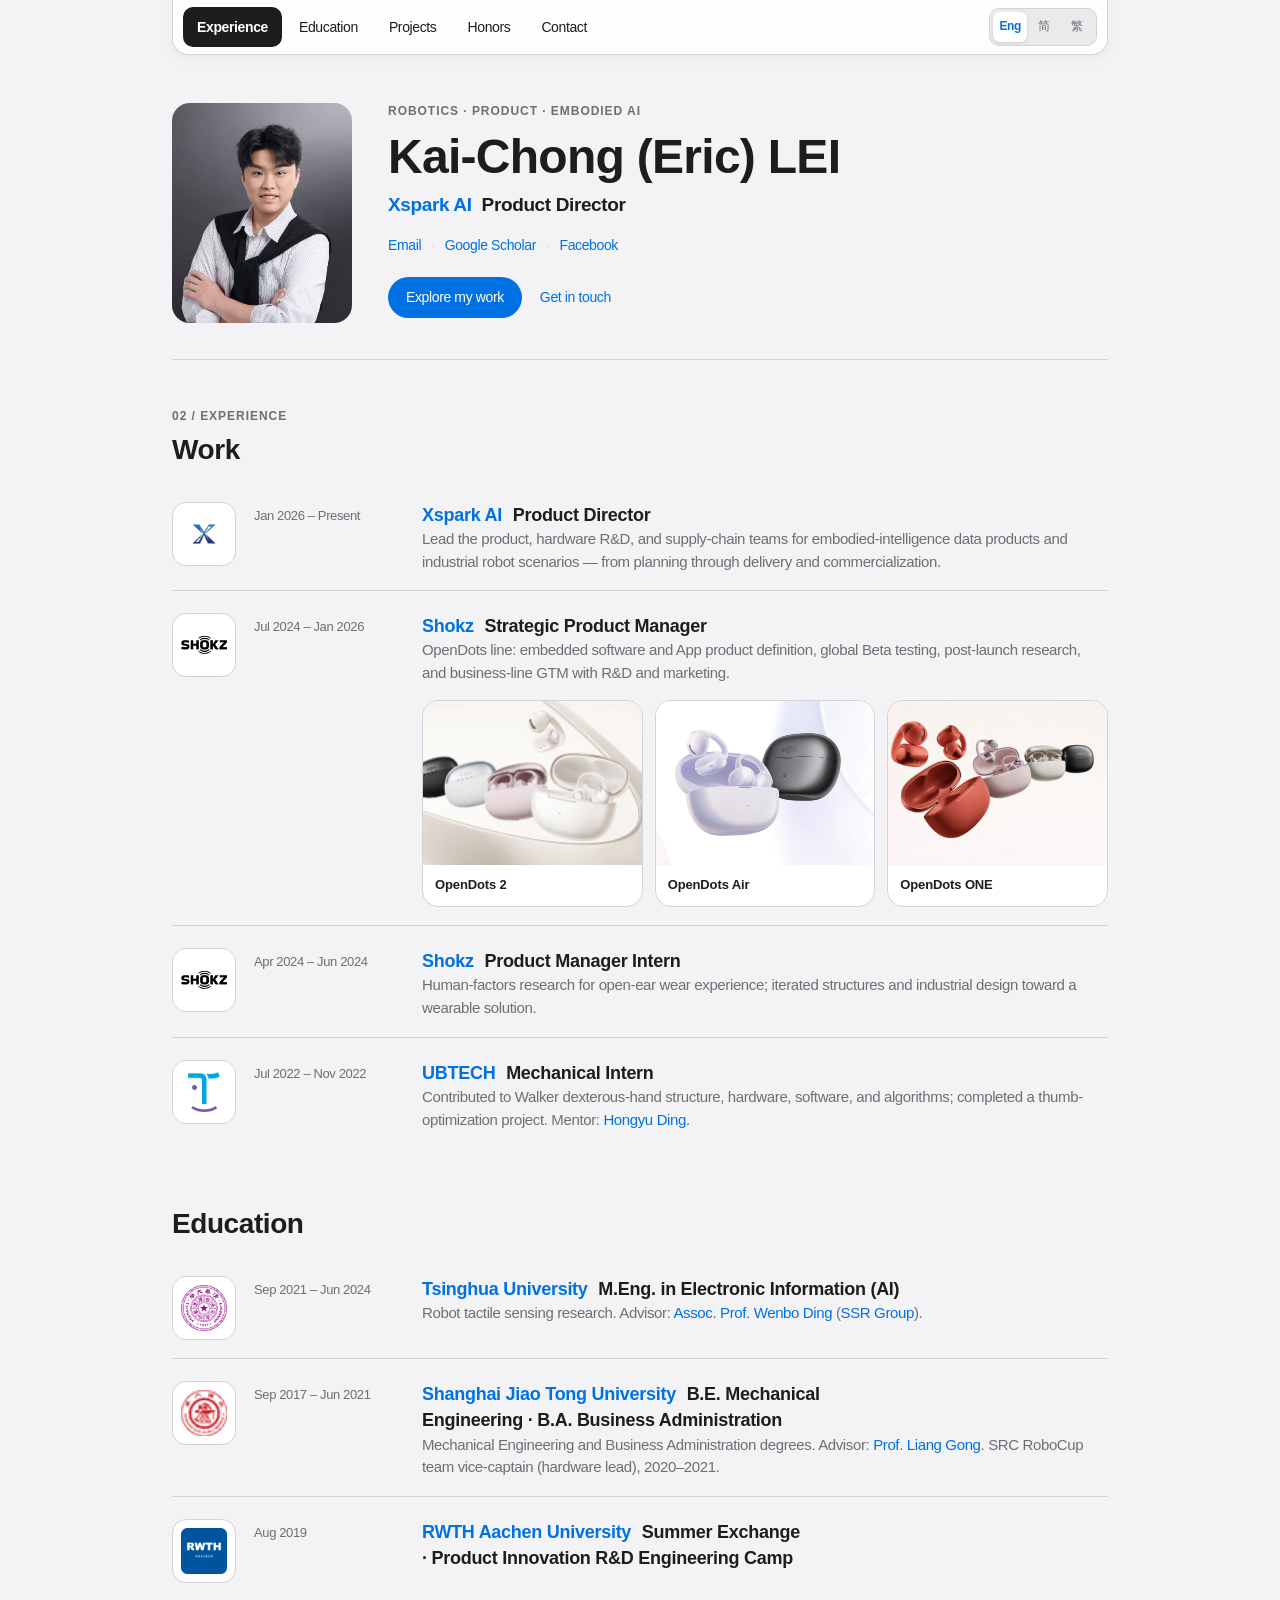
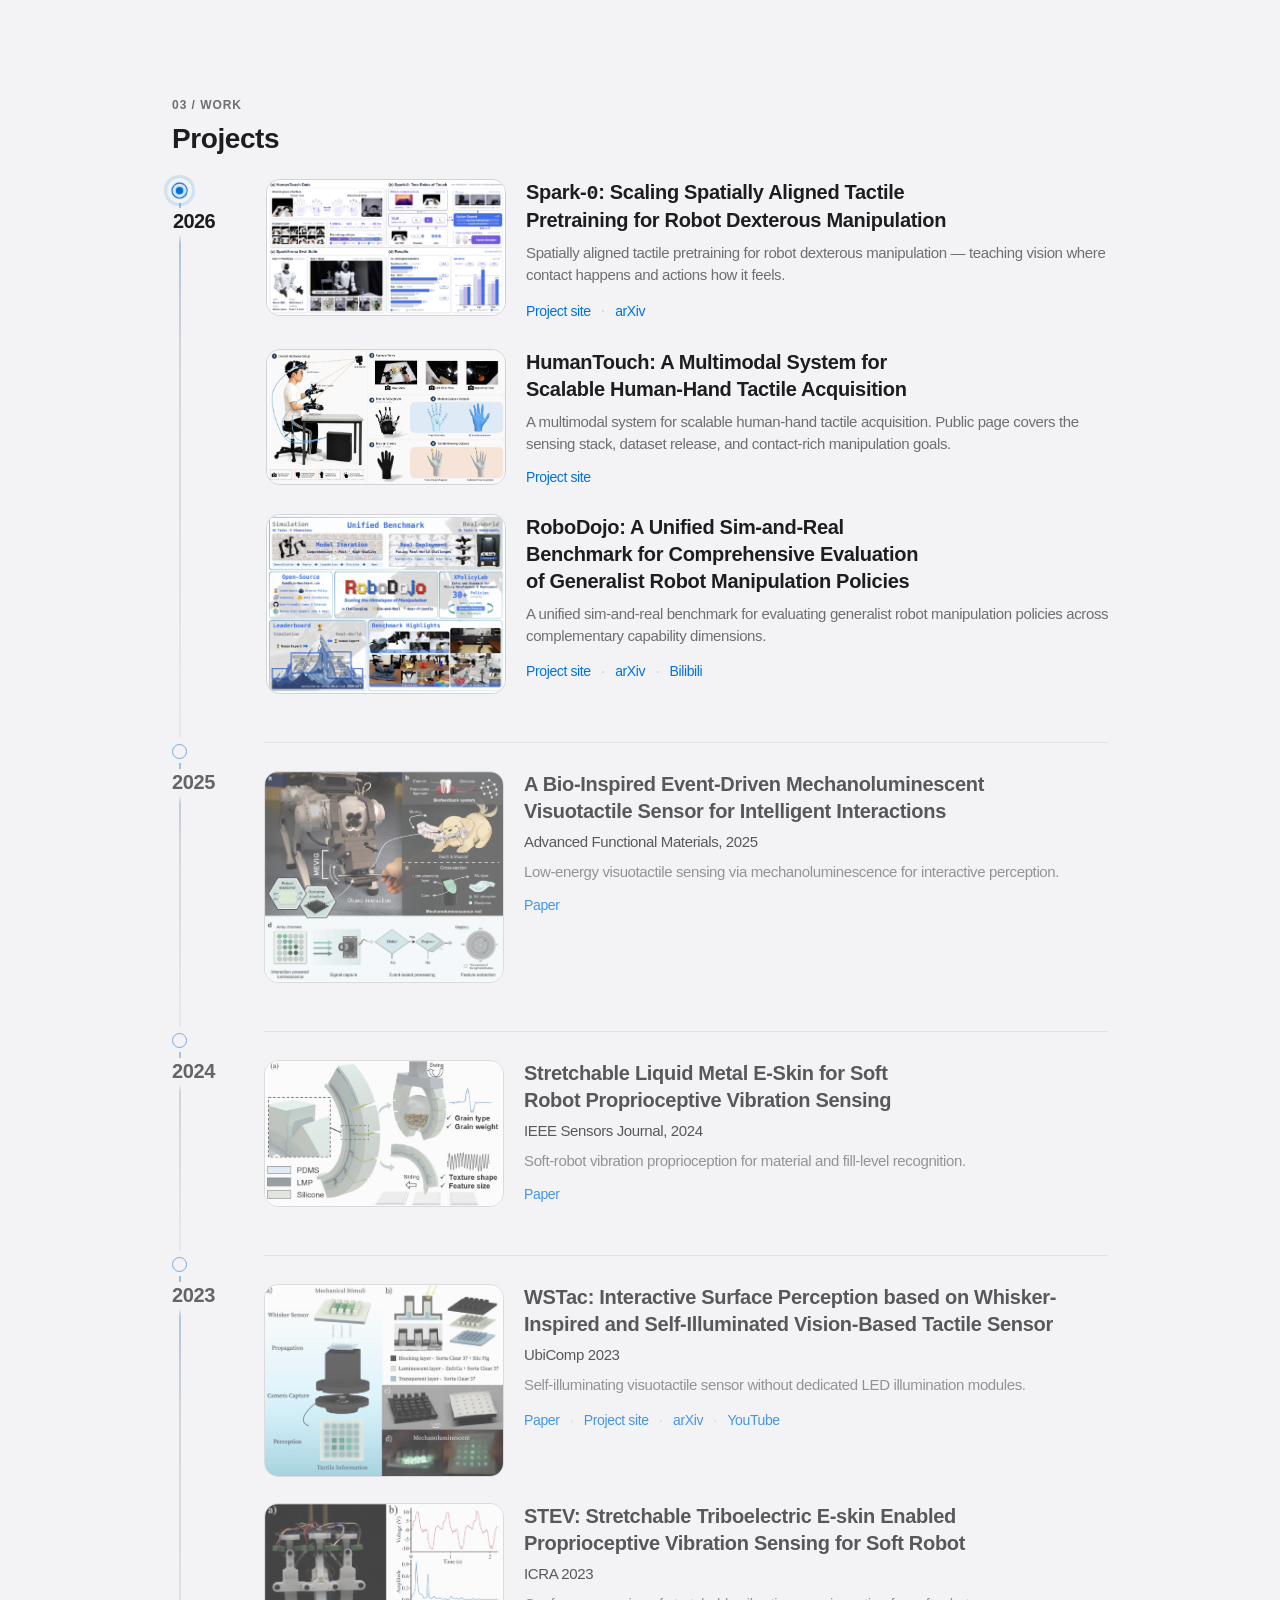
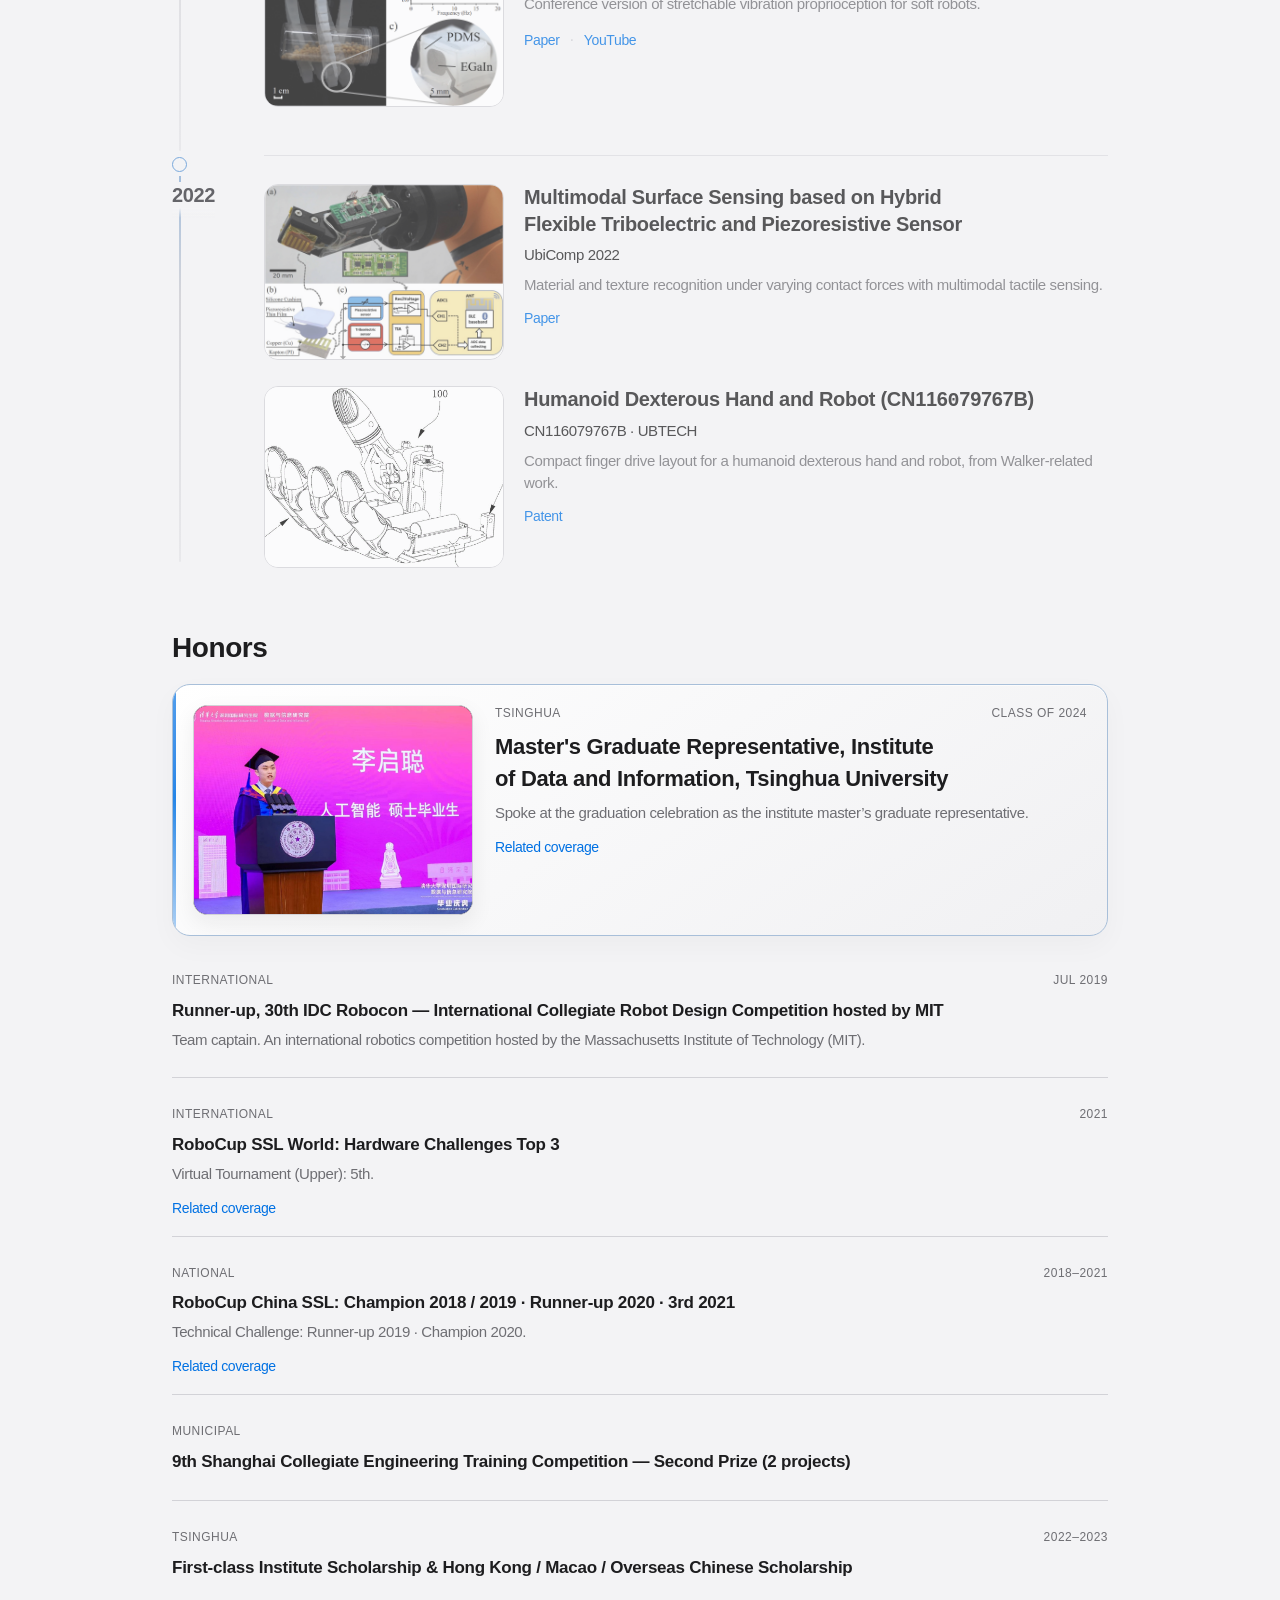
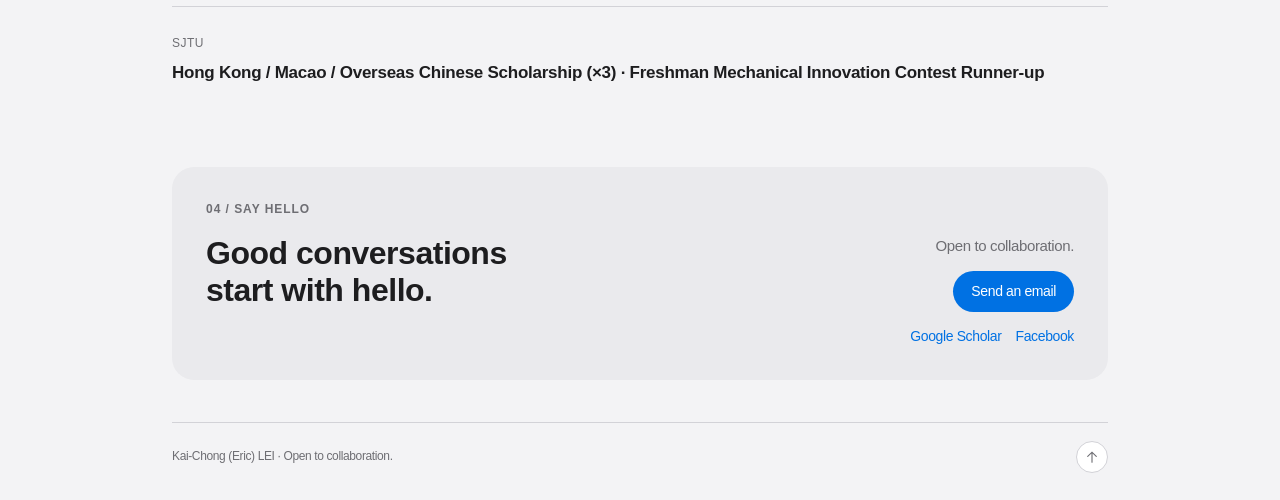
<file: index.html>
<!doctype html><html lang="en"><head><meta charset="utf-8"><meta name="viewport" content="width=device-width, initial-scale=1"><title>Kai-Chong (Eric) LEI — Personal site</title><meta name="description" content="Product leader in robotics and embodied AI — projects, experience, and ways to connect."><link rel="canonical" href="https://ericleixd.github.io/en/"><link rel="alternate" hreflang="en" href="https://ericleixd.github.io/en/"><link rel="alternate" hreflang="zh-Hans" href="https://ericleixd.github.io/zh-Hans/"><link rel="alternate" hreflang="zh-Hant" href="https://ericleixd.github.io/zh-Hant/"><script src="/entry-language.js"></script><link rel="stylesheet" href="/site.css?v=6"></head><body style="--accent:#0071e3"><div id="website"><a class="skip-link" href="#main">Skip to content</a><div class="site-shell" id="top"><header class="site-header"><nav class="site-nav" aria-label="Primary"><a class="nav-link" href="#experience">Experience</a><a class="nav-link" href="#education">Education</a><a class="nav-link" href="#projects">Projects</a><a class="nav-link" href="#honors">Honors</a><a class="nav-link" href="#contact">Contact</a></nav><nav class="languages" aria-label="Language"><a href="/en/" lang="en" hreflang="en" aria-label="English" aria-current="page">Eng</a><span class="lang-sep" aria-hidden="true">|</span><a href="/zh-Hans/" lang="zh-Hans" hreflang="zh-Hans" aria-label="简体中文" >简</a><span class="lang-sep" aria-hidden="true">|</span><a href="/zh-Hant/" lang="zh-Hant" hreflang="zh-Hant" aria-label="繁體中文" >繁</a></nav></header><main id="main"><section class="hero"><aside class="identity-card"><div class="identity-art"><img src="/assets/portrait.jpg" alt="Portrait of Kai-Chong LEI"/></div></aside><div class="hero-copy"><p class="eyebrow">ROBOTICS · PRODUCT · EMBODIED AI</p><h1>Kai-Chong (Eric) LEI</h1><p class="hero-role"><a class="entity-link hero-org" href="https://xsparkai.com/" target="_blank" rel="noopener noreferrer">Xspark AI</a><span class="hero-role-title">Product Director</span></p><div class="quick-links"><a href="mailto:liqc@xsparkai.com">Email</a><span class="dot" aria-hidden="true">·</span><a href="https://scholar.google.com/citations?hl=en&amp;user=IRvb198AAAAJ&amp;view_op=list_works&amp;sortby=pubdate" target="_blank" rel="noopener noreferrer">Google Scholar</a><span class="dot" aria-hidden="true">·</span><a href="https://www.facebook.com/eric.lei.775/" target="_blank" rel="noopener noreferrer">Facebook</a></div><div class="hero-actions"><a class="button primary" href="#projects">Explore my work</a><a class="text-link" href="#contact">Get in touch</a></div></div></section><section id="experience" class="section" aria-labelledby="experience-title"><div class="section-heading"><p class="eyebrow">02 / EXPERIENCE</p><h2 id="experience-title">Work</h2></div><div class="timeline"><article class="timeline-row"><a class="org-logo-link" href="https://xsparkai.com/" target="_blank" rel="noopener noreferrer" aria-label="Xspark AI"><div class="org-logo"><img src="/assets/logos/xspark.png" alt="Xspark AI" loading="lazy"/></div></a><span class="period">Jan 2026 – Present</span><div class="timeline-body"><h3><a class="entity-link" href="https://xsparkai.com/" target="_blank" rel="noopener noreferrer">Xspark AI</a> <span class="role-inline">Product Director</span></h3><p>Lead the product, hardware R&amp;D, and supply-chain teams for embodied-intelligence data products and industrial robot scenarios — from planning through delivery and commercialization.</p></div></article><article class="timeline-row"><a class="org-logo-link" href="https://shokz.com/" target="_blank" rel="noopener noreferrer" aria-label="Shokz"><div class="org-logo"><img src="/assets/logos/shokz.png" alt="Shokz" loading="lazy"/></div></a><span class="period">Jul 2024 – Jan 2026</span><div class="timeline-body"><h3><a class="entity-link" href="https://shokz.com/" target="_blank" rel="noopener noreferrer">Shokz</a> <span class="role-inline">Strategic Product Manager</span></h3><p>OpenDots line: embedded software and App product definition, global Beta testing, post-launch research, and business-line GTM with R&amp;D and marketing.</p><div class="product-strip"><a class="product-tile" href="https://shokz.com/pages/opendots-2" target="_blank" rel="noopener noreferrer"><div class="product-tile-media"><img src="/assets/products/opendots-2.png" alt="OpenDots 2" loading="lazy"/></div><span class="product-tile-name">OpenDots 2</span></a><a class="product-tile" href="https://shokz.com/pages/opendots-air" target="_blank" rel="noopener noreferrer"><div class="product-tile-media"><img src="/assets/products/opendots-air.png" alt="OpenDots Air" loading="lazy"/></div><span class="product-tile-name">OpenDots Air</span></a><a class="product-tile" href="https://shokz.com/pages/opendots-one" target="_blank" rel="noopener noreferrer"><div class="product-tile-media"><img src="/assets/products/opendots-one.png" alt="OpenDots ONE" loading="lazy"/></div><span class="product-tile-name">OpenDots ONE</span></a></div></div></article><article class="timeline-row"><a class="org-logo-link" href="https://shokz.com/" target="_blank" rel="noopener noreferrer" aria-label="Shokz"><div class="org-logo"><img src="/assets/logos/shokz.png" alt="Shokz" loading="lazy"/></div></a><span class="period">Apr 2024 – Jun 2024</span><div class="timeline-body"><h3><a class="entity-link" href="https://shokz.com/" target="_blank" rel="noopener noreferrer">Shokz</a> <span class="role-inline">Product Manager Intern</span></h3><p>Human-factors research for open-ear wear experience; iterated structures and industrial design toward a wearable solution.</p></div></article><article class="timeline-row"><a class="org-logo-link" href="https://www.ubtrobot.com/en/" target="_blank" rel="noopener noreferrer" aria-label="UBTECH"><div class="org-logo"><img src="/assets/logos/ubtech.png" alt="UBTECH" loading="lazy"/></div></a><span class="period">Jul 2022 – Nov 2022</span><div class="timeline-body"><h3><a class="entity-link" href="https://www.ubtrobot.com/en/" target="_blank" rel="noopener noreferrer">UBTECH</a> <span class="role-inline">Mechanical Intern</span></h3><p>Contributed to Walker dexterous-hand structure, hardware, software, and algorithms; completed a thumb-optimization project. Mentor: <a class="entity-link" href="https://www.gdou.edu.cn/jnxy/info/1054/1802.htm" target="_blank" rel="noopener noreferrer">Hongyu Ding</a>.</p></div></article></div></section><section id="education" class="section section-continue" aria-labelledby="education-title"><div class="section-heading"><h2 id="education-title">Education</h2></div><div class="timeline"><article class="timeline-row"><a class="org-logo-link" href="https://www.tsinghua.edu.cn/" target="_blank" rel="noopener noreferrer" aria-label="Tsinghua University"><div class="org-logo"><img src="/assets/logos/tsinghua.png" alt="Tsinghua University" loading="lazy"/></div></a><span class="period">Sep 2021 – Jun 2024</span><div class="timeline-body"><h3><a class="entity-link" href="https://www.tsinghua.edu.cn/" target="_blank" rel="noopener noreferrer">Tsinghua University</a> <span class="role-inline">M.Eng. in Electronic Information (AI)</span></h3><p>Robot tactile sensing research. Advisor: <a class="entity-link" href="https://www.sigs.tsinghua.edu.cn/dwb/" target="_blank" rel="noopener noreferrer">Assoc. Prof. Wenbo Ding</a> (<a class="entity-link" href="https://ssr-group.net/" target="_blank" rel="noopener noreferrer">SSR Group</a>).</p></div></article><article class="timeline-row"><a class="org-logo-link" href="https://www.sjtu.edu.cn/" target="_blank" rel="noopener noreferrer" aria-label="Shanghai Jiao Tong University"><div class="org-logo"><img src="/assets/logos/sjtu.png" alt="Shanghai Jiao Tong University" loading="lazy"/></div></a><span class="period">Sep 2017 – Jun 2021</span><div class="timeline-body"><h3><a class="entity-link" href="https://www.sjtu.edu.cn/" target="_blank" rel="noopener noreferrer">Shanghai Jiao Tong University</a> <span class="role-inline">B.E. Mechanical Engineering · B.A. Business Administration</span></h3><p>Mechanical Engineering and Business Administration degrees. Advisor: <a class="entity-link" href="https://me.sjtu.edu.cn/teacher_directory1/gongliang.html" target="_blank" rel="noopener noreferrer">Prof. Liang Gong</a>. SRC RoboCup team vice-captain (hardware lead), 2020–2021.</p></div></article><article class="timeline-row"><a class="org-logo-link" href="https://www.rwth-aachen.de/" target="_blank" rel="noopener noreferrer" aria-label="RWTH Aachen University"><div class="org-logo"><img src="/assets/logos/rwth.png" alt="RWTH Aachen University" loading="lazy"/></div></a><span class="period">Aug 2019</span><div class="timeline-body"><h3><a class="entity-link" href="https://www.rwth-aachen.de/" target="_blank" rel="noopener noreferrer">RWTH Aachen University</a> <span class="role-inline">Summer Exchange · Product Innovation R&amp;D Engineering Camp</span></h3></div></article></div></section><section id="projects" class="section section-no-rule" aria-labelledby="projects-title"><div class="section-heading"><p class="eyebrow">03 / WORK</p><h2 id="projects-title">Projects</h2></div><div class="project-timeline"><div class="project-year-block"><div class="project-year-rail"><span class="project-year-node" aria-hidden="true"></span><div class="project-year numeric-safe">2026</div></div><div class="project-year-items"><article class="project-card has-cover"><div class="project-cover"><img src="/assets/covers/spark-0.png" alt="Spark-0: Scaling Spatially Aligned Tactile Pretraining for Robot Dexterous Manipulation" loading="lazy"/></div><div class="project-body"><h3 class="numeric-safe">Spark-<span class="digit-zero">0</span>: Scaling Spatially Aligned Tactile Pretraining for Robot Dexterous Manipulation</h3><p>Spatially aligned tactile pretraining for robot dexterous manipulation — teaching vision where contact happens and actions how it feels.</p><div class="out-links"><a class="text-link" href="https://xsparkai.com/Spark-0/" target="_blank" rel="noopener noreferrer">Project site</a><span class="dot" aria-hidden="true">·</span><a class="text-link" href="https://arxiv.org/abs/2610.22342" target="_blank" rel="noopener noreferrer">arXiv</a></div></div></article><article class="project-card has-cover"><div class="project-cover"><img src="/assets/covers/humantouch.png" alt="HumanTouch: A Multimodal System for Scalable Human-Hand Tactile Acquisition" loading="lazy"/></div><div class="project-body"><h3 class="numeric-safe">HumanTouch: A Multimodal System for Scalable Human-Hand Tactile Acquisition</h3><p>A multimodal system for scalable human-hand tactile acquisition. Public page covers the sensing stack, dataset release, and contact-rich manipulation goals.</p><div class="out-links"><a class="text-link" href="https://xsparkai.com/sparklab/humantouch/" target="_blank" rel="noopener noreferrer">Project site</a></div></div></article><article class="project-card has-cover"><div class="project-cover"><img src="/assets/covers/robodojo.jpg" alt="RoboDojo: A Unified Sim-and-Real Benchmark for Comprehensive Evaluation of Generalist Robot Manipulation Policies" loading="lazy"/></div><div class="project-body"><h3 class="numeric-safe">RoboDojo: A Unified Sim-and-Real Benchmark for Comprehensive Evaluation of Generalist Robot Manipulation Policies</h3><p>A unified sim-and-real benchmark for evaluating generalist robot manipulation policies across complementary capability dimensions.</p><div class="out-links"><a class="text-link" href="https://robodojo-benchmark.com/" target="_blank" rel="noopener noreferrer">Project site</a><span class="dot" aria-hidden="true">·</span><a class="text-link" href="https://arxiv.org/abs/2607.04434" target="_blank" rel="noopener noreferrer">arXiv</a><span class="dot" aria-hidden="true">·</span><a class="text-link" href="https://www.bilibili.com/video/BV1qSt26YEkk/" target="_blank" rel="noopener noreferrer">Bilibili</a></div></div></article></div></div><div class="project-year-block"><div class="project-year-rail"><span class="project-year-node" aria-hidden="true"></span><div class="project-year numeric-safe">2025</div></div><div class="project-year-items"><article class="project-card has-cover"><div class="project-cover"><img src="/assets/covers/mevig-visuotactile.png" alt="A Bio-Inspired Event-Driven Mechanoluminescent Visuotactile Sensor for Intelligent Interactions" loading="lazy"/></div><div class="project-body"><h3 class="numeric-safe">A Bio-Inspired Event-Driven Mechanoluminescent Visuotactile Sensor for Intelligent Interactions</h3><p class="venue">Advanced Functional Materials, 2025</p><p>Low-energy visuotactile sensing via mechanoluminescence for interactive perception.</p><div class="out-links"><a class="text-link" href="https://advanced.onlinelibrary.wiley.com/doi/abs/10.1002/adfm.202420872" target="_blank" rel="noopener noreferrer">Paper</a></div></div></article></div></div><div class="project-year-block"><div class="project-year-rail"><span class="project-year-node" aria-hidden="true"></span><div class="project-year numeric-safe">2024</div></div><div class="project-year-items"><article class="project-card has-cover"><div class="project-cover"><img src="/assets/covers/liquid-metal-eskin.png" alt="Stretchable Liquid Metal E-Skin for Soft Robot Proprioceptive Vibration Sensing" loading="lazy"/></div><div class="project-body"><h3 class="numeric-safe">Stretchable Liquid Metal E-Skin for Soft Robot Proprioceptive Vibration Sensing</h3><p class="venue">IEEE Sensors Journal, 2024</p><p>Soft-robot vibration proprioception for material and fill-level recognition.</p><div class="out-links"><a class="text-link" href="https://ieeexplore.ieee.org/abstract/document/10510211/" target="_blank" rel="noopener noreferrer">Paper</a></div></div></article></div></div><div class="project-year-block"><div class="project-year-rail"><span class="project-year-node" aria-hidden="true"></span><div class="project-year numeric-safe">2023</div></div><div class="project-year-items"><article class="project-card has-cover"><div class="project-cover"><img src="/assets/covers/wstac.png" alt="WSTac: Interactive Surface Perception based on Whisker-Inspired and Self-Illuminated Vision-Based Tactile Sensor" loading="lazy"/></div><div class="project-body"><h3 class="numeric-safe">WSTac: Interactive Surface Perception based on Whisker-Inspired and Self-Illuminated Vision-Based Tactile Sensor</h3><p class="venue">UbiComp 2023</p><p>Self-illuminating visuotactile sensor without dedicated LED illumination modules.</p><div class="out-links"><a class="text-link" href="https://dl.acm.org/doi/10.1145/3594739.3612916" target="_blank" rel="noopener noreferrer">Paper</a><span class="dot" aria-hidden="true">·</span><a class="text-link" href="https://sites.google.com/view/wstac/" target="_blank" rel="noopener noreferrer">Project site</a><span class="dot" aria-hidden="true">·</span><a class="text-link" href="https://arxiv.org/abs/2308.13241" target="_blank" rel="noopener noreferrer">arXiv</a><span class="dot" aria-hidden="true">·</span><a class="text-link" href="https://www.youtube.com/watch?v=0UY36Y_y56g" target="_blank" rel="noopener noreferrer">YouTube</a></div></div></article><article class="project-card has-cover"><div class="project-cover"><img src="/assets/covers/stev.png" alt="STEV: Stretchable Triboelectric E-skin Enabled Proprioceptive Vibration Sensing for Soft Robot" loading="lazy"/></div><div class="project-body"><h3 class="numeric-safe">STEV: Stretchable Triboelectric E-skin Enabled Proprioceptive Vibration Sensing for Soft Robot</h3><p class="venue">ICRA 2023</p><p>Conference version of stretchable vibration proprioception for soft robots.</p><div class="out-links"><a class="text-link" href="https://ieeexplore.ieee.org/document/10160790" target="_blank" rel="noopener noreferrer">Paper</a><span class="dot" aria-hidden="true">·</span><a class="text-link" href="https://www.youtube.com/watch?v=D2QbNgPtL-I&amp;t=205s" target="_blank" rel="noopener noreferrer">YouTube</a></div></div></article></div></div><div class="project-year-block"><div class="project-year-rail"><span class="project-year-node" aria-hidden="true"></span><div class="project-year numeric-safe">2022</div></div><div class="project-year-items"><article class="project-card has-cover"><div class="project-cover"><img src="/assets/covers/multimodal-surface-sensing.png" alt="Multimodal Surface Sensing based on Hybrid Flexible Triboelectric and Piezoresistive Sensor" loading="lazy"/></div><div class="project-body"><h3 class="numeric-safe">Multimodal Surface Sensing based on Hybrid Flexible Triboelectric and Piezoresistive Sensor</h3><p class="venue">UbiComp 2022</p><p>Material and texture recognition under varying contact forces with multimodal tactile sensing.</p><div class="out-links"><a class="text-link" href="https://dl.acm.org/doi/10.1145/3544793.3560404" target="_blank" rel="noopener noreferrer">Paper</a></div></div></article><article class="project-card has-cover"><div class="project-cover"><img src="/assets/covers/patent-cn116079767a.png" alt="Humanoid Dexterous Hand and Robot (CN116079767B)" loading="lazy"/></div><div class="project-body"><h3 class="numeric-safe">Humanoid Dexterous Hand and Robot (CN116<span class="digit-zero">0</span>79767B)</h3><p class="venue">CN116079767B · UBTECH</p><p>Compact finger drive layout for a humanoid dexterous hand and robot, from Walker-related work.</p><div class="out-links"><a class="text-link" href="https://patents.google.com/patent/CN116079767B/en" target="_blank" rel="noopener noreferrer">Patent</a></div></div></article></div></div></div></section><section id="honors" class="section section-continue" aria-labelledby="honors-title"><div class="section-heading"><h2 id="honors-title">Honors</h2></div><div class="honors"><article class="honor-card featured"><div class="honor-cover"><img src="/assets/honors/tsinghua-grad-rep.jpg" alt="Master&amp;#39;s Graduate Representative, Institute of Data and Information, Tsinghua University" loading="lazy"/></div><div class="honor-body"><div class="honor-meta"><span>Tsinghua</span><span>Class of 2024</span></div><h3>Master&#39;s Graduate Representative, Institute of Data and Information, Tsinghua University</h3><p>Spoke at the graduation celebration as the institute master’s graduate representative.</p><a class="text-link" href="https://www.tsinghua.edu.cn/" target="_blank" rel="noopener noreferrer">Related coverage</a></div></article><article class="honor-card"><div class="honor-body"><div class="honor-meta"><span>International</span><span>Jul 2019</span></div><h3>Runner-up, 30th IDC Robocon — International Collegiate Robot Design Competition hosted by MIT</h3><p>Team captain. An international robotics competition hosted by the Massachusetts Institute of Technology (MIT).</p></div></article><article class="honor-card"><div class="honor-body"><div class="honor-meta"><span>International</span><span>2021</span></div><h3>RoboCup SSL World: Hardware Challenges Top 3</h3><p>Virtual Tournament (Upper): 5th.</p><a class="text-link" href="https://mp.weixin.qq.com/s?__biz=MzIzNzAxNTE5OA==&amp;mid=2650219184&amp;idx=1&amp;sn=811200aa4e78bd03337ccedc665ca3c1" target="_blank" rel="noopener noreferrer">Related coverage</a></div></article><article class="honor-card"><div class="honor-body"><div class="honor-meta"><span>National</span><span>2018–2021</span></div><h3>RoboCup China SSL: Champion 2018 / 2019 · Runner-up 2020 · 3rd 2021</h3><p>Technical Challenge: Runner-up 2019 · Champion 2020.</p><a class="text-link" href="https://mp.weixin.qq.com/s?__biz=MjM5MDIyMDQyMA==&amp;mid=2650651995&amp;idx=1&amp;sn=fc51d8011697d6beb79208abbd070265" target="_blank" rel="noopener noreferrer">Related coverage</a></div></article><article class="honor-card"><div class="honor-body"><div class="honor-meta"><span>Municipal</span><span></span></div><h3>9th Shanghai Collegiate Engineering Training Competition — Second Prize (2 projects)</h3><p></p></div></article><article class="honor-card"><div class="honor-body"><div class="honor-meta"><span>Tsinghua</span><span>2022–2023</span></div><h3>First-class Institute Scholarship &amp; Hong Kong / Macao / Overseas Chinese Scholarship</h3><p></p></div></article><article class="honor-card"><div class="honor-body"><div class="honor-meta"><span>SJTU</span><span></span></div><h3>Hong Kong / Macao / Overseas Chinese Scholarship (×3) · Freshman Mechanical Innovation Contest Runner-up</h3><p></p></div></article></div></section><section id="contact" class="contact-section" aria-labelledby="contact-title"><p class="eyebrow">04 / SAY HELLO</p><div class="contact-grid"><h2 id="contact-title">Good conversations
start with hello.</h2><div class="contact-actions"><p>Open to collaboration.</p><a class="button primary" href="mailto:liqc@xsparkai.com">Send an email</a><div class="social-links"><a href="https://scholar.google.com/citations?hl=en&amp;user=IRvb198AAAAJ&amp;view_op=list_works&amp;sortby=pubdate" target="_blank" rel="noopener noreferrer">Google Scholar</a><a href="https://www.facebook.com/eric.lei.775/" target="_blank" rel="noopener noreferrer">Facebook</a></div></div></div></section></main><footer class="site-footer"><span>Kai-Chong (Eric) LEI · Open to collaboration.</span><a class="back-top" href="#top" aria-label="Back to top"><svg viewBox="0 0 24 24" width="18" height="18" aria-hidden="true" focusable="false"><path fill="currentColor" d="M12 4.5 5.75 10.75a.75.75 0 0 0 1.06 1.06L11.25 7.37V19a.75.75 0 0 0 1.5 0V7.37l4.44 4.44a.75.75 0 1 0 1.06-1.06L12 4.5Z"/></svg></a></footer></div></div><script src="/site.js?v=4" defer></script></body></html>
</file>
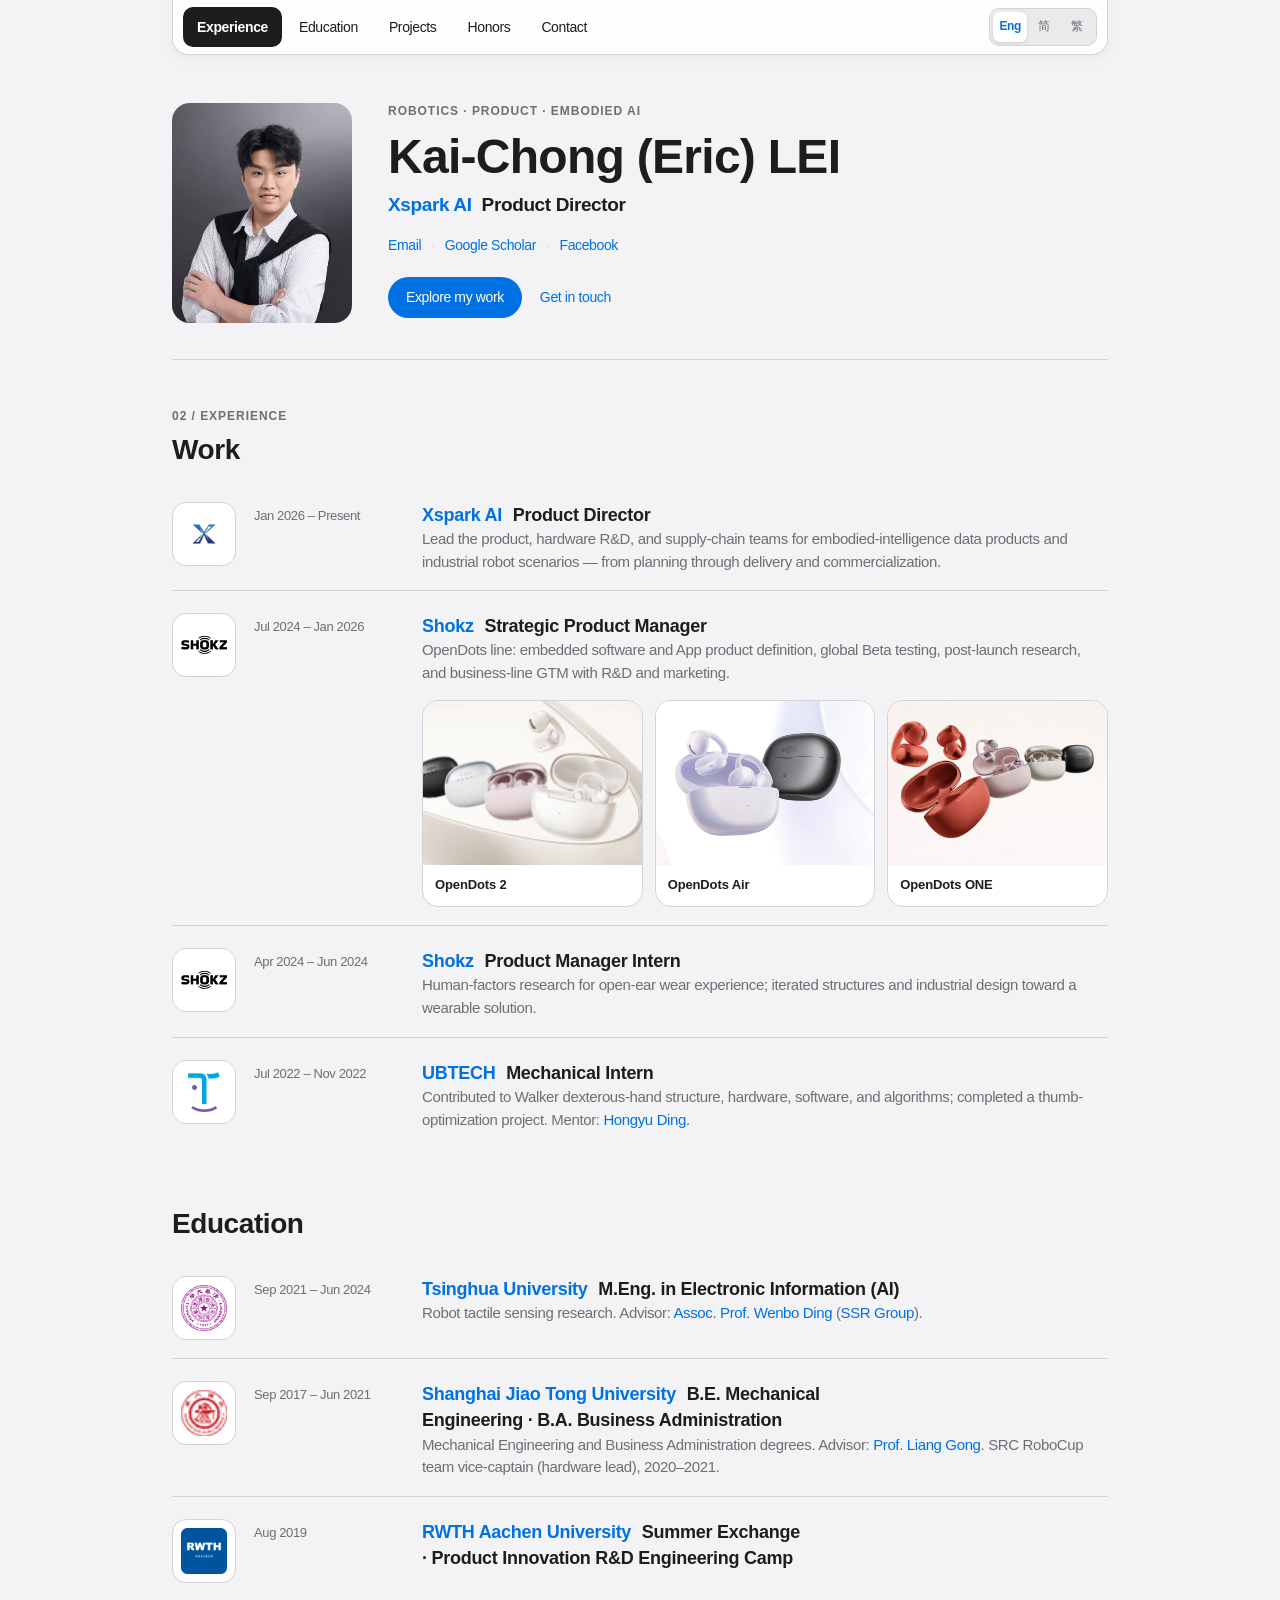
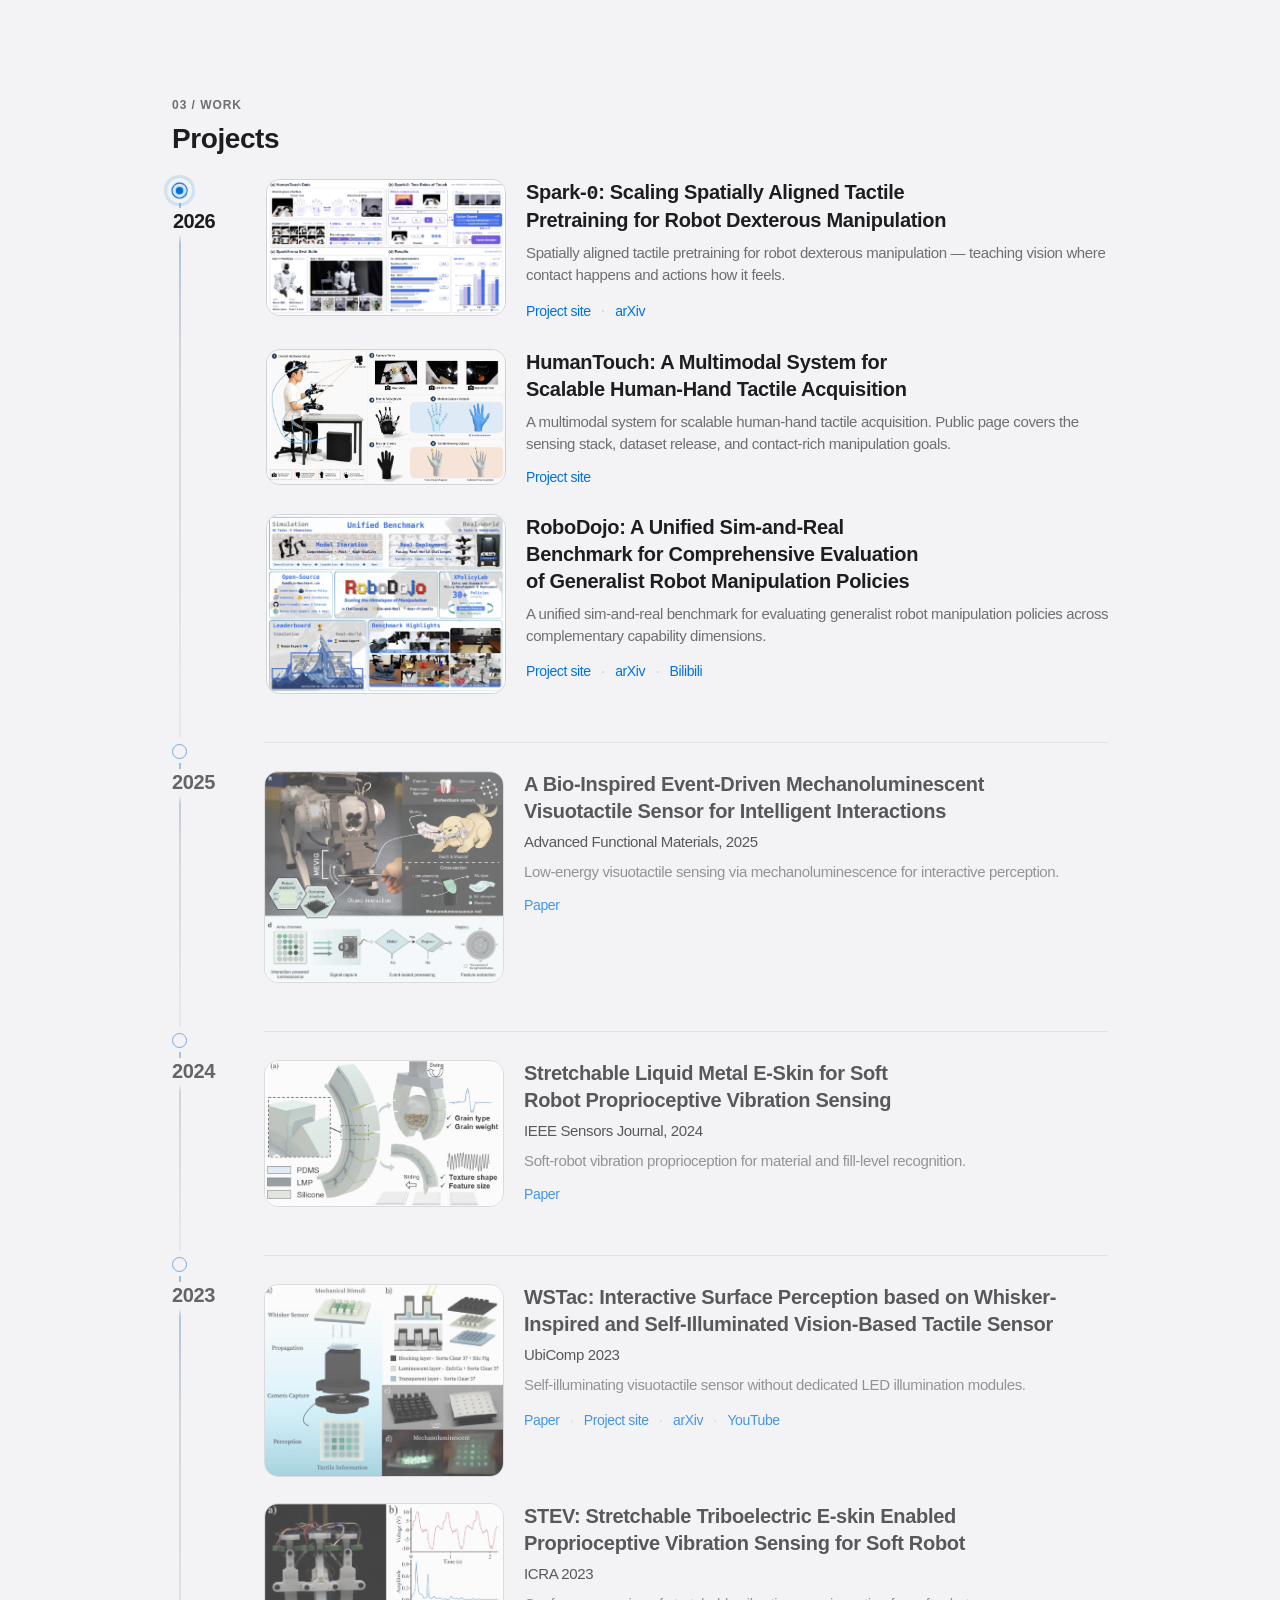
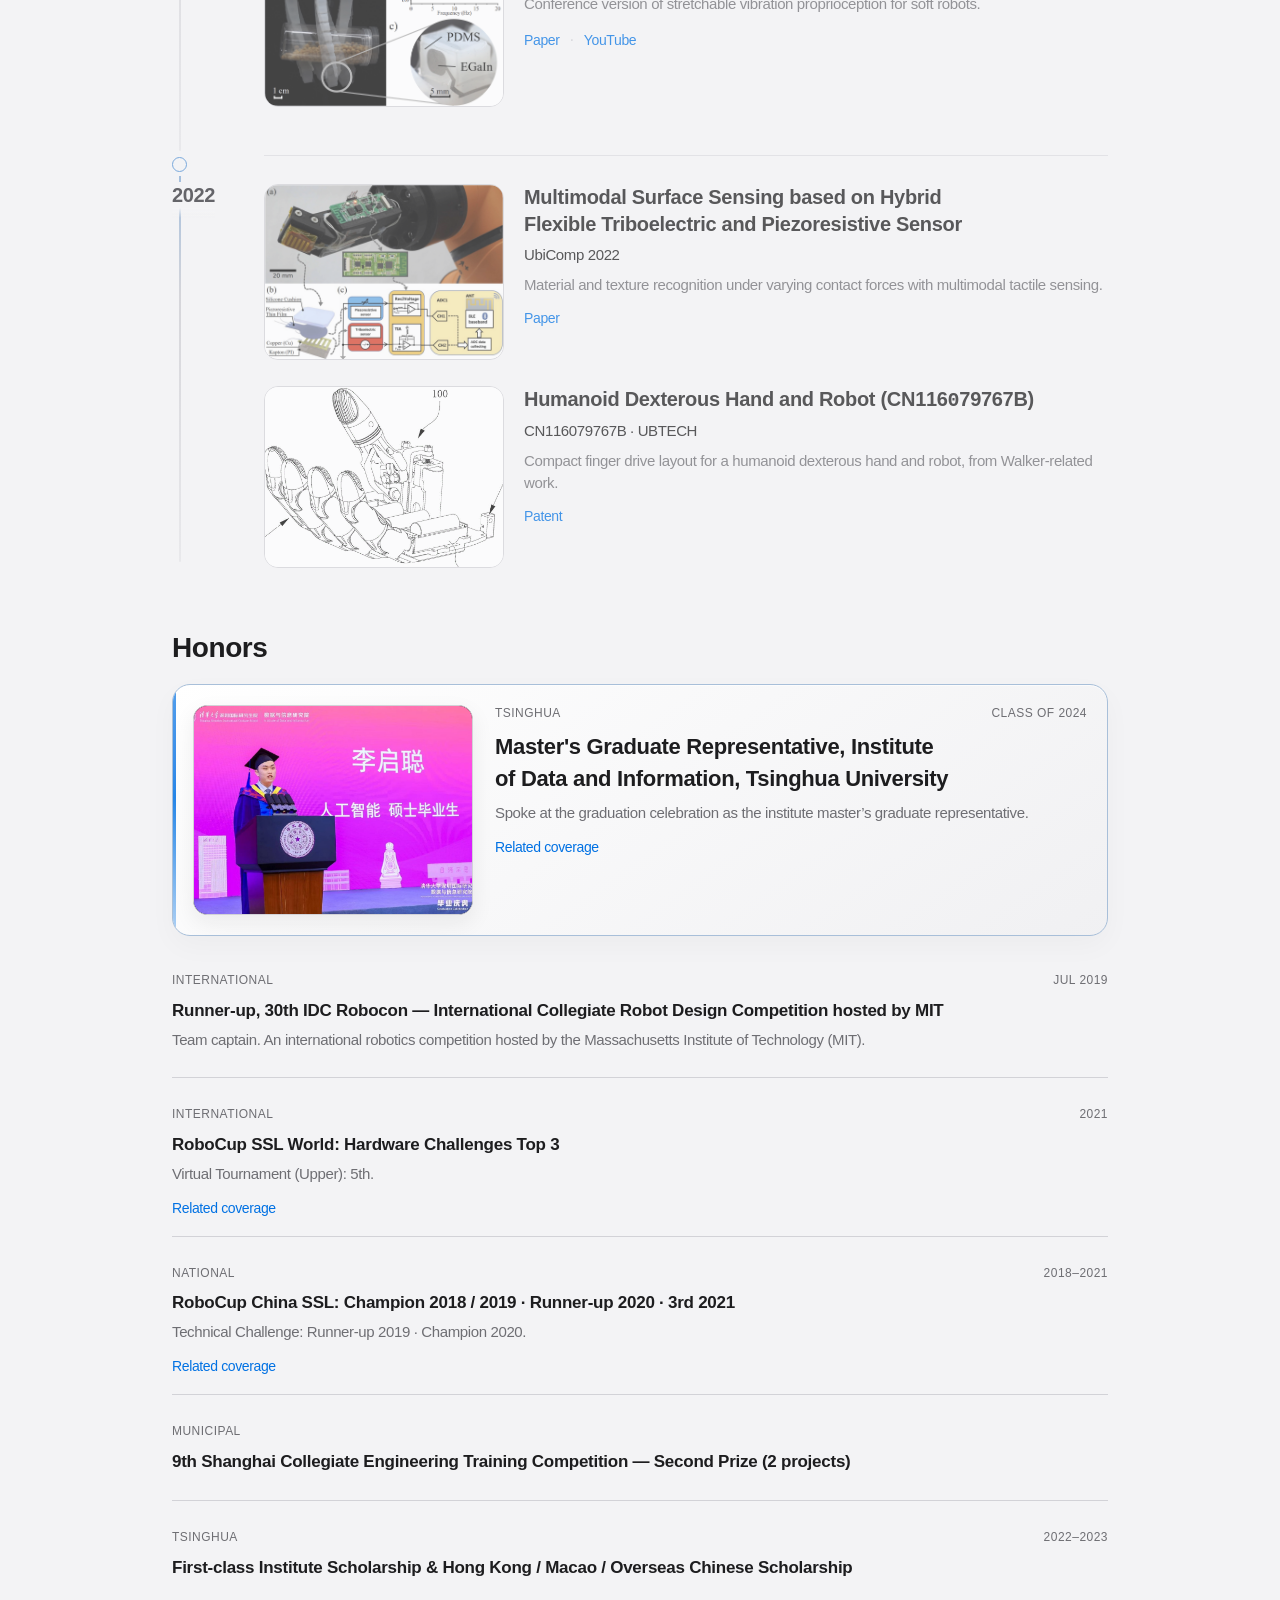
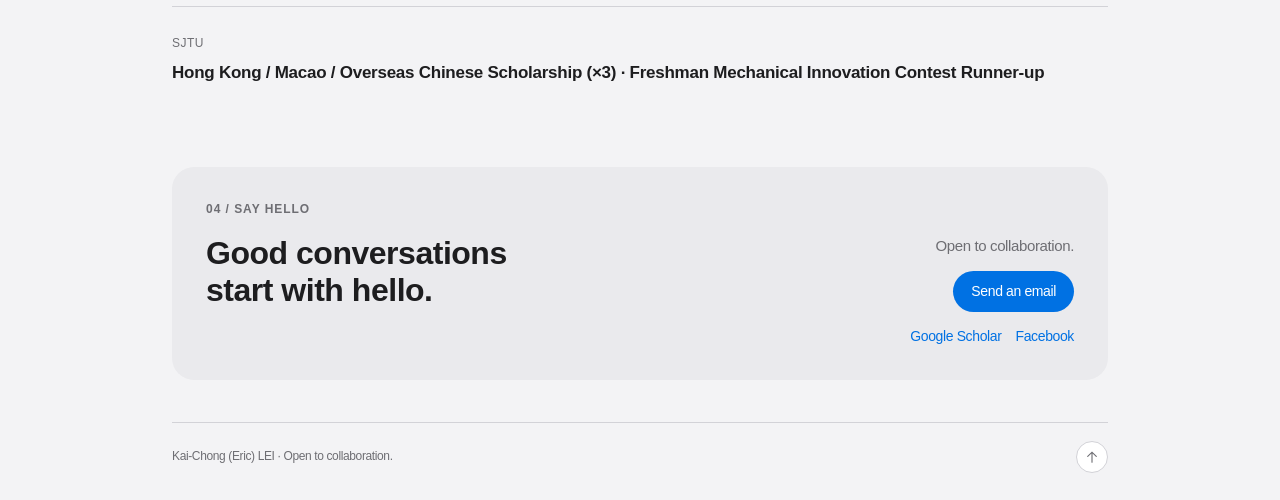
<file: en/index.html>
<!doctype html><html lang="en"><head><meta charset="utf-8"><meta name="viewport" content="width=device-width, initial-scale=1"><title>Kai-Chong (Eric) LEI — Personal site</title><meta name="description" content="Product leader in robotics and embodied AI — projects, experience, and ways to connect."><link rel="canonical" href="https://ericleixd.github.io/en/"><link rel="alternate" hreflang="en" href="https://ericleixd.github.io/en/"><link rel="alternate" hreflang="zh-Hans" href="https://ericleixd.github.io/zh-Hans/"><link rel="alternate" hreflang="zh-Hant" href="https://ericleixd.github.io/zh-Hant/"><link rel="stylesheet" href="/site.css?v=6"></head><body style="--accent:#0071e3"><div id="website"><a class="skip-link" href="#main">Skip to content</a><div class="site-shell" id="top"><header class="site-header"><nav class="site-nav" aria-label="Primary"><a class="nav-link" href="#experience">Experience</a><a class="nav-link" href="#education">Education</a><a class="nav-link" href="#projects">Projects</a><a class="nav-link" href="#honors">Honors</a><a class="nav-link" href="#contact">Contact</a></nav><nav class="languages" aria-label="Language"><a href="/en/" lang="en" hreflang="en" aria-label="English" aria-current="page">Eng</a><span class="lang-sep" aria-hidden="true">|</span><a href="/zh-Hans/" lang="zh-Hans" hreflang="zh-Hans" aria-label="简体中文" >简</a><span class="lang-sep" aria-hidden="true">|</span><a href="/zh-Hant/" lang="zh-Hant" hreflang="zh-Hant" aria-label="繁體中文" >繁</a></nav></header><main id="main"><section class="hero"><aside class="identity-card"><div class="identity-art"><img src="/assets/portrait.jpg" alt="Portrait of Kai-Chong LEI"/></div></aside><div class="hero-copy"><p class="eyebrow">ROBOTICS · PRODUCT · EMBODIED AI</p><h1>Kai-Chong (Eric) LEI</h1><p class="hero-role"><a class="entity-link hero-org" href="https://xsparkai.com/" target="_blank" rel="noopener noreferrer">Xspark AI</a><span class="hero-role-title">Product Director</span></p><div class="quick-links"><a href="mailto:liqc@xsparkai.com">Email</a><span class="dot" aria-hidden="true">·</span><a href="https://scholar.google.com/citations?hl=en&amp;user=IRvb198AAAAJ&amp;view_op=list_works&amp;sortby=pubdate" target="_blank" rel="noopener noreferrer">Google Scholar</a><span class="dot" aria-hidden="true">·</span><a href="https://www.facebook.com/eric.lei.775/" target="_blank" rel="noopener noreferrer">Facebook</a></div><div class="hero-actions"><a class="button primary" href="#projects">Explore my work</a><a class="text-link" href="#contact">Get in touch</a></div></div></section><section id="experience" class="section" aria-labelledby="experience-title"><div class="section-heading"><p class="eyebrow">02 / EXPERIENCE</p><h2 id="experience-title">Work</h2></div><div class="timeline"><article class="timeline-row"><a class="org-logo-link" href="https://xsparkai.com/" target="_blank" rel="noopener noreferrer" aria-label="Xspark AI"><div class="org-logo"><img src="/assets/logos/xspark.png" alt="Xspark AI" loading="lazy"/></div></a><span class="period">Jan 2026 – Present</span><div class="timeline-body"><h3><a class="entity-link" href="https://xsparkai.com/" target="_blank" rel="noopener noreferrer">Xspark AI</a> <span class="role-inline">Product Director</span></h3><p>Lead the product, hardware R&amp;D, and supply-chain teams for embodied-intelligence data products and industrial robot scenarios — from planning through delivery and commercialization.</p></div></article><article class="timeline-row"><a class="org-logo-link" href="https://shokz.com/" target="_blank" rel="noopener noreferrer" aria-label="Shokz"><div class="org-logo"><img src="/assets/logos/shokz.png" alt="Shokz" loading="lazy"/></div></a><span class="period">Jul 2024 – Jan 2026</span><div class="timeline-body"><h3><a class="entity-link" href="https://shokz.com/" target="_blank" rel="noopener noreferrer">Shokz</a> <span class="role-inline">Strategic Product Manager</span></h3><p>OpenDots line: embedded software and App product definition, global Beta testing, post-launch research, and business-line GTM with R&amp;D and marketing.</p><div class="product-strip"><a class="product-tile" href="https://shokz.com/pages/opendots-2" target="_blank" rel="noopener noreferrer"><div class="product-tile-media"><img src="/assets/products/opendots-2.png" alt="OpenDots 2" loading="lazy"/></div><span class="product-tile-name">OpenDots 2</span></a><a class="product-tile" href="https://shokz.com/pages/opendots-air" target="_blank" rel="noopener noreferrer"><div class="product-tile-media"><img src="/assets/products/opendots-air.png" alt="OpenDots Air" loading="lazy"/></div><span class="product-tile-name">OpenDots Air</span></a><a class="product-tile" href="https://shokz.com/pages/opendots-one" target="_blank" rel="noopener noreferrer"><div class="product-tile-media"><img src="/assets/products/opendots-one.png" alt="OpenDots ONE" loading="lazy"/></div><span class="product-tile-name">OpenDots ONE</span></a></div></div></article><article class="timeline-row"><a class="org-logo-link" href="https://shokz.com/" target="_blank" rel="noopener noreferrer" aria-label="Shokz"><div class="org-logo"><img src="/assets/logos/shokz.png" alt="Shokz" loading="lazy"/></div></a><span class="period">Apr 2024 – Jun 2024</span><div class="timeline-body"><h3><a class="entity-link" href="https://shokz.com/" target="_blank" rel="noopener noreferrer">Shokz</a> <span class="role-inline">Product Manager Intern</span></h3><p>Human-factors research for open-ear wear experience; iterated structures and industrial design toward a wearable solution.</p></div></article><article class="timeline-row"><a class="org-logo-link" href="https://www.ubtrobot.com/en/" target="_blank" rel="noopener noreferrer" aria-label="UBTECH"><div class="org-logo"><img src="/assets/logos/ubtech.png" alt="UBTECH" loading="lazy"/></div></a><span class="period">Jul 2022 – Nov 2022</span><div class="timeline-body"><h3><a class="entity-link" href="https://www.ubtrobot.com/en/" target="_blank" rel="noopener noreferrer">UBTECH</a> <span class="role-inline">Mechanical Intern</span></h3><p>Contributed to Walker dexterous-hand structure, hardware, software, and algorithms; completed a thumb-optimization project. Mentor: <a class="entity-link" href="https://www.gdou.edu.cn/jnxy/info/1054/1802.htm" target="_blank" rel="noopener noreferrer">Hongyu Ding</a>.</p></div></article></div></section><section id="education" class="section section-continue" aria-labelledby="education-title"><div class="section-heading"><h2 id="education-title">Education</h2></div><div class="timeline"><article class="timeline-row"><a class="org-logo-link" href="https://www.tsinghua.edu.cn/" target="_blank" rel="noopener noreferrer" aria-label="Tsinghua University"><div class="org-logo"><img src="/assets/logos/tsinghua.png" alt="Tsinghua University" loading="lazy"/></div></a><span class="period">Sep 2021 – Jun 2024</span><div class="timeline-body"><h3><a class="entity-link" href="https://www.tsinghua.edu.cn/" target="_blank" rel="noopener noreferrer">Tsinghua University</a> <span class="role-inline">M.Eng. in Electronic Information (AI)</span></h3><p>Robot tactile sensing research. Advisor: <a class="entity-link" href="https://www.sigs.tsinghua.edu.cn/dwb/" target="_blank" rel="noopener noreferrer">Assoc. Prof. Wenbo Ding</a> (<a class="entity-link" href="https://ssr-group.net/" target="_blank" rel="noopener noreferrer">SSR Group</a>).</p></div></article><article class="timeline-row"><a class="org-logo-link" href="https://www.sjtu.edu.cn/" target="_blank" rel="noopener noreferrer" aria-label="Shanghai Jiao Tong University"><div class="org-logo"><img src="/assets/logos/sjtu.png" alt="Shanghai Jiao Tong University" loading="lazy"/></div></a><span class="period">Sep 2017 – Jun 2021</span><div class="timeline-body"><h3><a class="entity-link" href="https://www.sjtu.edu.cn/" target="_blank" rel="noopener noreferrer">Shanghai Jiao Tong University</a> <span class="role-inline">B.E. Mechanical Engineering · B.A. Business Administration</span></h3><p>Mechanical Engineering and Business Administration degrees. Advisor: <a class="entity-link" href="https://me.sjtu.edu.cn/teacher_directory1/gongliang.html" target="_blank" rel="noopener noreferrer">Prof. Liang Gong</a>. SRC RoboCup team vice-captain (hardware lead), 2020–2021.</p></div></article><article class="timeline-row"><a class="org-logo-link" href="https://www.rwth-aachen.de/" target="_blank" rel="noopener noreferrer" aria-label="RWTH Aachen University"><div class="org-logo"><img src="/assets/logos/rwth.png" alt="RWTH Aachen University" loading="lazy"/></div></a><span class="period">Aug 2019</span><div class="timeline-body"><h3><a class="entity-link" href="https://www.rwth-aachen.de/" target="_blank" rel="noopener noreferrer">RWTH Aachen University</a> <span class="role-inline">Summer Exchange · Product Innovation R&amp;D Engineering Camp</span></h3></div></article></div></section><section id="projects" class="section section-no-rule" aria-labelledby="projects-title"><div class="section-heading"><p class="eyebrow">03 / WORK</p><h2 id="projects-title">Projects</h2></div><div class="project-timeline"><div class="project-year-block"><div class="project-year-rail"><span class="project-year-node" aria-hidden="true"></span><div class="project-year numeric-safe">2026</div></div><div class="project-year-items"><article class="project-card has-cover"><div class="project-cover"><img src="/assets/covers/spark-0.png" alt="Spark-0: Scaling Spatially Aligned Tactile Pretraining for Robot Dexterous Manipulation" loading="lazy"/></div><div class="project-body"><h3 class="numeric-safe">Spark-<span class="digit-zero">0</span>: Scaling Spatially Aligned Tactile Pretraining for Robot Dexterous Manipulation</h3><p>Spatially aligned tactile pretraining for robot dexterous manipulation — teaching vision where contact happens and actions how it feels.</p><div class="out-links"><a class="text-link" href="https://xsparkai.com/Spark-0/" target="_blank" rel="noopener noreferrer">Project site</a><span class="dot" aria-hidden="true">·</span><a class="text-link" href="https://arxiv.org/abs/2610.22342" target="_blank" rel="noopener noreferrer">arXiv</a></div></div></article><article class="project-card has-cover"><div class="project-cover"><img src="/assets/covers/humantouch.png" alt="HumanTouch: A Multimodal System for Scalable Human-Hand Tactile Acquisition" loading="lazy"/></div><div class="project-body"><h3 class="numeric-safe">HumanTouch: A Multimodal System for Scalable Human-Hand Tactile Acquisition</h3><p>A multimodal system for scalable human-hand tactile acquisition. Public page covers the sensing stack, dataset release, and contact-rich manipulation goals.</p><div class="out-links"><a class="text-link" href="https://xsparkai.com/sparklab/humantouch/" target="_blank" rel="noopener noreferrer">Project site</a></div></div></article><article class="project-card has-cover"><div class="project-cover"><img src="/assets/covers/robodojo.jpg" alt="RoboDojo: A Unified Sim-and-Real Benchmark for Comprehensive Evaluation of Generalist Robot Manipulation Policies" loading="lazy"/></div><div class="project-body"><h3 class="numeric-safe">RoboDojo: A Unified Sim-and-Real Benchmark for Comprehensive Evaluation of Generalist Robot Manipulation Policies</h3><p>A unified sim-and-real benchmark for evaluating generalist robot manipulation policies across complementary capability dimensions.</p><div class="out-links"><a class="text-link" href="https://robodojo-benchmark.com/" target="_blank" rel="noopener noreferrer">Project site</a><span class="dot" aria-hidden="true">·</span><a class="text-link" href="https://arxiv.org/abs/2607.04434" target="_blank" rel="noopener noreferrer">arXiv</a><span class="dot" aria-hidden="true">·</span><a class="text-link" href="https://www.bilibili.com/video/BV1qSt26YEkk/" target="_blank" rel="noopener noreferrer">Bilibili</a></div></div></article></div></div><div class="project-year-block"><div class="project-year-rail"><span class="project-year-node" aria-hidden="true"></span><div class="project-year numeric-safe">2025</div></div><div class="project-year-items"><article class="project-card has-cover"><div class="project-cover"><img src="/assets/covers/mevig-visuotactile.png" alt="A Bio-Inspired Event-Driven Mechanoluminescent Visuotactile Sensor for Intelligent Interactions" loading="lazy"/></div><div class="project-body"><h3 class="numeric-safe">A Bio-Inspired Event-Driven Mechanoluminescent Visuotactile Sensor for Intelligent Interactions</h3><p class="venue">Advanced Functional Materials, 2025</p><p>Low-energy visuotactile sensing via mechanoluminescence for interactive perception.</p><div class="out-links"><a class="text-link" href="https://advanced.onlinelibrary.wiley.com/doi/abs/10.1002/adfm.202420872" target="_blank" rel="noopener noreferrer">Paper</a></div></div></article></div></div><div class="project-year-block"><div class="project-year-rail"><span class="project-year-node" aria-hidden="true"></span><div class="project-year numeric-safe">2024</div></div><div class="project-year-items"><article class="project-card has-cover"><div class="project-cover"><img src="/assets/covers/liquid-metal-eskin.png" alt="Stretchable Liquid Metal E-Skin for Soft Robot Proprioceptive Vibration Sensing" loading="lazy"/></div><div class="project-body"><h3 class="numeric-safe">Stretchable Liquid Metal E-Skin for Soft Robot Proprioceptive Vibration Sensing</h3><p class="venue">IEEE Sensors Journal, 2024</p><p>Soft-robot vibration proprioception for material and fill-level recognition.</p><div class="out-links"><a class="text-link" href="https://ieeexplore.ieee.org/abstract/document/10510211/" target="_blank" rel="noopener noreferrer">Paper</a></div></div></article></div></div><div class="project-year-block"><div class="project-year-rail"><span class="project-year-node" aria-hidden="true"></span><div class="project-year numeric-safe">2023</div></div><div class="project-year-items"><article class="project-card has-cover"><div class="project-cover"><img src="/assets/covers/wstac.png" alt="WSTac: Interactive Surface Perception based on Whisker-Inspired and Self-Illuminated Vision-Based Tactile Sensor" loading="lazy"/></div><div class="project-body"><h3 class="numeric-safe">WSTac: Interactive Surface Perception based on Whisker-Inspired and Self-Illuminated Vision-Based Tactile Sensor</h3><p class="venue">UbiComp 2023</p><p>Self-illuminating visuotactile sensor without dedicated LED illumination modules.</p><div class="out-links"><a class="text-link" href="https://dl.acm.org/doi/10.1145/3594739.3612916" target="_blank" rel="noopener noreferrer">Paper</a><span class="dot" aria-hidden="true">·</span><a class="text-link" href="https://sites.google.com/view/wstac/" target="_blank" rel="noopener noreferrer">Project site</a><span class="dot" aria-hidden="true">·</span><a class="text-link" href="https://arxiv.org/abs/2308.13241" target="_blank" rel="noopener noreferrer">arXiv</a><span class="dot" aria-hidden="true">·</span><a class="text-link" href="https://www.youtube.com/watch?v=0UY36Y_y56g" target="_blank" rel="noopener noreferrer">YouTube</a></div></div></article><article class="project-card has-cover"><div class="project-cover"><img src="/assets/covers/stev.png" alt="STEV: Stretchable Triboelectric E-skin Enabled Proprioceptive Vibration Sensing for Soft Robot" loading="lazy"/></div><div class="project-body"><h3 class="numeric-safe">STEV: Stretchable Triboelectric E-skin Enabled Proprioceptive Vibration Sensing for Soft Robot</h3><p class="venue">ICRA 2023</p><p>Conference version of stretchable vibration proprioception for soft robots.</p><div class="out-links"><a class="text-link" href="https://ieeexplore.ieee.org/document/10160790" target="_blank" rel="noopener noreferrer">Paper</a><span class="dot" aria-hidden="true">·</span><a class="text-link" href="https://www.youtube.com/watch?v=D2QbNgPtL-I&amp;t=205s" target="_blank" rel="noopener noreferrer">YouTube</a></div></div></article></div></div><div class="project-year-block"><div class="project-year-rail"><span class="project-year-node" aria-hidden="true"></span><div class="project-year numeric-safe">2022</div></div><div class="project-year-items"><article class="project-card has-cover"><div class="project-cover"><img src="/assets/covers/multimodal-surface-sensing.png" alt="Multimodal Surface Sensing based on Hybrid Flexible Triboelectric and Piezoresistive Sensor" loading="lazy"/></div><div class="project-body"><h3 class="numeric-safe">Multimodal Surface Sensing based on Hybrid Flexible Triboelectric and Piezoresistive Sensor</h3><p class="venue">UbiComp 2022</p><p>Material and texture recognition under varying contact forces with multimodal tactile sensing.</p><div class="out-links"><a class="text-link" href="https://dl.acm.org/doi/10.1145/3544793.3560404" target="_blank" rel="noopener noreferrer">Paper</a></div></div></article><article class="project-card has-cover"><div class="project-cover"><img src="/assets/covers/patent-cn116079767a.png" alt="Humanoid Dexterous Hand and Robot (CN116079767B)" loading="lazy"/></div><div class="project-body"><h3 class="numeric-safe">Humanoid Dexterous Hand and Robot (CN116<span class="digit-zero">0</span>79767B)</h3><p class="venue">CN116079767B · UBTECH</p><p>Compact finger drive layout for a humanoid dexterous hand and robot, from Walker-related work.</p><div class="out-links"><a class="text-link" href="https://patents.google.com/patent/CN116079767B/en" target="_blank" rel="noopener noreferrer">Patent</a></div></div></article></div></div></div></section><section id="honors" class="section section-continue" aria-labelledby="honors-title"><div class="section-heading"><h2 id="honors-title">Honors</h2></div><div class="honors"><article class="honor-card featured"><div class="honor-cover"><img src="/assets/honors/tsinghua-grad-rep.jpg" alt="Master&amp;#39;s Graduate Representative, Institute of Data and Information, Tsinghua University" loading="lazy"/></div><div class="honor-body"><div class="honor-meta"><span>Tsinghua</span><span>Class of 2024</span></div><h3>Master&#39;s Graduate Representative, Institute of Data and Information, Tsinghua University</h3><p>Spoke at the graduation celebration as the institute master’s graduate representative.</p><a class="text-link" href="https://www.tsinghua.edu.cn/" target="_blank" rel="noopener noreferrer">Related coverage</a></div></article><article class="honor-card"><div class="honor-body"><div class="honor-meta"><span>International</span><span>Jul 2019</span></div><h3>Runner-up, 30th IDC Robocon — International Collegiate Robot Design Competition hosted by MIT</h3><p>Team captain. An international robotics competition hosted by the Massachusetts Institute of Technology (MIT).</p></div></article><article class="honor-card"><div class="honor-body"><div class="honor-meta"><span>International</span><span>2021</span></div><h3>RoboCup SSL World: Hardware Challenges Top 3</h3><p>Virtual Tournament (Upper): 5th.</p><a class="text-link" href="https://mp.weixin.qq.com/s?__biz=MzIzNzAxNTE5OA==&amp;mid=2650219184&amp;idx=1&amp;sn=811200aa4e78bd03337ccedc665ca3c1" target="_blank" rel="noopener noreferrer">Related coverage</a></div></article><article class="honor-card"><div class="honor-body"><div class="honor-meta"><span>National</span><span>2018–2021</span></div><h3>RoboCup China SSL: Champion 2018 / 2019 · Runner-up 2020 · 3rd 2021</h3><p>Technical Challenge: Runner-up 2019 · Champion 2020.</p><a class="text-link" href="https://mp.weixin.qq.com/s?__biz=MjM5MDIyMDQyMA==&amp;mid=2650651995&amp;idx=1&amp;sn=fc51d8011697d6beb79208abbd070265" target="_blank" rel="noopener noreferrer">Related coverage</a></div></article><article class="honor-card"><div class="honor-body"><div class="honor-meta"><span>Municipal</span><span></span></div><h3>9th Shanghai Collegiate Engineering Training Competition — Second Prize (2 projects)</h3><p></p></div></article><article class="honor-card"><div class="honor-body"><div class="honor-meta"><span>Tsinghua</span><span>2022–2023</span></div><h3>First-class Institute Scholarship &amp; Hong Kong / Macao / Overseas Chinese Scholarship</h3><p></p></div></article><article class="honor-card"><div class="honor-body"><div class="honor-meta"><span>SJTU</span><span></span></div><h3>Hong Kong / Macao / Overseas Chinese Scholarship (×3) · Freshman Mechanical Innovation Contest Runner-up</h3><p></p></div></article></div></section><section id="contact" class="contact-section" aria-labelledby="contact-title"><p class="eyebrow">04 / SAY HELLO</p><div class="contact-grid"><h2 id="contact-title">Good conversations
start with hello.</h2><div class="contact-actions"><p>Open to collaboration.</p><a class="button primary" href="mailto:liqc@xsparkai.com">Send an email</a><div class="social-links"><a href="https://scholar.google.com/citations?hl=en&amp;user=IRvb198AAAAJ&amp;view_op=list_works&amp;sortby=pubdate" target="_blank" rel="noopener noreferrer">Google Scholar</a><a href="https://www.facebook.com/eric.lei.775/" target="_blank" rel="noopener noreferrer">Facebook</a></div></div></div></section></main><footer class="site-footer"><span>Kai-Chong (Eric) LEI · Open to collaboration.</span><a class="back-top" href="#top" aria-label="Back to top"><svg viewBox="0 0 24 24" width="18" height="18" aria-hidden="true" focusable="false"><path fill="currentColor" d="M12 4.5 5.75 10.75a.75.75 0 0 0 1.06 1.06L11.25 7.37V19a.75.75 0 0 0 1.5 0V7.37l4.44 4.44a.75.75 0 1 0 1.06-1.06L12 4.5Z"/></svg></a></footer></div></div><script src="/site.js?v=4" defer></script></body></html>
</file>
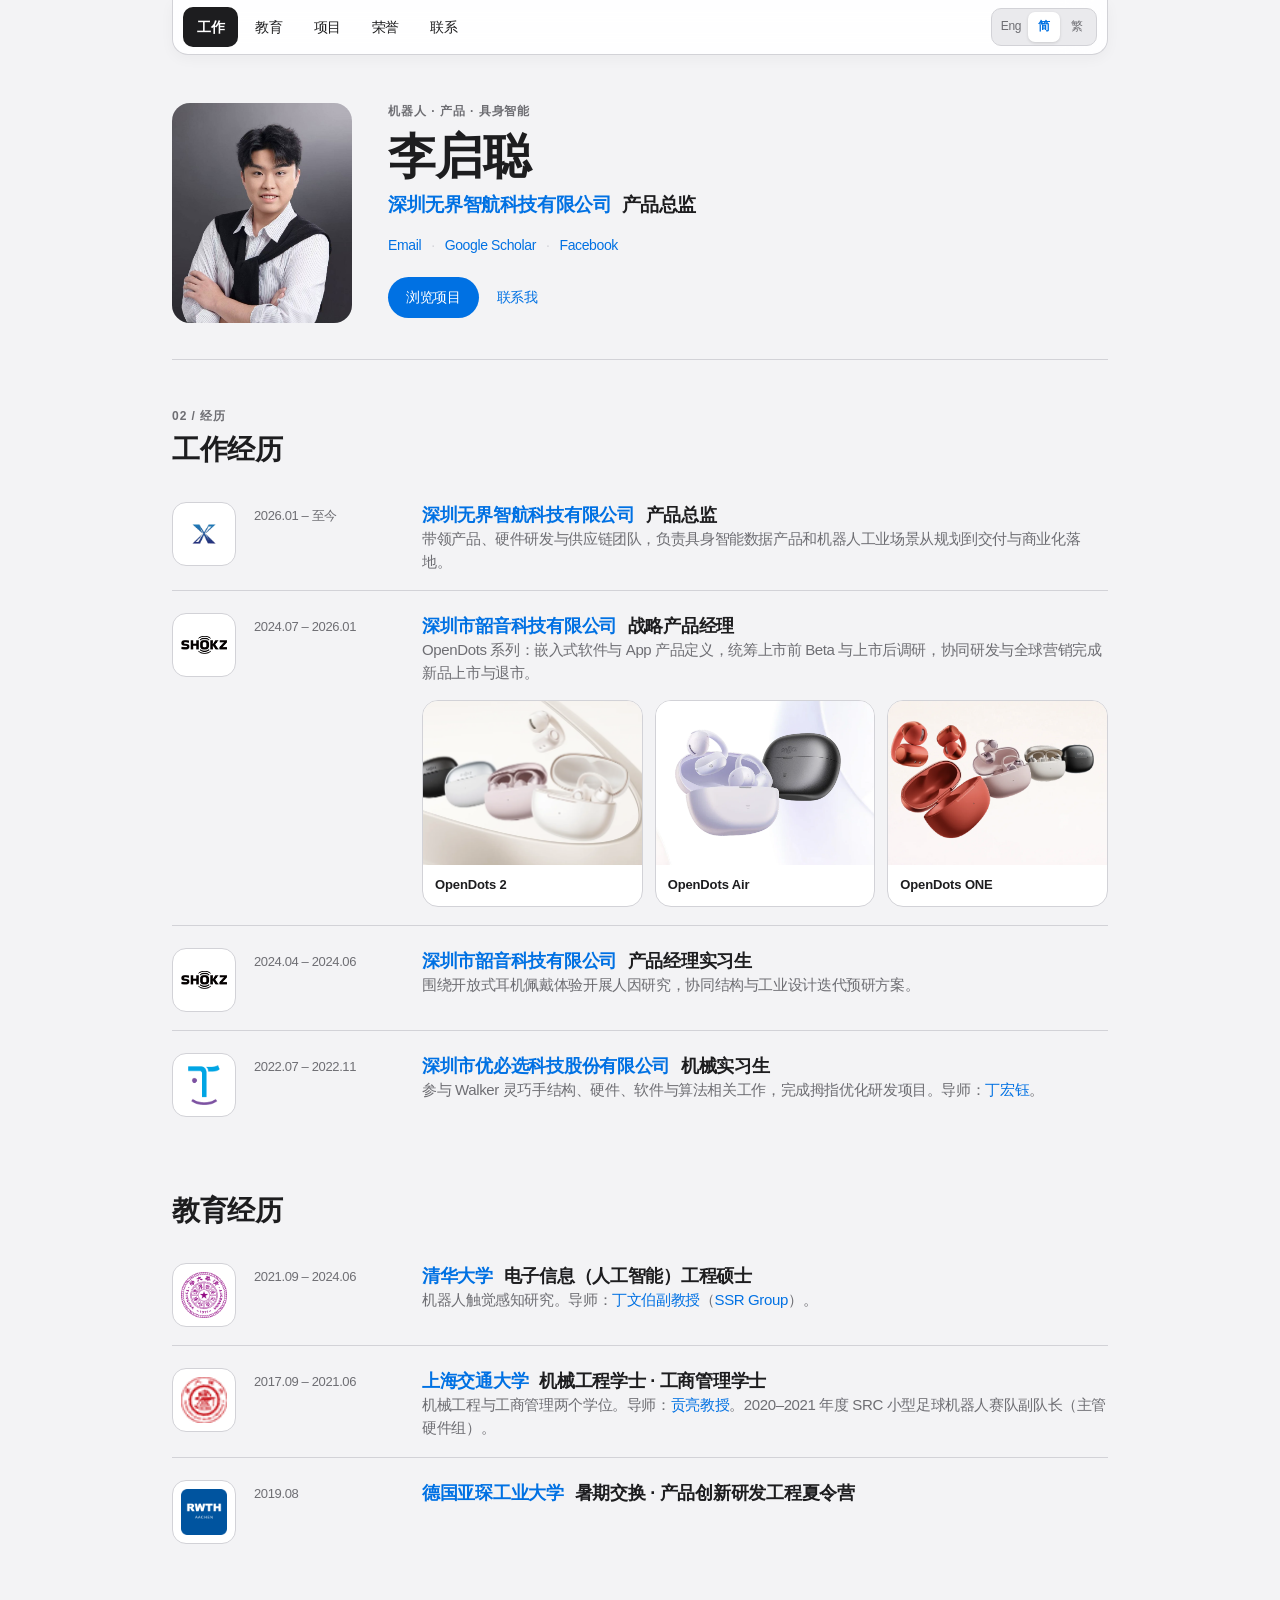
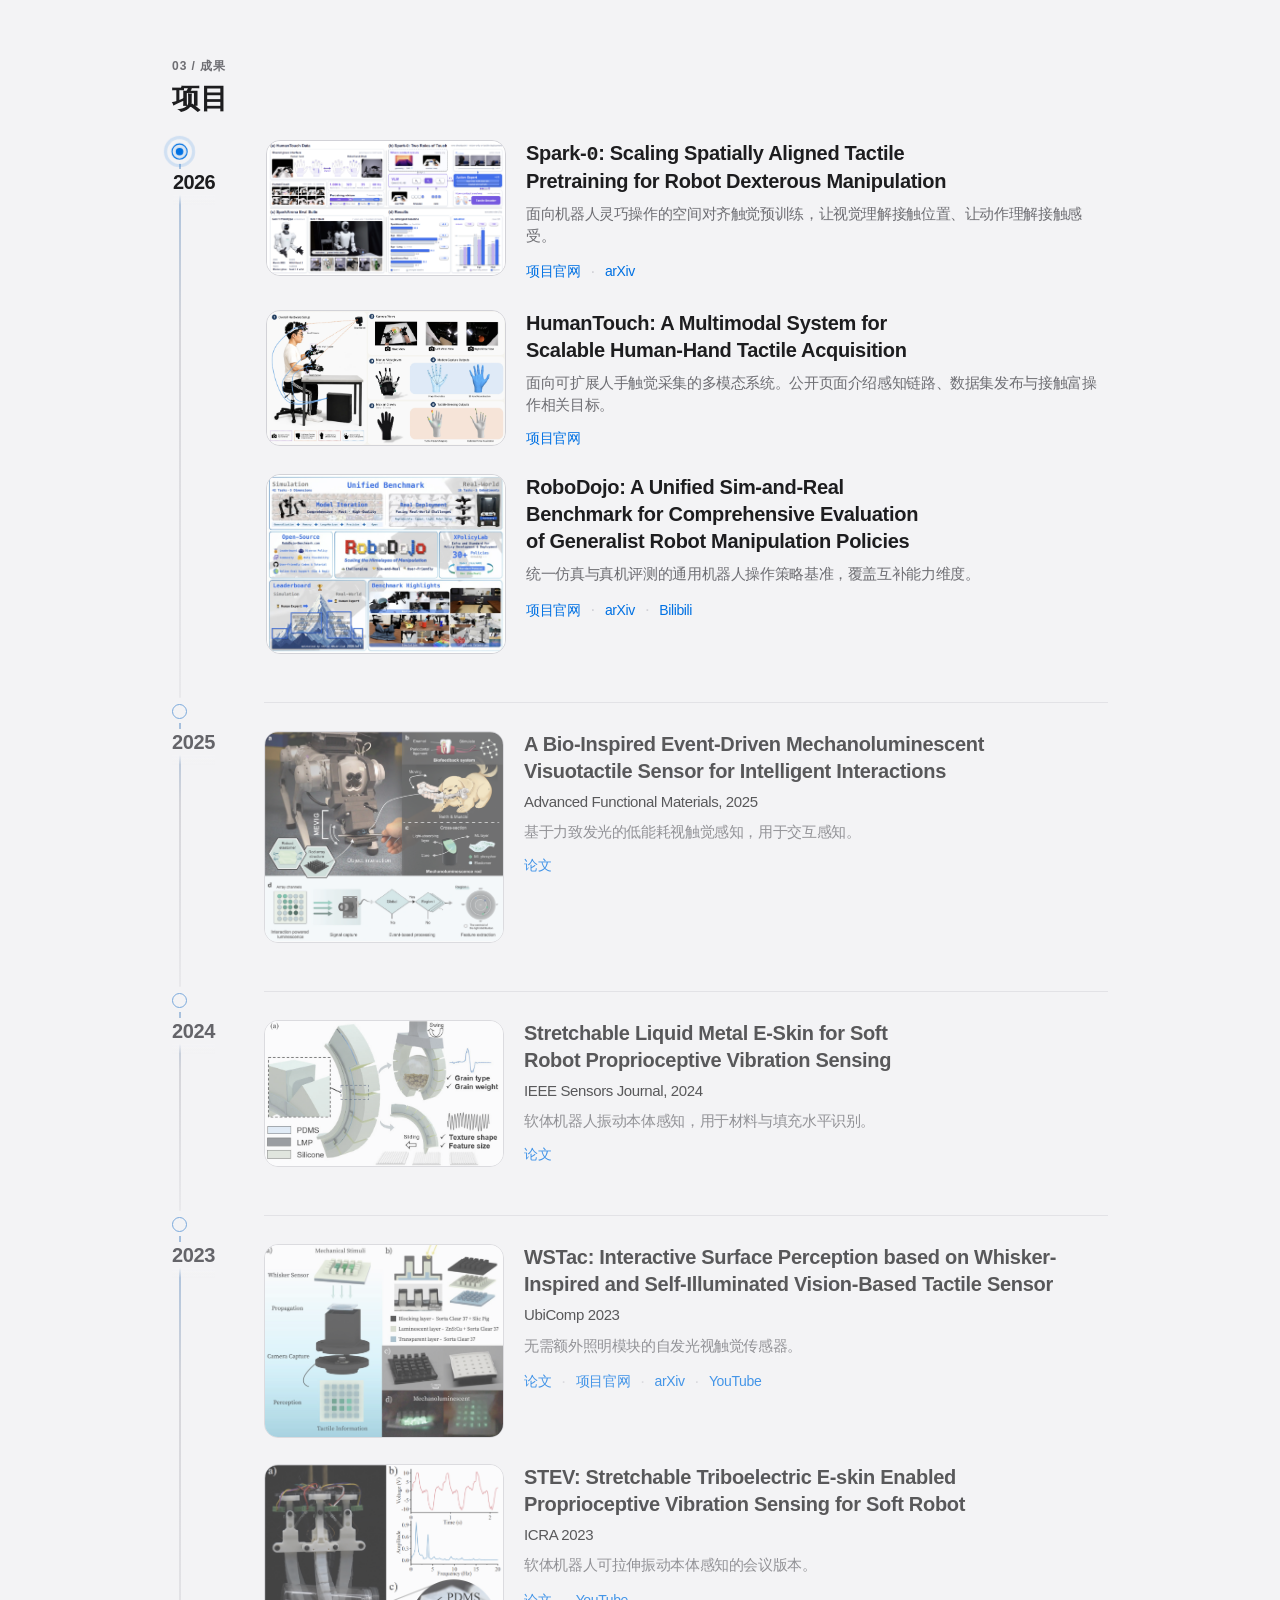
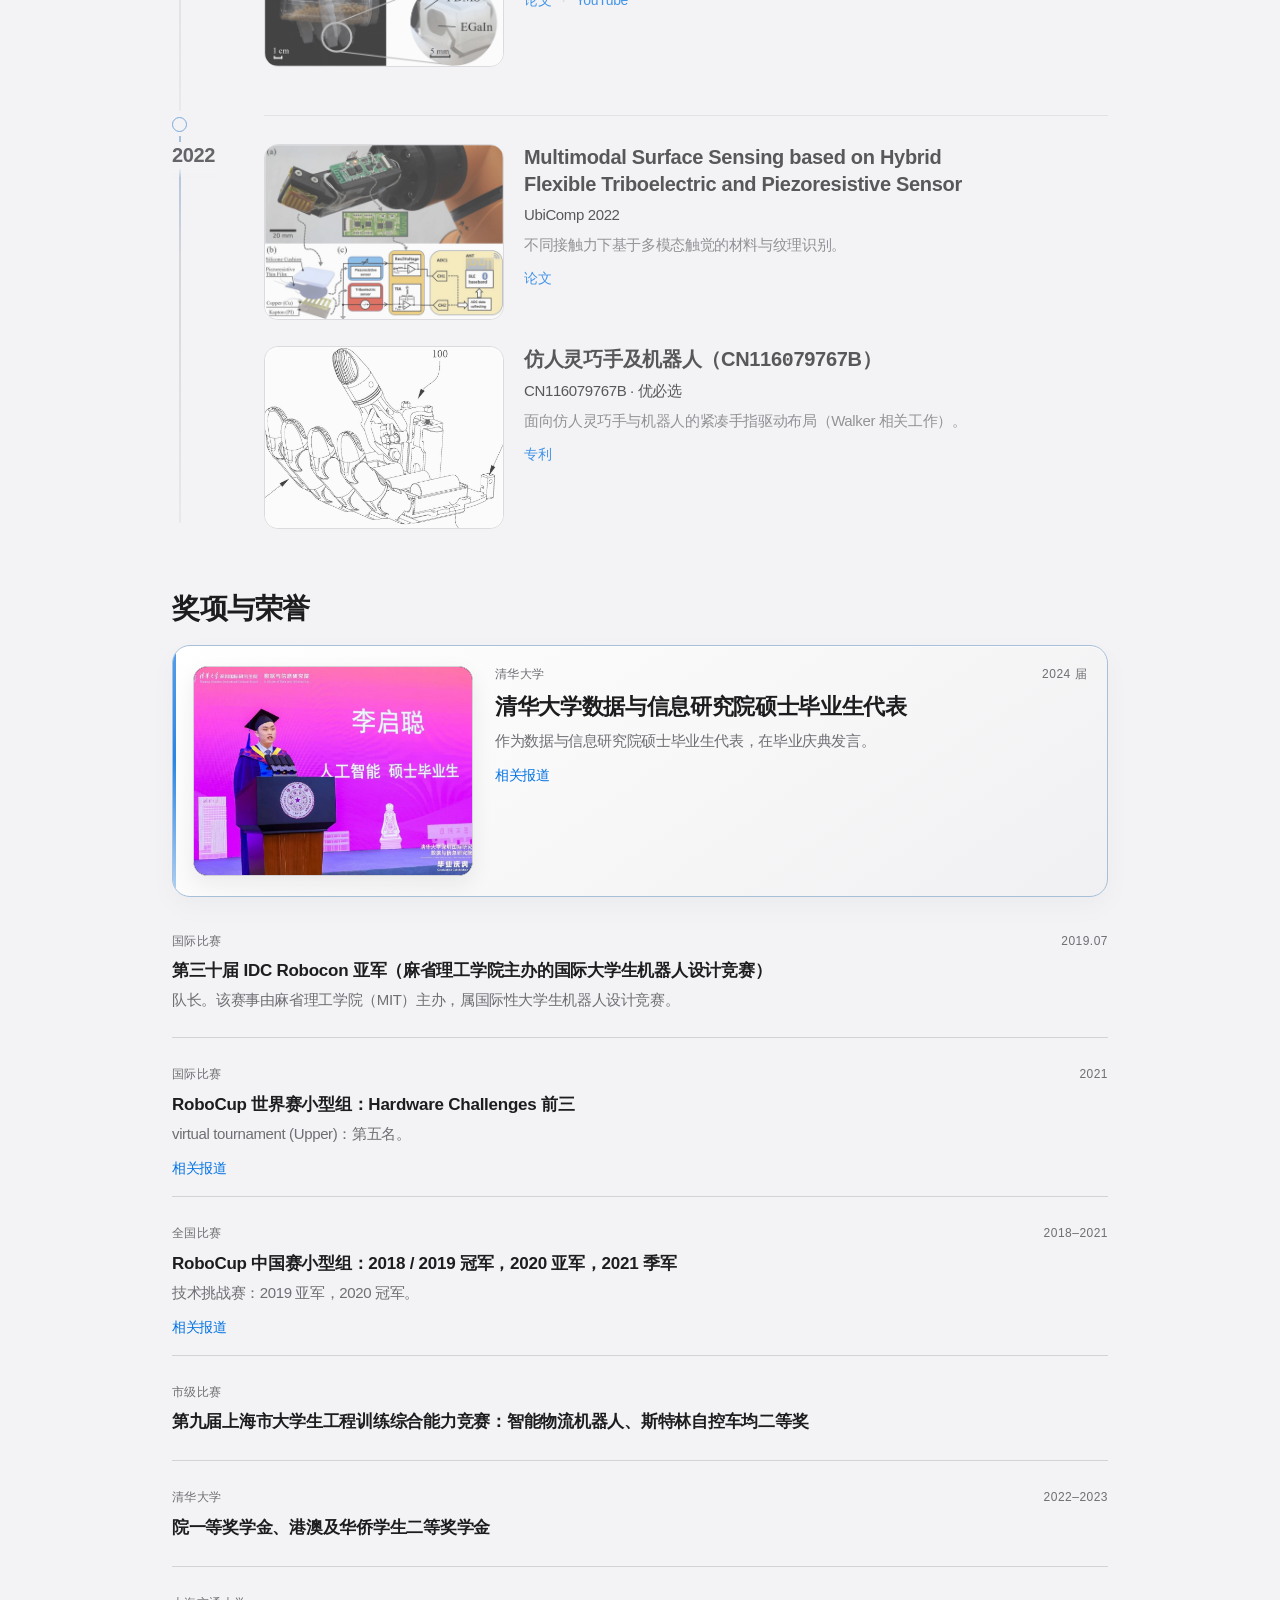
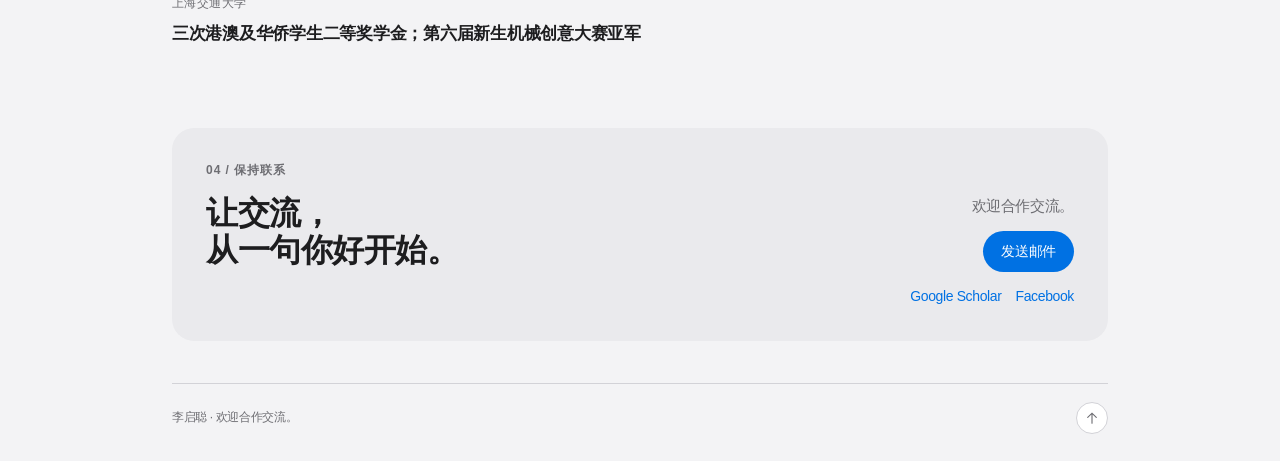
<file: zh-Hans/index.html>
<!doctype html><html lang="zh-Hans"><head><meta charset="utf-8"><meta name="viewport" content="width=device-width, initial-scale=1"><title>李启聪 · 个人主页</title><meta name="description" content="机器人与具身智能产品负责人：项目、经历与公开联系方式。"><link rel="canonical" href="https://ericleixd.github.io/zh-Hans/"><link rel="alternate" hreflang="en" href="https://ericleixd.github.io/en/"><link rel="alternate" hreflang="zh-Hans" href="https://ericleixd.github.io/zh-Hans/"><link rel="alternate" hreflang="zh-Hant" href="https://ericleixd.github.io/zh-Hant/"><link rel="stylesheet" href="/site.css?v=6"></head><body style="--accent:#0071e3"><div id="website"><a class="skip-link" href="#main">跳至正文</a><div class="site-shell" id="top"><header class="site-header"><nav class="site-nav" aria-label="Primary"><a class="nav-link" href="#experience">工作</a><a class="nav-link" href="#education">教育</a><a class="nav-link" href="#projects">项目</a><a class="nav-link" href="#honors">荣誉</a><a class="nav-link" href="#contact">联系</a></nav><nav class="languages" aria-label="语言"><a href="/en/" lang="en" hreflang="en" aria-label="English" >Eng</a><span class="lang-sep" aria-hidden="true">|</span><a href="/zh-Hans/" lang="zh-Hans" hreflang="zh-Hans" aria-label="简体中文" aria-current="page">简</a><span class="lang-sep" aria-hidden="true">|</span><a href="/zh-Hant/" lang="zh-Hant" hreflang="zh-Hant" aria-label="繁體中文" >繁</a></nav></header><main id="main"><section class="hero"><aside class="identity-card"><div class="identity-art"><img src="/assets/portrait.jpg" alt="李启聪的头像"/></div></aside><div class="hero-copy"><p class="eyebrow">机器人 · 产品 · 具身智能</p><h1>李启聪</h1><p class="hero-role"><a class="entity-link hero-org" href="https://xsparkai.com/" target="_blank" rel="noopener noreferrer">深圳无界智航科技有限公司</a><span class="hero-role-title">产品总监</span></p><div class="quick-links"><a href="mailto:liqc@xsparkai.com">Email</a><span class="dot" aria-hidden="true">·</span><a href="https://scholar.google.com/citations?hl=en&amp;user=IRvb198AAAAJ&amp;view_op=list_works&amp;sortby=pubdate" target="_blank" rel="noopener noreferrer">Google Scholar</a><span class="dot" aria-hidden="true">·</span><a href="https://www.facebook.com/eric.lei.775/" target="_blank" rel="noopener noreferrer">Facebook</a></div><div class="hero-actions"><a class="button primary" href="#projects">浏览项目</a><a class="text-link" href="#contact">联系我</a></div></div></section><section id="experience" class="section" aria-labelledby="experience-title"><div class="section-heading"><p class="eyebrow">02 / 经历</p><h2 id="experience-title">工作经历</h2></div><div class="timeline"><article class="timeline-row"><a class="org-logo-link" href="https://xsparkai.com/" target="_blank" rel="noopener noreferrer" aria-label="深圳无界智航科技有限公司"><div class="org-logo"><img src="/assets/logos/xspark.png" alt="深圳无界智航科技有限公司" loading="lazy"/></div></a><span class="period">2026.01 – 至今</span><div class="timeline-body"><h3><a class="entity-link" href="https://xsparkai.com/" target="_blank" rel="noopener noreferrer">深圳无界智航科技有限公司</a> <span class="role-inline">产品总监</span></h3><p>带领产品、硬件研发与供应链团队，负责具身智能数据产品和机器人工业场景从规划到交付与商业化落地。</p></div></article><article class="timeline-row"><a class="org-logo-link" href="https://shokz.com/" target="_blank" rel="noopener noreferrer" aria-label="深圳市韶音科技有限公司"><div class="org-logo"><img src="/assets/logos/shokz.png" alt="深圳市韶音科技有限公司" loading="lazy"/></div></a><span class="period">2024.07 – 2026.01</span><div class="timeline-body"><h3><a class="entity-link" href="https://shokz.com/" target="_blank" rel="noopener noreferrer">深圳市韶音科技有限公司</a> <span class="role-inline">战略产品经理</span></h3><p>OpenDots 系列：嵌入式软件与 App 产品定义，统筹上市前 Beta 与上市后调研，协同研发与全球营销完成新品上市与退市。</p><div class="product-strip"><a class="product-tile" href="https://shokz.com/pages/opendots-2" target="_blank" rel="noopener noreferrer"><div class="product-tile-media"><img src="/assets/products/opendots-2.png" alt="OpenDots 2" loading="lazy"/></div><span class="product-tile-name">OpenDots 2</span></a><a class="product-tile" href="https://shokz.com/pages/opendots-air" target="_blank" rel="noopener noreferrer"><div class="product-tile-media"><img src="/assets/products/opendots-air.png" alt="OpenDots Air" loading="lazy"/></div><span class="product-tile-name">OpenDots Air</span></a><a class="product-tile" href="https://shokz.com/pages/opendots-one" target="_blank" rel="noopener noreferrer"><div class="product-tile-media"><img src="/assets/products/opendots-one.png" alt="OpenDots ONE" loading="lazy"/></div><span class="product-tile-name">OpenDots ONE</span></a></div></div></article><article class="timeline-row"><a class="org-logo-link" href="https://shokz.com/" target="_blank" rel="noopener noreferrer" aria-label="深圳市韶音科技有限公司"><div class="org-logo"><img src="/assets/logos/shokz.png" alt="深圳市韶音科技有限公司" loading="lazy"/></div></a><span class="period">2024.04 – 2024.06</span><div class="timeline-body"><h3><a class="entity-link" href="https://shokz.com/" target="_blank" rel="noopener noreferrer">深圳市韶音科技有限公司</a> <span class="role-inline">产品经理实习生</span></h3><p>围绕开放式耳机佩戴体验开展人因研究，协同结构与工业设计迭代预研方案。</p></div></article><article class="timeline-row"><a class="org-logo-link" href="https://www.ubtrobot.com/en/" target="_blank" rel="noopener noreferrer" aria-label="深圳市优必选科技股份有限公司"><div class="org-logo"><img src="/assets/logos/ubtech.png" alt="深圳市优必选科技股份有限公司" loading="lazy"/></div></a><span class="period">2022.07 – 2022.11</span><div class="timeline-body"><h3><a class="entity-link" href="https://www.ubtrobot.com/en/" target="_blank" rel="noopener noreferrer">深圳市优必选科技股份有限公司</a> <span class="role-inline">机械实习生</span></h3><p>参与 Walker 灵巧手结构、硬件、软件与算法相关工作，完成拇指优化研发项目。导师：<a class="entity-link" href="https://www.gdou.edu.cn/jnxy/info/1054/1802.htm" target="_blank" rel="noopener noreferrer">丁宏钰</a>。</p></div></article></div></section><section id="education" class="section section-continue" aria-labelledby="education-title"><div class="section-heading"><h2 id="education-title">教育经历</h2></div><div class="timeline"><article class="timeline-row"><a class="org-logo-link" href="https://www.tsinghua.edu.cn/" target="_blank" rel="noopener noreferrer" aria-label="清华大学"><div class="org-logo"><img src="/assets/logos/tsinghua.png" alt="清华大学" loading="lazy"/></div></a><span class="period">2021.09 – 2024.06</span><div class="timeline-body"><h3><a class="entity-link" href="https://www.tsinghua.edu.cn/" target="_blank" rel="noopener noreferrer">清华大学</a> <span class="role-inline">电子信息（人工智能）工程硕士</span></h3><p>机器人触觉感知研究。导师：<a class="entity-link" href="https://www.sigs.tsinghua.edu.cn/dwb/" target="_blank" rel="noopener noreferrer">丁文伯副教授</a>（<a class="entity-link" href="https://ssr-group.net/" target="_blank" rel="noopener noreferrer">SSR Group</a>）。</p></div></article><article class="timeline-row"><a class="org-logo-link" href="https://www.sjtu.edu.cn/" target="_blank" rel="noopener noreferrer" aria-label="上海交通大学"><div class="org-logo"><img src="/assets/logos/sjtu.png" alt="上海交通大学" loading="lazy"/></div></a><span class="period">2017.09 – 2021.06</span><div class="timeline-body"><h3><a class="entity-link" href="https://www.sjtu.edu.cn/" target="_blank" rel="noopener noreferrer">上海交通大学</a> <span class="role-inline">机械工程学士 · 工商管理学士</span></h3><p>机械工程与工商管理两个学位。导师：<a class="entity-link" href="https://me.sjtu.edu.cn/teacher_directory1/gongliang.html" target="_blank" rel="noopener noreferrer">贡亮教授</a>。2020–2021 年度 SRC 小型足球机器人赛队副队长（主管硬件组）。</p></div></article><article class="timeline-row"><a class="org-logo-link" href="https://www.rwth-aachen.de/" target="_blank" rel="noopener noreferrer" aria-label="德国亚琛工业大学"><div class="org-logo"><img src="/assets/logos/rwth.png" alt="德国亚琛工业大学" loading="lazy"/></div></a><span class="period">2019.08</span><div class="timeline-body"><h3><a class="entity-link" href="https://www.rwth-aachen.de/" target="_blank" rel="noopener noreferrer">德国亚琛工业大学</a> <span class="role-inline">暑期交换 · 产品创新研发工程夏令营</span></h3></div></article></div></section><section id="projects" class="section section-no-rule" aria-labelledby="projects-title"><div class="section-heading"><p class="eyebrow">03 / 成果</p><h2 id="projects-title">项目</h2></div><div class="project-timeline"><div class="project-year-block"><div class="project-year-rail"><span class="project-year-node" aria-hidden="true"></span><div class="project-year numeric-safe">2026</div></div><div class="project-year-items"><article class="project-card has-cover"><div class="project-cover"><img src="/assets/covers/spark-0.png" alt="Spark-0: Scaling Spatially Aligned Tactile Pretraining for Robot Dexterous Manipulation" loading="lazy"/></div><div class="project-body"><h3 class="numeric-safe">Spark-<span class="digit-zero">0</span>: Scaling Spatially Aligned Tactile Pretraining for Robot Dexterous Manipulation</h3><p>面向机器人灵巧操作的空间对齐触觉预训练，让视觉理解接触位置、让动作理解接触感受。</p><div class="out-links"><a class="text-link" href="https://xsparkai.com/Spark-0/" target="_blank" rel="noopener noreferrer">项目官网</a><span class="dot" aria-hidden="true">·</span><a class="text-link" href="https://arxiv.org/abs/2610.22342" target="_blank" rel="noopener noreferrer">arXiv</a></div></div></article><article class="project-card has-cover"><div class="project-cover"><img src="/assets/covers/humantouch.png" alt="HumanTouch: A Multimodal System for Scalable Human-Hand Tactile Acquisition" loading="lazy"/></div><div class="project-body"><h3 class="numeric-safe">HumanTouch: A Multimodal System for Scalable Human-Hand Tactile Acquisition</h3><p>面向可扩展人手触觉采集的多模态系统。公开页面介绍感知链路、数据集发布与接触富操作相关目标。</p><div class="out-links"><a class="text-link" href="https://xsparkai.com/sparklab/humantouch/" target="_blank" rel="noopener noreferrer">项目官网</a></div></div></article><article class="project-card has-cover"><div class="project-cover"><img src="/assets/covers/robodojo.jpg" alt="RoboDojo: A Unified Sim-and-Real Benchmark for Comprehensive Evaluation of Generalist Robot Manipulation Policies" loading="lazy"/></div><div class="project-body"><h3 class="numeric-safe">RoboDojo: A Unified Sim-and-Real Benchmark for Comprehensive Evaluation of Generalist Robot Manipulation Policies</h3><p>统一仿真与真机评测的通用机器人操作策略基准，覆盖互补能力维度。</p><div class="out-links"><a class="text-link" href="https://robodojo-benchmark.com/" target="_blank" rel="noopener noreferrer">项目官网</a><span class="dot" aria-hidden="true">·</span><a class="text-link" href="https://arxiv.org/abs/2607.04434" target="_blank" rel="noopener noreferrer">arXiv</a><span class="dot" aria-hidden="true">·</span><a class="text-link" href="https://www.bilibili.com/video/BV1qSt26YEkk/" target="_blank" rel="noopener noreferrer">Bilibili</a></div></div></article></div></div><div class="project-year-block"><div class="project-year-rail"><span class="project-year-node" aria-hidden="true"></span><div class="project-year numeric-safe">2025</div></div><div class="project-year-items"><article class="project-card has-cover"><div class="project-cover"><img src="/assets/covers/mevig-visuotactile.png" alt="A Bio-Inspired Event-Driven Mechanoluminescent Visuotactile Sensor for Intelligent Interactions" loading="lazy"/></div><div class="project-body"><h3 class="numeric-safe">A Bio-Inspired Event-Driven Mechanoluminescent Visuotactile Sensor for Intelligent Interactions</h3><p class="venue">Advanced Functional Materials, 2025</p><p>基于力致发光的低能耗视触觉感知，用于交互感知。</p><div class="out-links"><a class="text-link" href="https://advanced.onlinelibrary.wiley.com/doi/abs/10.1002/adfm.202420872" target="_blank" rel="noopener noreferrer">论文</a></div></div></article></div></div><div class="project-year-block"><div class="project-year-rail"><span class="project-year-node" aria-hidden="true"></span><div class="project-year numeric-safe">2024</div></div><div class="project-year-items"><article class="project-card has-cover"><div class="project-cover"><img src="/assets/covers/liquid-metal-eskin.png" alt="Stretchable Liquid Metal E-Skin for Soft Robot Proprioceptive Vibration Sensing" loading="lazy"/></div><div class="project-body"><h3 class="numeric-safe">Stretchable Liquid Metal E-Skin for Soft Robot Proprioceptive Vibration Sensing</h3><p class="venue">IEEE Sensors Journal, 2024</p><p>软体机器人振动本体感知，用于材料与填充水平识别。</p><div class="out-links"><a class="text-link" href="https://ieeexplore.ieee.org/abstract/document/10510211/" target="_blank" rel="noopener noreferrer">论文</a></div></div></article></div></div><div class="project-year-block"><div class="project-year-rail"><span class="project-year-node" aria-hidden="true"></span><div class="project-year numeric-safe">2023</div></div><div class="project-year-items"><article class="project-card has-cover"><div class="project-cover"><img src="/assets/covers/wstac.png" alt="WSTac: Interactive Surface Perception based on Whisker-Inspired and Self-Illuminated Vision-Based Tactile Sensor" loading="lazy"/></div><div class="project-body"><h3 class="numeric-safe">WSTac: Interactive Surface Perception based on Whisker-Inspired and Self-Illuminated Vision-Based Tactile Sensor</h3><p class="venue">UbiComp 2023</p><p>无需额外照明模块的自发光视触觉传感器。</p><div class="out-links"><a class="text-link" href="https://dl.acm.org/doi/10.1145/3594739.3612916" target="_blank" rel="noopener noreferrer">论文</a><span class="dot" aria-hidden="true">·</span><a class="text-link" href="https://sites.google.com/view/wstac/" target="_blank" rel="noopener noreferrer">项目官网</a><span class="dot" aria-hidden="true">·</span><a class="text-link" href="https://arxiv.org/abs/2308.13241" target="_blank" rel="noopener noreferrer">arXiv</a><span class="dot" aria-hidden="true">·</span><a class="text-link" href="https://www.youtube.com/watch?v=0UY36Y_y56g" target="_blank" rel="noopener noreferrer">YouTube</a></div></div></article><article class="project-card has-cover"><div class="project-cover"><img src="/assets/covers/stev.png" alt="STEV: Stretchable Triboelectric E-skin Enabled Proprioceptive Vibration Sensing for Soft Robot" loading="lazy"/></div><div class="project-body"><h3 class="numeric-safe">STEV: Stretchable Triboelectric E-skin Enabled Proprioceptive Vibration Sensing for Soft Robot</h3><p class="venue">ICRA 2023</p><p>软体机器人可拉伸振动本体感知的会议版本。</p><div class="out-links"><a class="text-link" href="https://ieeexplore.ieee.org/document/10160790" target="_blank" rel="noopener noreferrer">论文</a><span class="dot" aria-hidden="true">·</span><a class="text-link" href="https://www.youtube.com/watch?v=D2QbNgPtL-I&amp;t=205s" target="_blank" rel="noopener noreferrer">YouTube</a></div></div></article></div></div><div class="project-year-block"><div class="project-year-rail"><span class="project-year-node" aria-hidden="true"></span><div class="project-year numeric-safe">2022</div></div><div class="project-year-items"><article class="project-card has-cover"><div class="project-cover"><img src="/assets/covers/multimodal-surface-sensing.png" alt="Multimodal Surface Sensing based on Hybrid Flexible Triboelectric and Piezoresistive Sensor" loading="lazy"/></div><div class="project-body"><h3 class="numeric-safe">Multimodal Surface Sensing based on Hybrid Flexible Triboelectric and Piezoresistive Sensor</h3><p class="venue">UbiComp 2022</p><p>不同接触力下基于多模态触觉的材料与纹理识别。</p><div class="out-links"><a class="text-link" href="https://dl.acm.org/doi/10.1145/3544793.3560404" target="_blank" rel="noopener noreferrer">论文</a></div></div></article><article class="project-card has-cover"><div class="project-cover"><img src="/assets/covers/patent-cn116079767a.png" alt="仿人灵巧手及机器人（CN116079767B）" loading="lazy"/></div><div class="project-body"><h3 class="numeric-safe">仿人灵巧手及机器人（CN116<span class="digit-zero">0</span>79767B）</h3><p class="venue">CN116079767B · 优必选</p><p>面向仿人灵巧手与机器人的紧凑手指驱动布局（Walker 相关工作）。</p><div class="out-links"><a class="text-link" href="https://patents.google.com/patent/CN116079767B/en" target="_blank" rel="noopener noreferrer">专利</a></div></div></article></div></div></div></section><section id="honors" class="section section-continue" aria-labelledby="honors-title"><div class="section-heading"><h2 id="honors-title">奖项与荣誉</h2></div><div class="honors"><article class="honor-card featured"><div class="honor-cover"><img src="/assets/honors/tsinghua-grad-rep.jpg" alt="清华大学数据与信息研究院硕士毕业生代表" loading="lazy"/></div><div class="honor-body"><div class="honor-meta"><span>清华大学</span><span>2024 届</span></div><h3>清华大学数据与信息研究院硕士毕业生代表</h3><p>作为数据与信息研究院硕士毕业生代表，在毕业庆典发言。</p><a class="text-link" href="https://www.tsinghua.edu.cn/" target="_blank" rel="noopener noreferrer">相关报道</a></div></article><article class="honor-card"><div class="honor-body"><div class="honor-meta"><span>国际比赛</span><span>2019.07</span></div><h3>第三十届 IDC Robocon 亚军（麻省理工学院主办的国际大学生机器人设计竞赛）</h3><p>队长。该赛事由麻省理工学院（MIT）主办，属国际性大学生机器人设计竞赛。</p></div></article><article class="honor-card"><div class="honor-body"><div class="honor-meta"><span>国际比赛</span><span>2021</span></div><h3>RoboCup 世界赛小型组：Hardware Challenges 前三</h3><p>virtual tournament (Upper)：第五名。</p><a class="text-link" href="https://mp.weixin.qq.com/s?__biz=MzIzNzAxNTE5OA==&amp;mid=2650219184&amp;idx=1&amp;sn=811200aa4e78bd03337ccedc665ca3c1" target="_blank" rel="noopener noreferrer">相关报道</a></div></article><article class="honor-card"><div class="honor-body"><div class="honor-meta"><span>全国比赛</span><span>2018–2021</span></div><h3>RoboCup 中国赛小型组：2018 / 2019 冠军，2020 亚军，2021 季军</h3><p>技术挑战赛：2019 亚军，2020 冠军。</p><a class="text-link" href="https://mp.weixin.qq.com/s?__biz=MjM5MDIyMDQyMA==&amp;mid=2650651995&amp;idx=1&amp;sn=fc51d8011697d6beb79208abbd070265" target="_blank" rel="noopener noreferrer">相关报道</a></div></article><article class="honor-card"><div class="honor-body"><div class="honor-meta"><span>市级比赛</span><span></span></div><h3>第九届上海市大学生工程训练综合能力竞赛：智能物流机器人、斯特林自控车均二等奖</h3><p></p></div></article><article class="honor-card"><div class="honor-body"><div class="honor-meta"><span>清华大学</span><span>2022–2023</span></div><h3>院一等奖学金、港澳及华侨学生二等奖学金</h3><p></p></div></article><article class="honor-card"><div class="honor-body"><div class="honor-meta"><span>上海交通大学</span><span></span></div><h3>三次港澳及华侨学生二等奖学金；第六届新生机械创意大赛亚军</h3><p></p></div></article></div></section><section id="contact" class="contact-section" aria-labelledby="contact-title"><p class="eyebrow">04 / 保持联系</p><div class="contact-grid"><h2 id="contact-title">让交流，
从一句你好开始。</h2><div class="contact-actions"><p>欢迎合作交流。</p><a class="button primary" href="mailto:liqc@xsparkai.com">发送邮件</a><div class="social-links"><a href="https://scholar.google.com/citations?hl=en&amp;user=IRvb198AAAAJ&amp;view_op=list_works&amp;sortby=pubdate" target="_blank" rel="noopener noreferrer">Google Scholar</a><a href="https://www.facebook.com/eric.lei.775/" target="_blank" rel="noopener noreferrer">Facebook</a></div></div></div></section></main><footer class="site-footer"><span>李启聪 · 欢迎合作交流。</span><a class="back-top" href="#top" aria-label="回到顶部"><svg viewBox="0 0 24 24" width="18" height="18" aria-hidden="true" focusable="false"><path fill="currentColor" d="M12 4.5 5.75 10.75a.75.75 0 0 0 1.06 1.06L11.25 7.37V19a.75.75 0 0 0 1.5 0V7.37l4.44 4.44a.75.75 0 1 0 1.06-1.06L12 4.5Z"/></svg></a></footer></div></div><script src="/site.js?v=4" defer></script></body></html>
</file>
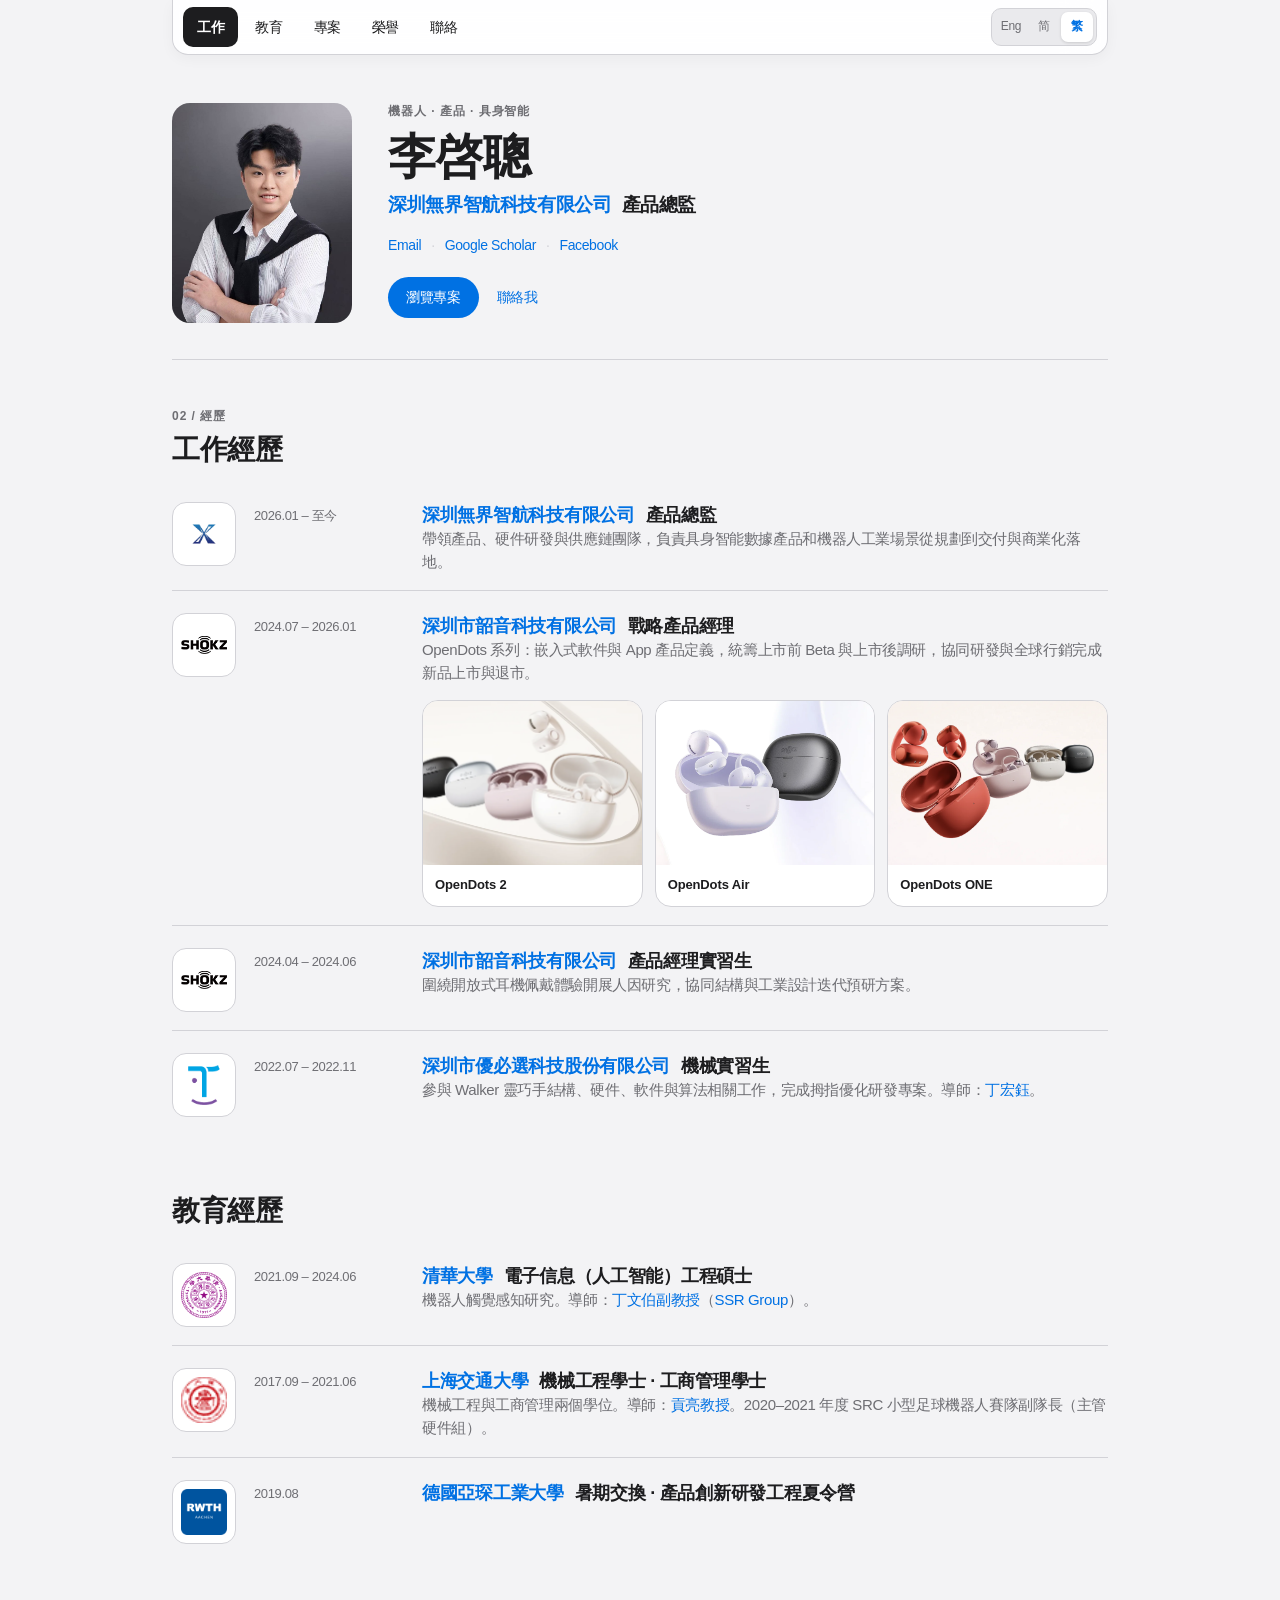
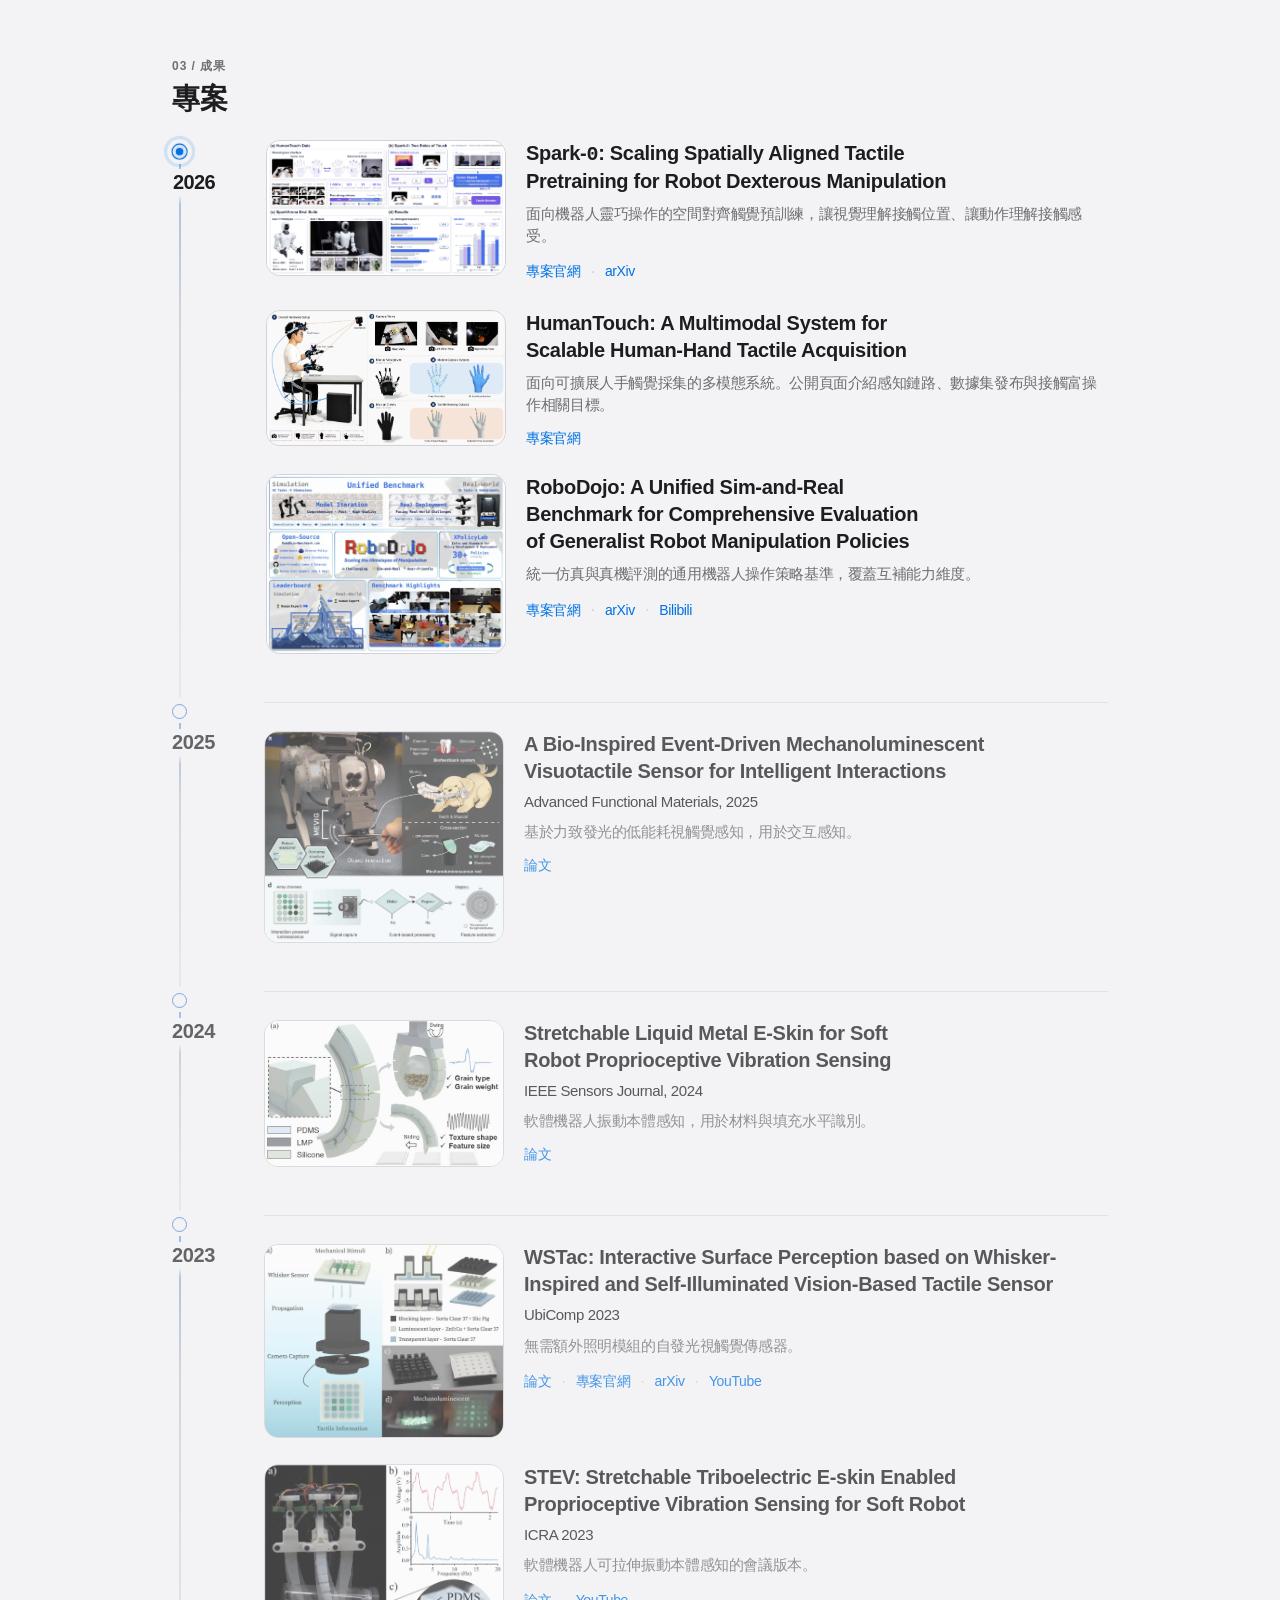
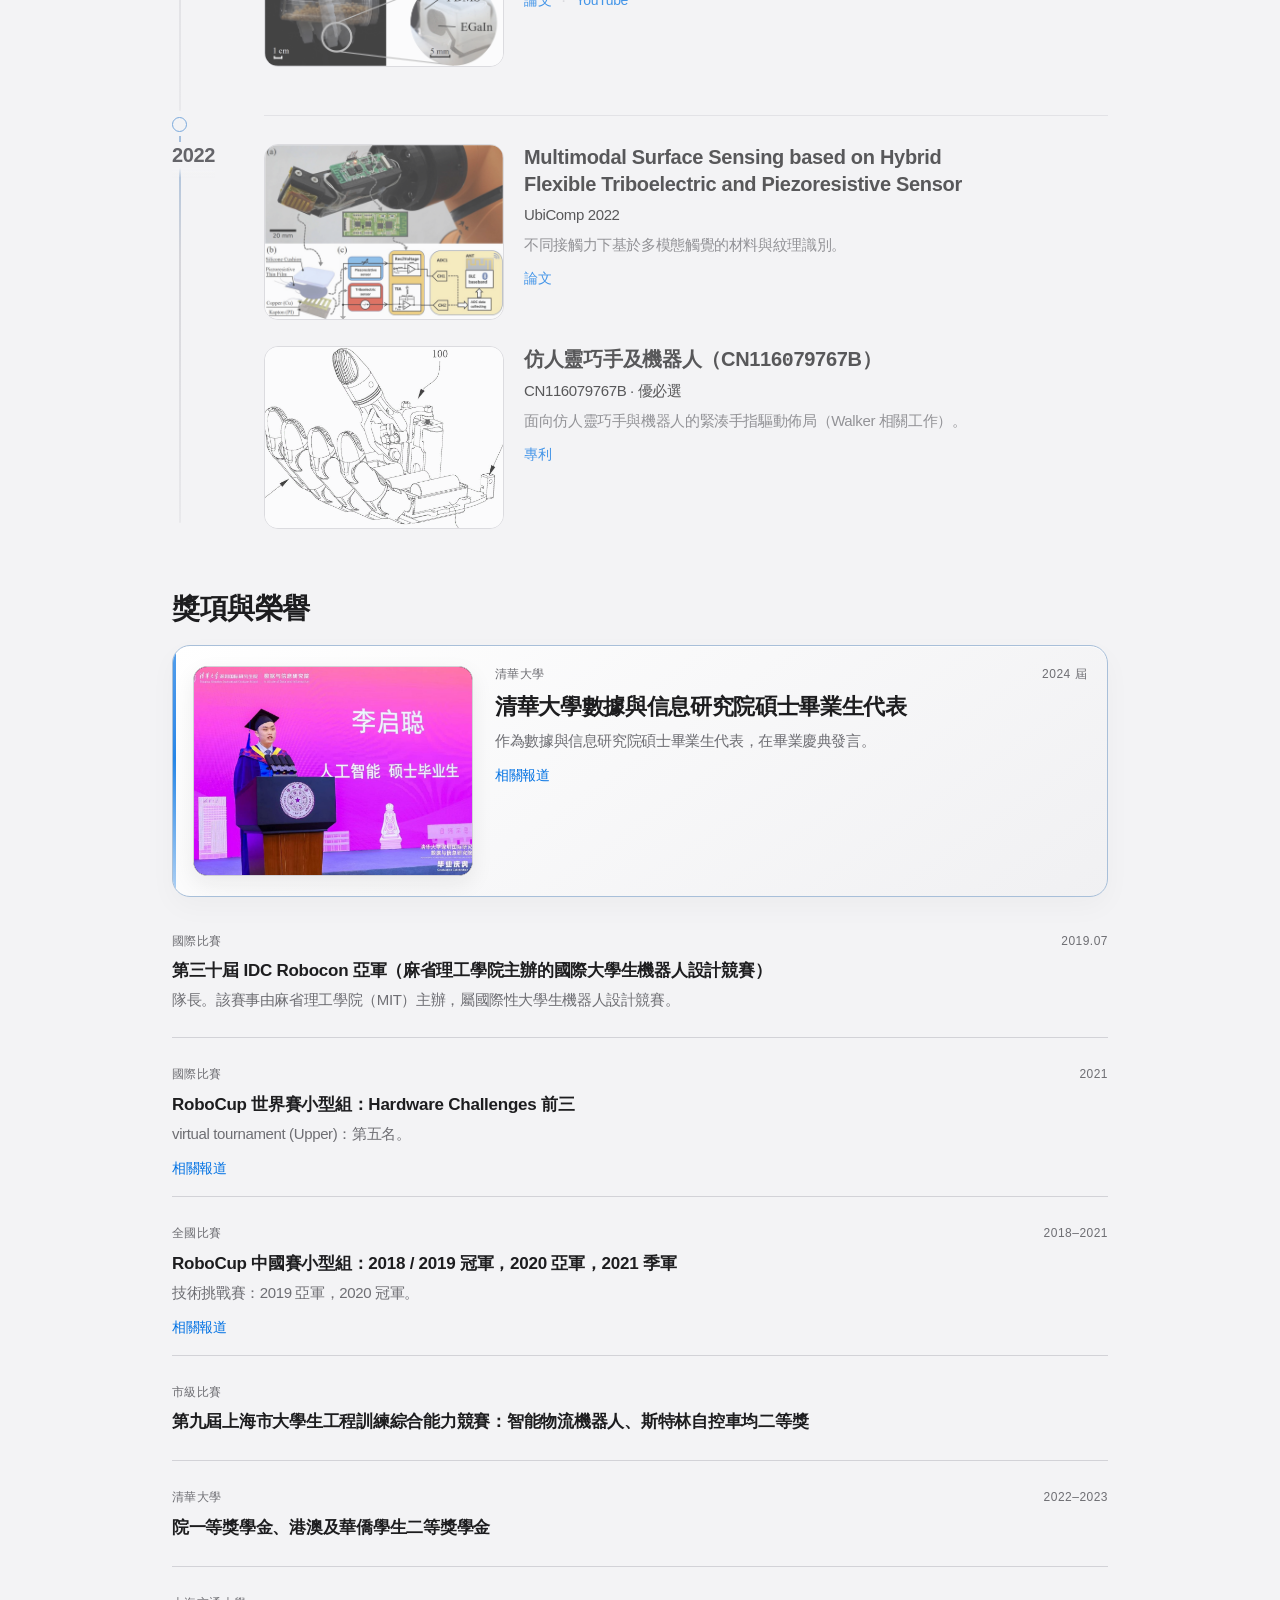
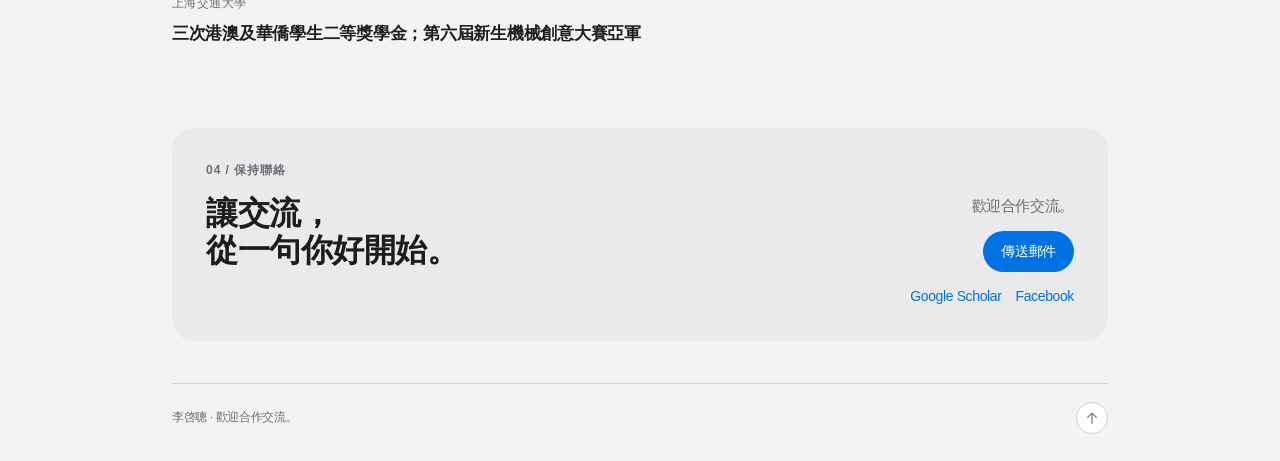
<file: zh-Hant/index.html>
<!doctype html><html lang="zh-Hant"><head><meta charset="utf-8"><meta name="viewport" content="width=device-width, initial-scale=1"><title>李啓聰 · 個人主頁</title><meta name="description" content="機器人與具身智能產品負責人：專案、經歷與公開聯絡方式。"><link rel="canonical" href="https://ericleixd.github.io/zh-Hant/"><link rel="alternate" hreflang="en" href="https://ericleixd.github.io/en/"><link rel="alternate" hreflang="zh-Hans" href="https://ericleixd.github.io/zh-Hans/"><link rel="alternate" hreflang="zh-Hant" href="https://ericleixd.github.io/zh-Hant/"><link rel="stylesheet" href="/site.css?v=6"></head><body style="--accent:#0071e3"><div id="website"><a class="skip-link" href="#main">跳至正文</a><div class="site-shell" id="top"><header class="site-header"><nav class="site-nav" aria-label="Primary"><a class="nav-link" href="#experience">工作</a><a class="nav-link" href="#education">教育</a><a class="nav-link" href="#projects">專案</a><a class="nav-link" href="#honors">榮譽</a><a class="nav-link" href="#contact">聯絡</a></nav><nav class="languages" aria-label="語言"><a href="/en/" lang="en" hreflang="en" aria-label="English" >Eng</a><span class="lang-sep" aria-hidden="true">|</span><a href="/zh-Hans/" lang="zh-Hans" hreflang="zh-Hans" aria-label="简体中文" >简</a><span class="lang-sep" aria-hidden="true">|</span><a href="/zh-Hant/" lang="zh-Hant" hreflang="zh-Hant" aria-label="繁體中文" aria-current="page">繁</a></nav></header><main id="main"><section class="hero"><aside class="identity-card"><div class="identity-art"><img src="/assets/portrait.jpg" alt="李啓聰的頭像"/></div></aside><div class="hero-copy"><p class="eyebrow">機器人 · 產品 · 具身智能</p><h1>李啓聰</h1><p class="hero-role"><a class="entity-link hero-org" href="https://xsparkai.com/" target="_blank" rel="noopener noreferrer">深圳無界智航科技有限公司</a><span class="hero-role-title">產品總監</span></p><div class="quick-links"><a href="mailto:liqc@xsparkai.com">Email</a><span class="dot" aria-hidden="true">·</span><a href="https://scholar.google.com/citations?hl=en&amp;user=IRvb198AAAAJ&amp;view_op=list_works&amp;sortby=pubdate" target="_blank" rel="noopener noreferrer">Google Scholar</a><span class="dot" aria-hidden="true">·</span><a href="https://www.facebook.com/eric.lei.775/" target="_blank" rel="noopener noreferrer">Facebook</a></div><div class="hero-actions"><a class="button primary" href="#projects">瀏覽專案</a><a class="text-link" href="#contact">聯絡我</a></div></div></section><section id="experience" class="section" aria-labelledby="experience-title"><div class="section-heading"><p class="eyebrow">02 / 經歷</p><h2 id="experience-title">工作經歷</h2></div><div class="timeline"><article class="timeline-row"><a class="org-logo-link" href="https://xsparkai.com/" target="_blank" rel="noopener noreferrer" aria-label="深圳無界智航科技有限公司"><div class="org-logo"><img src="/assets/logos/xspark.png" alt="深圳無界智航科技有限公司" loading="lazy"/></div></a><span class="period">2026.01 – 至今</span><div class="timeline-body"><h3><a class="entity-link" href="https://xsparkai.com/" target="_blank" rel="noopener noreferrer">深圳無界智航科技有限公司</a> <span class="role-inline">產品總監</span></h3><p>帶領產品、硬件研發與供應鏈團隊，負責具身智能數據產品和機器人工業場景從規劃到交付與商業化落地。</p></div></article><article class="timeline-row"><a class="org-logo-link" href="https://shokz.com/" target="_blank" rel="noopener noreferrer" aria-label="深圳市韶音科技有限公司"><div class="org-logo"><img src="/assets/logos/shokz.png" alt="深圳市韶音科技有限公司" loading="lazy"/></div></a><span class="period">2024.07 – 2026.01</span><div class="timeline-body"><h3><a class="entity-link" href="https://shokz.com/" target="_blank" rel="noopener noreferrer">深圳市韶音科技有限公司</a> <span class="role-inline">戰略產品經理</span></h3><p>OpenDots 系列：嵌入式軟件與 App 產品定義，統籌上市前 Beta 與上市後調研，協同研發與全球行銷完成新品上市與退市。</p><div class="product-strip"><a class="product-tile" href="https://shokz.com/pages/opendots-2" target="_blank" rel="noopener noreferrer"><div class="product-tile-media"><img src="/assets/products/opendots-2.png" alt="OpenDots 2" loading="lazy"/></div><span class="product-tile-name">OpenDots 2</span></a><a class="product-tile" href="https://shokz.com/pages/opendots-air" target="_blank" rel="noopener noreferrer"><div class="product-tile-media"><img src="/assets/products/opendots-air.png" alt="OpenDots Air" loading="lazy"/></div><span class="product-tile-name">OpenDots Air</span></a><a class="product-tile" href="https://shokz.com/pages/opendots-one" target="_blank" rel="noopener noreferrer"><div class="product-tile-media"><img src="/assets/products/opendots-one.png" alt="OpenDots ONE" loading="lazy"/></div><span class="product-tile-name">OpenDots ONE</span></a></div></div></article><article class="timeline-row"><a class="org-logo-link" href="https://shokz.com/" target="_blank" rel="noopener noreferrer" aria-label="深圳市韶音科技有限公司"><div class="org-logo"><img src="/assets/logos/shokz.png" alt="深圳市韶音科技有限公司" loading="lazy"/></div></a><span class="period">2024.04 – 2024.06</span><div class="timeline-body"><h3><a class="entity-link" href="https://shokz.com/" target="_blank" rel="noopener noreferrer">深圳市韶音科技有限公司</a> <span class="role-inline">產品經理實習生</span></h3><p>圍繞開放式耳機佩戴體驗開展人因研究，協同結構與工業設計迭代預研方案。</p></div></article><article class="timeline-row"><a class="org-logo-link" href="https://www.ubtrobot.com/en/" target="_blank" rel="noopener noreferrer" aria-label="深圳市優必選科技股份有限公司"><div class="org-logo"><img src="/assets/logos/ubtech.png" alt="深圳市優必選科技股份有限公司" loading="lazy"/></div></a><span class="period">2022.07 – 2022.11</span><div class="timeline-body"><h3><a class="entity-link" href="https://www.ubtrobot.com/en/" target="_blank" rel="noopener noreferrer">深圳市優必選科技股份有限公司</a> <span class="role-inline">機械實習生</span></h3><p>參與 Walker 靈巧手結構、硬件、軟件與算法相關工作，完成拇指優化研發專案。導師：<a class="entity-link" href="https://www.gdou.edu.cn/jnxy/info/1054/1802.htm" target="_blank" rel="noopener noreferrer">丁宏鈺</a>。</p></div></article></div></section><section id="education" class="section section-continue" aria-labelledby="education-title"><div class="section-heading"><h2 id="education-title">教育經歷</h2></div><div class="timeline"><article class="timeline-row"><a class="org-logo-link" href="https://www.tsinghua.edu.cn/" target="_blank" rel="noopener noreferrer" aria-label="清華大學"><div class="org-logo"><img src="/assets/logos/tsinghua.png" alt="清華大學" loading="lazy"/></div></a><span class="period">2021.09 – 2024.06</span><div class="timeline-body"><h3><a class="entity-link" href="https://www.tsinghua.edu.cn/" target="_blank" rel="noopener noreferrer">清華大學</a> <span class="role-inline">電子信息（人工智能）工程碩士</span></h3><p>機器人觸覺感知研究。導師：<a class="entity-link" href="https://www.sigs.tsinghua.edu.cn/dwb/" target="_blank" rel="noopener noreferrer">丁文伯副教授</a>（<a class="entity-link" href="https://ssr-group.net/" target="_blank" rel="noopener noreferrer">SSR Group</a>）。</p></div></article><article class="timeline-row"><a class="org-logo-link" href="https://www.sjtu.edu.cn/" target="_blank" rel="noopener noreferrer" aria-label="上海交通大學"><div class="org-logo"><img src="/assets/logos/sjtu.png" alt="上海交通大學" loading="lazy"/></div></a><span class="period">2017.09 – 2021.06</span><div class="timeline-body"><h3><a class="entity-link" href="https://www.sjtu.edu.cn/" target="_blank" rel="noopener noreferrer">上海交通大學</a> <span class="role-inline">機械工程學士 · 工商管理學士</span></h3><p>機械工程與工商管理兩個學位。導師：<a class="entity-link" href="https://me.sjtu.edu.cn/teacher_directory1/gongliang.html" target="_blank" rel="noopener noreferrer">貢亮教授</a>。2020–2021 年度 SRC 小型足球機器人賽隊副隊長（主管硬件組）。</p></div></article><article class="timeline-row"><a class="org-logo-link" href="https://www.rwth-aachen.de/" target="_blank" rel="noopener noreferrer" aria-label="德國亞琛工業大學"><div class="org-logo"><img src="/assets/logos/rwth.png" alt="德國亞琛工業大學" loading="lazy"/></div></a><span class="period">2019.08</span><div class="timeline-body"><h3><a class="entity-link" href="https://www.rwth-aachen.de/" target="_blank" rel="noopener noreferrer">德國亞琛工業大學</a> <span class="role-inline">暑期交換 · 產品創新研發工程夏令營</span></h3></div></article></div></section><section id="projects" class="section section-no-rule" aria-labelledby="projects-title"><div class="section-heading"><p class="eyebrow">03 / 成果</p><h2 id="projects-title">專案</h2></div><div class="project-timeline"><div class="project-year-block"><div class="project-year-rail"><span class="project-year-node" aria-hidden="true"></span><div class="project-year numeric-safe">2026</div></div><div class="project-year-items"><article class="project-card has-cover"><div class="project-cover"><img src="/assets/covers/spark-0.png" alt="Spark-0: Scaling Spatially Aligned Tactile Pretraining for Robot Dexterous Manipulation" loading="lazy"/></div><div class="project-body"><h3 class="numeric-safe">Spark-<span class="digit-zero">0</span>: Scaling Spatially Aligned Tactile Pretraining for Robot Dexterous Manipulation</h3><p>面向機器人靈巧操作的空間對齊觸覺預訓練，讓視覺理解接觸位置、讓動作理解接觸感受。</p><div class="out-links"><a class="text-link" href="https://xsparkai.com/Spark-0/" target="_blank" rel="noopener noreferrer">專案官網</a><span class="dot" aria-hidden="true">·</span><a class="text-link" href="https://arxiv.org/abs/2610.22342" target="_blank" rel="noopener noreferrer">arXiv</a></div></div></article><article class="project-card has-cover"><div class="project-cover"><img src="/assets/covers/humantouch.png" alt="HumanTouch: A Multimodal System for Scalable Human-Hand Tactile Acquisition" loading="lazy"/></div><div class="project-body"><h3 class="numeric-safe">HumanTouch: A Multimodal System for Scalable Human-Hand Tactile Acquisition</h3><p>面向可擴展人手觸覺採集的多模態系統。公開頁面介紹感知鏈路、數據集發布與接觸富操作相關目標。</p><div class="out-links"><a class="text-link" href="https://xsparkai.com/sparklab/humantouch/" target="_blank" rel="noopener noreferrer">專案官網</a></div></div></article><article class="project-card has-cover"><div class="project-cover"><img src="/assets/covers/robodojo.jpg" alt="RoboDojo: A Unified Sim-and-Real Benchmark for Comprehensive Evaluation of Generalist Robot Manipulation Policies" loading="lazy"/></div><div class="project-body"><h3 class="numeric-safe">RoboDojo: A Unified Sim-and-Real Benchmark for Comprehensive Evaluation of Generalist Robot Manipulation Policies</h3><p>統一仿真與真機評測的通用機器人操作策略基準，覆蓋互補能力維度。</p><div class="out-links"><a class="text-link" href="https://robodojo-benchmark.com/" target="_blank" rel="noopener noreferrer">專案官網</a><span class="dot" aria-hidden="true">·</span><a class="text-link" href="https://arxiv.org/abs/2607.04434" target="_blank" rel="noopener noreferrer">arXiv</a><span class="dot" aria-hidden="true">·</span><a class="text-link" href="https://www.bilibili.com/video/BV1qSt26YEkk/" target="_blank" rel="noopener noreferrer">Bilibili</a></div></div></article></div></div><div class="project-year-block"><div class="project-year-rail"><span class="project-year-node" aria-hidden="true"></span><div class="project-year numeric-safe">2025</div></div><div class="project-year-items"><article class="project-card has-cover"><div class="project-cover"><img src="/assets/covers/mevig-visuotactile.png" alt="A Bio-Inspired Event-Driven Mechanoluminescent Visuotactile Sensor for Intelligent Interactions" loading="lazy"/></div><div class="project-body"><h3 class="numeric-safe">A Bio-Inspired Event-Driven Mechanoluminescent Visuotactile Sensor for Intelligent Interactions</h3><p class="venue">Advanced Functional Materials, 2025</p><p>基於力致發光的低能耗視觸覺感知，用於交互感知。</p><div class="out-links"><a class="text-link" href="https://advanced.onlinelibrary.wiley.com/doi/abs/10.1002/adfm.202420872" target="_blank" rel="noopener noreferrer">論文</a></div></div></article></div></div><div class="project-year-block"><div class="project-year-rail"><span class="project-year-node" aria-hidden="true"></span><div class="project-year numeric-safe">2024</div></div><div class="project-year-items"><article class="project-card has-cover"><div class="project-cover"><img src="/assets/covers/liquid-metal-eskin.png" alt="Stretchable Liquid Metal E-Skin for Soft Robot Proprioceptive Vibration Sensing" loading="lazy"/></div><div class="project-body"><h3 class="numeric-safe">Stretchable Liquid Metal E-Skin for Soft Robot Proprioceptive Vibration Sensing</h3><p class="venue">IEEE Sensors Journal, 2024</p><p>軟體機器人振動本體感知，用於材料與填充水平識別。</p><div class="out-links"><a class="text-link" href="https://ieeexplore.ieee.org/abstract/document/10510211/" target="_blank" rel="noopener noreferrer">論文</a></div></div></article></div></div><div class="project-year-block"><div class="project-year-rail"><span class="project-year-node" aria-hidden="true"></span><div class="project-year numeric-safe">2023</div></div><div class="project-year-items"><article class="project-card has-cover"><div class="project-cover"><img src="/assets/covers/wstac.png" alt="WSTac: Interactive Surface Perception based on Whisker-Inspired and Self-Illuminated Vision-Based Tactile Sensor" loading="lazy"/></div><div class="project-body"><h3 class="numeric-safe">WSTac: Interactive Surface Perception based on Whisker-Inspired and Self-Illuminated Vision-Based Tactile Sensor</h3><p class="venue">UbiComp 2023</p><p>無需額外照明模組的自發光視觸覺傳感器。</p><div class="out-links"><a class="text-link" href="https://dl.acm.org/doi/10.1145/3594739.3612916" target="_blank" rel="noopener noreferrer">論文</a><span class="dot" aria-hidden="true">·</span><a class="text-link" href="https://sites.google.com/view/wstac/" target="_blank" rel="noopener noreferrer">專案官網</a><span class="dot" aria-hidden="true">·</span><a class="text-link" href="https://arxiv.org/abs/2308.13241" target="_blank" rel="noopener noreferrer">arXiv</a><span class="dot" aria-hidden="true">·</span><a class="text-link" href="https://www.youtube.com/watch?v=0UY36Y_y56g" target="_blank" rel="noopener noreferrer">YouTube</a></div></div></article><article class="project-card has-cover"><div class="project-cover"><img src="/assets/covers/stev.png" alt="STEV: Stretchable Triboelectric E-skin Enabled Proprioceptive Vibration Sensing for Soft Robot" loading="lazy"/></div><div class="project-body"><h3 class="numeric-safe">STEV: Stretchable Triboelectric E-skin Enabled Proprioceptive Vibration Sensing for Soft Robot</h3><p class="venue">ICRA 2023</p><p>軟體機器人可拉伸振動本體感知的會議版本。</p><div class="out-links"><a class="text-link" href="https://ieeexplore.ieee.org/document/10160790" target="_blank" rel="noopener noreferrer">論文</a><span class="dot" aria-hidden="true">·</span><a class="text-link" href="https://www.youtube.com/watch?v=D2QbNgPtL-I&amp;t=205s" target="_blank" rel="noopener noreferrer">YouTube</a></div></div></article></div></div><div class="project-year-block"><div class="project-year-rail"><span class="project-year-node" aria-hidden="true"></span><div class="project-year numeric-safe">2022</div></div><div class="project-year-items"><article class="project-card has-cover"><div class="project-cover"><img src="/assets/covers/multimodal-surface-sensing.png" alt="Multimodal Surface Sensing based on Hybrid Flexible Triboelectric and Piezoresistive Sensor" loading="lazy"/></div><div class="project-body"><h3 class="numeric-safe">Multimodal Surface Sensing based on Hybrid Flexible Triboelectric and Piezoresistive Sensor</h3><p class="venue">UbiComp 2022</p><p>不同接觸力下基於多模態觸覺的材料與紋理識別。</p><div class="out-links"><a class="text-link" href="https://dl.acm.org/doi/10.1145/3544793.3560404" target="_blank" rel="noopener noreferrer">論文</a></div></div></article><article class="project-card has-cover"><div class="project-cover"><img src="/assets/covers/patent-cn116079767a.png" alt="仿人靈巧手及機器人（CN116079767B）" loading="lazy"/></div><div class="project-body"><h3 class="numeric-safe">仿人靈巧手及機器人（CN116<span class="digit-zero">0</span>79767B）</h3><p class="venue">CN116079767B · 優必選</p><p>面向仿人靈巧手與機器人的緊湊手指驅動佈局（Walker 相關工作）。</p><div class="out-links"><a class="text-link" href="https://patents.google.com/patent/CN116079767B/en" target="_blank" rel="noopener noreferrer">專利</a></div></div></article></div></div></div></section><section id="honors" class="section section-continue" aria-labelledby="honors-title"><div class="section-heading"><h2 id="honors-title">獎項與榮譽</h2></div><div class="honors"><article class="honor-card featured"><div class="honor-cover"><img src="/assets/honors/tsinghua-grad-rep.jpg" alt="清華大學數據與信息研究院碩士畢業生代表" loading="lazy"/></div><div class="honor-body"><div class="honor-meta"><span>清華大學</span><span>2024 屆</span></div><h3>清華大學數據與信息研究院碩士畢業生代表</h3><p>作為數據與信息研究院碩士畢業生代表，在畢業慶典發言。</p><a class="text-link" href="https://www.tsinghua.edu.cn/" target="_blank" rel="noopener noreferrer">相關報道</a></div></article><article class="honor-card"><div class="honor-body"><div class="honor-meta"><span>國際比賽</span><span>2019.07</span></div><h3>第三十屆 IDC Robocon 亞軍（麻省理工學院主辦的國際大學生機器人設計競賽）</h3><p>隊長。該賽事由麻省理工學院（MIT）主辦，屬國際性大學生機器人設計競賽。</p></div></article><article class="honor-card"><div class="honor-body"><div class="honor-meta"><span>國際比賽</span><span>2021</span></div><h3>RoboCup 世界賽小型組：Hardware Challenges 前三</h3><p>virtual tournament (Upper)：第五名。</p><a class="text-link" href="https://mp.weixin.qq.com/s?__biz=MzIzNzAxNTE5OA==&amp;mid=2650219184&amp;idx=1&amp;sn=811200aa4e78bd03337ccedc665ca3c1" target="_blank" rel="noopener noreferrer">相關報道</a></div></article><article class="honor-card"><div class="honor-body"><div class="honor-meta"><span>全國比賽</span><span>2018–2021</span></div><h3>RoboCup 中國賽小型組：2018 / 2019 冠軍，2020 亞軍，2021 季軍</h3><p>技術挑戰賽：2019 亞軍，2020 冠軍。</p><a class="text-link" href="https://mp.weixin.qq.com/s?__biz=MjM5MDIyMDQyMA==&amp;mid=2650651995&amp;idx=1&amp;sn=fc51d8011697d6beb79208abbd070265" target="_blank" rel="noopener noreferrer">相關報道</a></div></article><article class="honor-card"><div class="honor-body"><div class="honor-meta"><span>市級比賽</span><span></span></div><h3>第九屆上海市大學生工程訓練綜合能力競賽：智能物流機器人、斯特林自控車均二等獎</h3><p></p></div></article><article class="honor-card"><div class="honor-body"><div class="honor-meta"><span>清華大學</span><span>2022–2023</span></div><h3>院一等獎學金、港澳及華僑學生二等獎學金</h3><p></p></div></article><article class="honor-card"><div class="honor-body"><div class="honor-meta"><span>上海交通大學</span><span></span></div><h3>三次港澳及華僑學生二等獎學金；第六屆新生機械創意大賽亞軍</h3><p></p></div></article></div></section><section id="contact" class="contact-section" aria-labelledby="contact-title"><p class="eyebrow">04 / 保持聯絡</p><div class="contact-grid"><h2 id="contact-title">讓交流，
從一句你好開始。</h2><div class="contact-actions"><p>歡迎合作交流。</p><a class="button primary" href="mailto:liqc@xsparkai.com">傳送郵件</a><div class="social-links"><a href="https://scholar.google.com/citations?hl=en&amp;user=IRvb198AAAAJ&amp;view_op=list_works&amp;sortby=pubdate" target="_blank" rel="noopener noreferrer">Google Scholar</a><a href="https://www.facebook.com/eric.lei.775/" target="_blank" rel="noopener noreferrer">Facebook</a></div></div></div></section></main><footer class="site-footer"><span>李啓聰 · 歡迎合作交流。</span><a class="back-top" href="#top" aria-label="回到頂部"><svg viewBox="0 0 24 24" width="18" height="18" aria-hidden="true" focusable="false"><path fill="currentColor" d="M12 4.5 5.75 10.75a.75.75 0 0 0 1.06 1.06L11.25 7.37V19a.75.75 0 0 0 1.5 0V7.37l4.44 4.44a.75.75 0 1 0 1.06-1.06L12 4.5Z"/></svg></a></footer></div></div><script src="/site.js?v=4" defer></script></body></html>
</file>
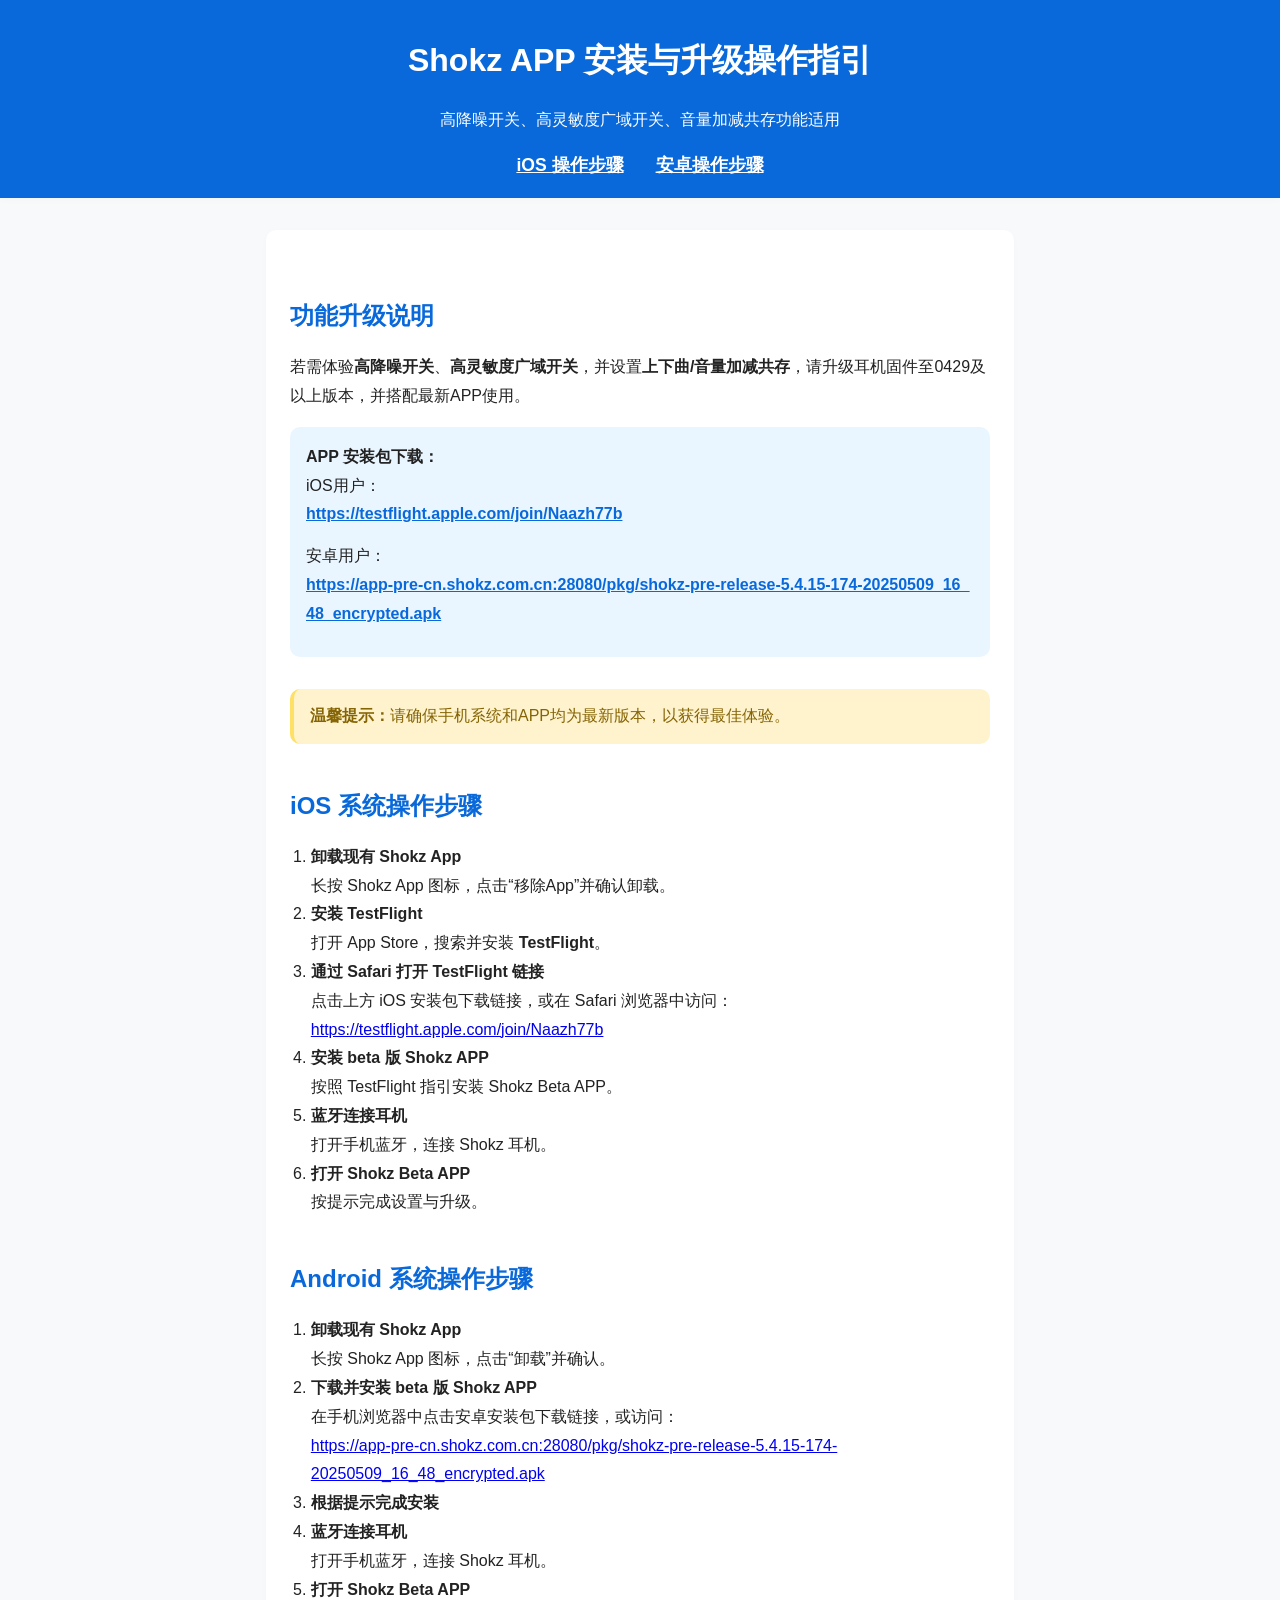
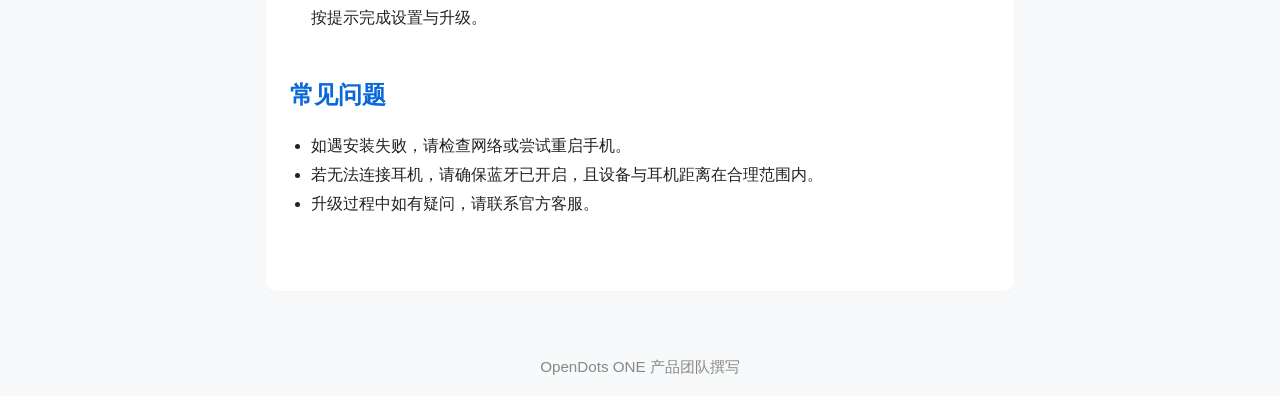
<file: shokzbetatest.html>
<!DOCTYPE html>
<html lang="zh-CN">
<head>
  <meta charset="UTF-8">
  <meta name="viewport" content="width=device-width,initial-scale=1">
  <title>Shokz APP 安装与升级操作指引</title>
  <meta name="description" content="Shokz 高降噪开关、高灵敏度广域开关及音量加减共存功能升级操作说明，涵盖iOS和安卓系统。">
  <style>
    :root {
      --main-color: #0969da;
      --bg-light: #f8f9fa;
      --border-radius: 10px;
      --shadow: 0 2px 8px rgba(0,0,0,0.02);
    }
    body {
      margin: 0;
      font-family: 'Noto Sans SC', 'Microsoft YaHei', Arial, sans-serif;
      background: var(--bg-light);
      color: #222;
      line-height: 1.8;
    }
    header {
      background: var(--main-color);
      color: #fff;
      padding: 2rem 1rem 1rem 1rem;
      text-align: center;
      box-shadow: var(--shadow);
    }
    header h1 {
      margin: 0 0 0.5em 0;
      font-size: 2rem;
    }
    nav {
      margin: 1rem auto 0 auto;
      display: flex;
      justify-content: center;
      gap: 2rem;
      flex-wrap: wrap;
    }
    nav a {
      color: #fff;
      text-decoration: underline;
      font-weight: bold;
      font-size: 1.1rem;
      transition: color 0.2s;
    }
    nav a:hover {
      color: #ffd700;
    }
    main {
      margin: 2rem auto;
      max-width: 700px;
      background: #fff;
      border-radius: var(--border-radius);
      box-shadow: var(--shadow);
      padding: 2rem 1.5rem;
    }
    h2 {
      color: var(--main-color);
      margin-top: 2rem;
      margin-bottom: 1rem;
    }
    .section {
      margin-bottom: 2.5rem;
    }
    ol, ul {
      padding-left: 1.3em;
    }
    .download-links {
      background: #eaf6ff;
      padding: 1em;
      border-radius: var(--border-radius);
      margin: 1em 0 2em 0;
      word-break: break-all;
    }
    .download-links a {
      display: block;
      margin-bottom: 0.8em;
      color: var(--main-color);
      font-weight: bold;
      text-decoration: underline;
      font-size: 1em;
    }
    .note {
      background: #fff3cd;
      color: #856404;
      border-left: 4px solid #ffe066;
      padding: 0.8em 1em;
      border-radius: var(--border-radius);
      margin: 1.2em 0;
    }
    footer {
      text-align: center;
      padding: 2em 0 1em 0;
      color: #888;
      font-size: 0.95em;
      background: transparent;
    }
    @media (max-width: 600px) {
      main { padding: 1rem 0.5rem; }
      nav { gap: 1rem; }
      .download-links a { font-size: 0.97em; }
    }
  </style>
</head>
<body>
  <header>
    <h1>Shokz APP 安装与升级操作指引</h1>
    <div>高降噪开关、高灵敏度广域开关、音量加减共存功能适用</div>
    <nav>
      <a href="#ios">iOS 操作步骤</a>
      <a href="#android">安卓操作步骤</a>
    </nav>
  </header>
  <main>
    <section class="section">
      <h2>功能升级说明</h2>
      <p>
        若需体验<strong>高降噪开关</strong>、<strong>高灵敏度广域开关</strong>，并设置<strong>上下曲/音量加减共存</strong>，请升级耳机固件至0429及以上版本，并搭配最新APP使用。
      </p>
      <div class="download-links">
        <strong>APP 安装包下载：</strong><br>
        iOS用户：<a href="https://testflight.apple.com/join/Naazh77b" target="_blank" rel="noopener">https://testflight.apple.com/join/Naazh77b</a>
        安卓用户：<a href="https://app-pre-cn.shokz.com.cn:28080/pkg/shokz-pre-release-5.4.15-174-20250509_16_48_encrypted.apk" target="_blank" rel="noopener">https://app-pre-cn.shokz.com.cn:28080/pkg/shokz-pre-release-5.4.15-174-20250509_16_48_encrypted.apk</a>
      </div>
      <div class="note">
        <strong>温馨提示：</strong>请确保手机系统和APP均为最新版本，以获得最佳体验。
      </div>
    </section>
    <section id="ios" class="section">
      <h2>iOS 系统操作步骤</h2>
      <ol>
        <li><strong>卸载现有 Shokz App</strong> <br>
          长按 Shokz App 图标，点击“移除App”并确认卸载。
        </li>
        <li><strong>安装 TestFlight</strong> <br>
          打开 App Store，搜索并安装 <b>TestFlight</b>。
        </li>
        <li><strong>通过 Safari 打开 TestFlight 链接</strong> <br>
          点击上方 iOS 安装包下载链接，或在 Safari 浏览器中访问：<br>
          <a href="https://testflight.apple.com/join/Naazh77b" target="_blank" rel="noopener">https://testflight.apple.com/join/Naazh77b</a>
        </li>
        <li><strong>安装 beta 版 Shokz APP</strong> <br>
          按照 TestFlight 指引安装 Shokz Beta APP。
        </li>
        <li><strong>蓝牙连接耳机</strong> <br>
          打开手机蓝牙，连接 Shokz 耳机。
        </li>
        <li><strong>打开 Shokz Beta APP</strong> <br>
          按提示完成设置与升级。
        </li>
      </ol>
    </section>
    <section id="android" class="section">
      <h2>Android 系统操作步骤</h2>
      <ol>
        <li><strong>卸载现有 Shokz App</strong> <br>
          长按 Shokz App 图标，点击“卸载”并确认。
        </li>
        <li><strong>下载并安装 beta 版 Shokz APP</strong> <br>
          在手机浏览器中点击安卓安装包下载链接，或访问：<br>
          <a href="https://app-pre-cn.shokz.com.cn:28080/pkg/shokz-pre-release-5.4.15-174-20250509_16_48_encrypted.apk" target="_blank" rel="noopener">https://app-pre-cn.shokz.com.cn:28080/pkg/shokz-pre-release-5.4.15-174-20250509_16_48_encrypted.apk</a>
        </li>
        <li><strong>根据提示完成安装</strong></li>
        <li><strong>蓝牙连接耳机</strong> <br>
          打开手机蓝牙，连接 Shokz 耳机。
        </li>
        <li><strong>打开 Shokz Beta APP</strong> <br>
          按提示完成设置与升级。
        </li>
      </ol>
    </section>
    <section class="section">
      <h2>常见问题</h2>
      <ul>
        <li>如遇安装失败，请检查网络或尝试重启手机。</li>
        <li>若无法连接耳机，请确保蓝牙已开启，且设备与耳机距离在合理范围内。</li>
        <li>升级过程中如有疑问，请联系官方客服。</li>
      </ul>
    </section>
  </main>
  <footer>
    OpenDots ONE 产品团队撰写
  </footer>
</body>
</html>
</file>
<file: site.css>
:root{
  --accent:#0071e3;
  --paper:#f3f3f5;
  --ink:#1d1d1f;
  --muted:#6e6e73;
  --line:#d2d2d7;
  --wash:#eaeaed;
  --surface:#ffffff;
  --sans:-apple-system,BlinkMacSystemFont,"SF Pro Text","Helvetica Neue","Helvetica","Arial",sans-serif;
  --zh-hans:"PingFang SC","Hiragino Sans GB","Microsoft YaHei",sans-serif;
  --zh-hant:"PingFang HK","PingFang TC","Hiragino Sans CNS","Microsoft JhengHei",sans-serif
}
*{box-sizing:border-box}
html{scroll-behavior:smooth;scroll-padding-top:var(--header-offset, 72px)}
body{margin:0;background:var(--paper);color:var(--ink);font-family:var(--sans);font-size:17px;line-height:1.47059;font-weight:400;letter-spacing:-.022em}
html:lang(zh-Hans) body{font-family:-apple-system,BlinkMacSystemFont,var(--zh-hans)}
html:lang(zh-Hant) body{font-family:-apple-system,BlinkMacSystemFont,var(--zh-hant)}
a{color:var(--accent);text-decoration:none}
button,a{-webkit-tap-highlight-color:transparent}
a:focus-visible{outline:3px solid color-mix(in srgb,var(--accent) 35%,white);outline-offset:3px}
a:hover{text-decoration:underline;text-underline-offset:3px}
::selection{background:#b3d7ff}
h1,h2,h3,p{margin:0}
h1,h2,h3{text-wrap:balance;font-weight:600;letter-spacing:-.015em}
img{display:block;max-width:100%}
.numeric-safe,.digit-zero{font-variant-numeric:lining-nums tabular-nums;font-feature-settings:"tnum" 1,"lnum" 1,"zero" 1}
.digit-zero{font-family:ui-monospace,SFMono-Regular,Menlo,Consolas,monospace;font-weight:600}
.site-shell{max-width:980px;margin:auto;padding:0 22px}
.site-header{position:sticky;top:0;z-index:40;min-height:52px;display:flex;align-items:center;justify-content:space-between;gap:18px;border-bottom:1px solid var(--line);flex-wrap:wrap;margin:0 -22px;padding:12px 22px;background:var(--paper);background:color-mix(in srgb,var(--paper) 88%,transparent);backdrop-filter:saturate(180%) blur(20px);-webkit-backdrop-filter:saturate(180%) blur(20px)}
.site-nav{display:flex;flex-wrap:wrap;gap:8px 16px;justify-content:flex-start;margin:0;font-size:13px}
.site-nav a,.nav-link{position:relative;color:var(--muted);font-weight:500;text-decoration:none;padding:6px 0;transition:color .22s ease,transform .22s ease}
.site-nav a::after,.nav-link::after{content:"";position:absolute;left:0;right:0;bottom:1px;height:2px;border-radius:2px;background:var(--accent);transform:scaleX(0);transform-origin:left center;opacity:0;transition:transform .28s cubic-bezier(.22,1,.36,1),opacity .2s ease}
.site-nav a:hover,.nav-link:hover{color:var(--ink);text-decoration:none}
.site-nav a:hover::after,.nav-link:hover::after{transform:scaleX(.42);opacity:.55}
.site-nav a.is-active,.nav-link.is-active,.site-nav a[aria-current="location"]{color:var(--accent);font-weight:600;transform:translateY(-1px)}
.site-nav a.is-active::after,.nav-link.is-active::after,.site-nav a[aria-current="location"]::after{transform:scaleX(1);opacity:1}
.languages{display:flex;gap:8px;font-size:12px;margin-left:auto;border-left:1px solid var(--line);padding-left:14px;align-items:center}
.languages .lang-sep{color:var(--line);user-select:none}
.timeline-body h3 .role-inline{color:var(--ink);font-weight:600}
.timeline-body h3 .entity-link{margin-right:6px}
.languages a{color:var(--muted)}
.languages [aria-current]{color:var(--accent);font-weight:600}
.hero{display:grid;grid-template-columns:180px 1fr;gap:36px;align-items:start;padding:48px 0 36px}
.eyebrow{text-transform:uppercase;letter-spacing:.08em;font-size:12px;font-weight:600;color:var(--muted)}
h1{font-size:clamp(36px,5vw,48px);line-height:1.08349;margin:10px 0 8px;white-space:pre-line;color:var(--ink);font-weight:600}
.hero-role{font-size:19px;color:var(--ink);font-weight:600;margin-bottom:10px;display:flex;flex-wrap:wrap;align-items:baseline;gap:8px 10px}
.hero-role .hero-org{font-weight:600}
.hero-role-title{color:var(--ink)}
.hero-description{color:var(--muted);max-width:560px;font-size:17px;line-height:1.47059;white-space:pre-line}
.quick-links{display:flex;flex-wrap:wrap;gap:8px 10px;align-items:center;margin-top:16px;font-size:14px}
.quick-links .dot,.out-links .dot{color:var(--line)}
.hero-actions{display:flex;gap:18px;align-items:center;margin-top:22px}
.button{display:inline-flex;padding:10px 18px;align-items:center;gap:10px;font-size:14px;border-radius:980px;text-decoration:none;font-weight:500}
.primary{background:var(--accent);color:#fff}
.primary:hover{color:#fff;filter:brightness(.96);text-decoration:none}
.text-link{font-size:14px;color:var(--accent)}
.identity-card{max-width:180px}
.identity-art{width:180px;height:220px;background:var(--wash);overflow:hidden;border-radius:18px}
.identity-art img{width:100%;height:100%;object-fit:cover;object-position:center 18%}
.portrait-monogram{height:100%;display:grid;place-items:center;font-size:64px;color:var(--accent);font-weight:600}
.entity-link{color:var(--accent)}
.section{border-top:1px solid var(--line);padding:48px 0}
.section.section-continue{border-top:0;padding-top:12px}
.section.section-no-rule{border-top:0}
.section h2{font-size:28px;line-height:1.15;margin-top:8px}
.section-continue h2{margin-top:0}
.about{display:block}
.biography{color:var(--muted);padding-top:16px;white-space:pre-line;font-size:17px;max-width:72ch}
.section-intro{max-width:640px;color:var(--muted);margin-top:12px;font-size:15px}
.project-timeline{margin-top:22px;display:flex;flex-direction:column;gap:0;--rail-x:7px}
.project-year-block{display:grid;grid-template-columns:72px minmax(0,1fr);gap:20px;align-items:start;position:relative;padding-bottom:40px;--rail-progress:0;transition:opacity .7s cubic-bezier(.22,1,.36,1),transform .7s cubic-bezier(.22,1,.36,1)}
.project-year-block.awaiting-reveal,.honor-card.featured.awaiting-reveal{opacity:0;transform:translateY(14px)}
.project-year-block:last-child{padding-bottom:0}
.project-year-rail{position:relative;display:flex;flex-direction:column;align-items:flex-start;min-height:100%;padding-top:6px;--rail-progress:inherit}
.project-year-rail::before,.project-year-rail::after{content:"";position:absolute;top:18px;bottom:-40px;left:var(--rail-x);width:1.5px;border-radius:2px;pointer-events:none}
.project-year-rail::before{background:linear-gradient(180deg,color-mix(in srgb,var(--accent) 28%,var(--line)),var(--line) 32%,color-mix(in srgb,var(--line) 35%,transparent));opacity:.9}
.project-year-rail::after{background:linear-gradient(180deg,var(--accent),color-mix(in srgb,var(--accent) 55%,var(--line)));transform:scaleY(var(--rail-progress,0));transform-origin:top center;opacity:.92;will-change:transform}
.project-year-block:last-child .project-year-rail::before,.project-year-block:last-child .project-year-rail::after{bottom:10px}
.project-year-node{position:relative;z-index:2;width:15px;height:15px;margin:0 0 10px;border-radius:50%;border:1.5px solid color-mix(in srgb,var(--accent) 42%,var(--line));background:var(--paper);box-shadow:0 0 0 4px var(--paper);flex:0 0 auto;transition:border-color .45s cubic-bezier(.22,1,.36,1),background-color .45s cubic-bezier(.22,1,.36,1),box-shadow .45s cubic-bezier(.22,1,.36,1),transform .45s cubic-bezier(.22,1,.36,1)}
.project-year-node::after{content:"";position:absolute;inset:3px;border-radius:50%;background:transparent;transition:background-color .45s cubic-bezier(.22,1,.36,1),transform .45s cubic-bezier(.22,1,.36,1)}
.project-year-block.is-active .project-year-node,.project-year-block.is-passed .project-year-node{border-color:var(--accent);background:color-mix(in srgb,var(--accent) 10%,var(--paper));box-shadow:0 0 0 4px var(--paper),0 0 0 7px color-mix(in srgb,var(--accent) 14%,transparent)}
.project-year-block.is-active .project-year-node{transform:scale(1.08)}
.project-year-block.is-active .project-year-node::after,.project-year-block.is-passed .project-year-node::after{background:var(--accent);transform:scale(1)}
.project-year-block.is-passed .project-year-node{box-shadow:0 0 0 4px var(--paper)}
.project-year-block.is-passed .project-year-node::after{background:color-mix(in srgb,var(--accent) 70%,var(--muted));transform:scale(.92)}
.project-year{font-size:20px;font-weight:600;color:color-mix(in srgb,var(--muted) 88%,var(--ink));letter-spacing:-.02em;line-height:1.1;position:sticky;top:var(--header-offset, 72px);z-index:1;background:linear-gradient(180deg,var(--paper) 72%,transparent);padding:2px 0 12px;transition:color .4s ease,letter-spacing .4s ease,transform .4s cubic-bezier(.22,1,.36,1)}
.project-year-block.is-active .project-year{color:var(--ink);letter-spacing:-.03em;transform:translateX(1px)}
.project-year-block.is-passed .project-year{color:var(--muted)}
.project-year-items{display:flex;flex-direction:column;gap:22px;min-width:0;padding-top:2px;transition:opacity .45s ease}
.project-year-block.is-upcoming .project-year-items{opacity:.72}
.project-year-block.is-active .project-year-items,.project-year-block.is-passed .project-year-items{opacity:1}
.project-year-block+.project-year-block .project-year-items{border-top:1px solid color-mix(in srgb,var(--line) 70%,transparent);padding-top:28px;margin-top:4px}
.project-card{display:grid;grid-template-columns:1fr;gap:14px;align-items:start;padding:0 0 4px;transition:transform .35s cubic-bezier(.22,1,.36,1)}
.project-year-block.is-active .project-card{transform:translateX(2px)}
.project-card.has-cover{grid-template-columns:minmax(160px,240px) minmax(0,1fr);gap:20px}
.project-cover{border-radius:14px;overflow:hidden;border:1px solid var(--line);background:var(--surface);line-height:0;transition:border-color .35s ease,box-shadow .35s ease}
.project-cover img{width:100%;height:auto;display:block;transition:transform .55s cubic-bezier(.22,1,.36,1)}
.project-card:hover .project-cover{border-color:color-mix(in srgb,var(--accent) 28%,var(--line));box-shadow:0 12px 28px #1d1d1f10}
.project-card:hover .project-cover img{transform:scale(1.03)}
.project-card h3{font-size:20px;font-weight:600;line-height:1.35;transition:color .3s ease}
.project-card:hover h3{color:color-mix(in srgb,var(--ink) 90%,var(--accent))}
.project-card p{font-size:15px;color:var(--muted);margin:8px 0 12px;white-space:pre-line}
.project-card .venue{color:var(--ink);font-weight:500;margin:6px 0 0}
.out-links{display:flex;flex-wrap:wrap;gap:8px 10px;align-items:center}
.pending-label{font-size:13px;color:var(--muted);display:inline-block;padding-bottom:4px;border-bottom:1px dashed var(--line)}
.timeline{margin-top:18px;display:flex;flex-direction:column;gap:4px}
.timeline-row{display:grid;grid-template-columns:64px 150px minmax(0,1fr);gap:18px;padding:18px 0;border-bottom:1px solid var(--line);align-items:start}
.timeline-row:last-child{border-bottom:0}
.org-logo-link{display:inline-flex;border-radius:14px;text-decoration:none;outline:none}
.org-logo-link:hover{text-decoration:none}
.org-logo-link:hover .org-logo,.org-logo-link:focus-visible .org-logo{border-color:color-mix(in srgb,var(--accent) 55%,var(--line));box-shadow:0 0 0 3px color-mix(in srgb,var(--accent) 18%,transparent);background:var(--surface)}
.org-logo-link:focus-visible{outline:none}
.org-logo{width:64px;height:64px;border-radius:14px;overflow:hidden;background:var(--surface);border:1px solid var(--line);display:grid;place-items:center;transition:border-color .18s ease,box-shadow .18s ease,background-color .18s ease}
.org-logo img{width:100%;height:100%;object-fit:contain;padding:8px}
.timeline-row h3{font-size:18px;font-weight:600}
.period{font-size:13px;color:var(--muted);padding-top:4px}
.role{font-size:15px;color:var(--ink);font-weight:600;margin:4px 0 6px}
.timeline-row p,.writing-row p,.publication-row p{font-size:15px;color:var(--muted);white-space:pre-line}
.product-strip{display:grid;grid-template-columns:repeat(3,minmax(0,1fr));gap:12px;margin-top:16px}
.product-tile{display:flex;flex-direction:column;gap:10px;min-width:0;color:inherit;text-decoration:none;border-radius:16px;overflow:hidden;border:1px solid var(--line);background:var(--surface);transition:transform .18s ease,box-shadow .18s ease,border-color .18s ease}
@container timeline (max-width:520px){
  .product-strip{gap:8px}
}
a.product-tile:hover{text-decoration:none;border-color:color-mix(in srgb,var(--accent) 35%,var(--line));box-shadow:0 10px 24px #1d1d1f12;transform:translateY(-2px)}
.product-tile-media{aspect-ratio:4/3;background:var(--wash);overflow:hidden}
.product-tile-media img{width:100%;height:100%;object-fit:cover;object-position:center}
.product-tile-name{font-size:13px;font-weight:600;padding:0 12px 12px;letter-spacing:-.01em}
.publications{margin-top:18px}
.publication-row{padding:18px 0;border-bottom:1px solid var(--line)}
.publication-row:last-child{border-bottom:0}
.publication-meta,.honor-meta{display:flex;justify-content:space-between;gap:12px;font-size:12px;color:var(--muted);text-transform:uppercase;letter-spacing:.04em;margin-bottom:8px}
.publication-row h3{font-size:18px;font-weight:600}
.venue{color:var(--ink)!important;font-weight:500;margin:6px 0 8px!important}
.honors{margin-top:20px;display:flex;flex-direction:column;gap:12px}
.honor-card{padding:16px 0;border-bottom:1px solid var(--line);background:transparent}
.honor-card:last-child{border-bottom:0}
.honor-card.featured{display:grid;grid-template-columns:280px 1fr;gap:22px;align-items:start;padding:20px;border:1px solid color-mix(in srgb,var(--line) 80%,var(--accent));border-radius:18px;background:linear-gradient(145deg,var(--surface) 0%,color-mix(in srgb,var(--wash) 70%,var(--surface)) 100%);margin-bottom:8px;position:relative;overflow:hidden;isolation:isolate;box-shadow:0 1px 0 #ffffffaa inset,0 10px 28px #1d1d1f08;transition:transform .55s cubic-bezier(.22,1,.36,1),box-shadow .55s cubic-bezier(.22,1,.36,1),border-color .4s ease,background .4s ease,opacity .55s cubic-bezier(.22,1,.36,1)}
.honor-card.featured.is-visible{transform:translateY(0);opacity:1}
.honor-card.featured::before{content:"";position:absolute;inset:-40% auto -40% -35%;width:42%;background:linear-gradient(105deg,transparent 0%,#ffffff00 35%,#ffffff55 50%,#ffffff00 65%,transparent 100%);transform:translateX(-120%) skewX(-18deg);opacity:0;pointer-events:none;z-index:2}
.honor-card.featured::after{content:"";position:absolute;inset:0 auto 0 0;width:3px;background:linear-gradient(180deg,color-mix(in srgb,var(--accent) 80%,white),var(--accent) 45%,color-mix(in srgb,var(--accent) 35%,transparent));opacity:.85;border-radius:18px 0 0 18px;z-index:2}
.honor-card.featured:hover{transform:translateY(-5px);border-color:color-mix(in srgb,var(--accent) 40%,var(--line));box-shadow:0 1px 0 #ffffffcc inset,0 18px 42px #1d1d1f14;background:var(--surface)}
.honor-card.featured:hover::before{opacity:1;animation:honor-sheen 1.15s cubic-bezier(.22,1,.36,1) 1}
.honor-card.featured .honor-body,.honor-card.featured .honor-cover{position:relative;z-index:1}
.honor-cover{border-radius:14px;overflow:hidden;border:1px solid var(--line);aspect-ratio:4/3;background:#111}
.honor-card.featured .honor-cover{box-shadow:0 8px 22px #1d1d1f12}
.honor-cover img{width:100%;height:100%;object-fit:cover;object-position:center 20%;transform:scale(1.01);transition:transform 1.05s cubic-bezier(.22,1,.36,1)}
.honor-card.featured:hover .honor-cover img{transform:scale(1.055)}
.honor-card h3{font-size:17px;font-weight:600;margin-bottom:6px}
.honor-card.featured h3{font-size:22px;transition:color .35s ease}
.honor-card.featured:hover h3{color:color-mix(in srgb,var(--ink) 88%,var(--accent))}
.honor-card p{margin:0 0 10px;font-size:15px;color:var(--muted)}
.honor-card.featured .text-link{display:inline-flex;align-items:center;gap:6px;transition:gap .3s ease,transform .3s ease}
.honor-card.featured .text-link::after{content:"";width:0;height:1px;background:currentColor;transition:width .3s ease;opacity:.7}
.honor-card.featured:hover .text-link{gap:10px;text-decoration:none}
.honor-card.featured:hover .text-link::after{width:18px}
@keyframes honor-sheen{from{transform:translateX(-120%) skewX(-18deg)}to{transform:translateX(320%) skewX(-18deg)}}
.empty{font-size:15px;color:var(--muted);padding:18px 0}
.contact-section{background:var(--wash);padding:34px;margin:8px 0 42px;border-radius:22px}
.contact-grid{display:grid;grid-template-columns:1.1fr 1fr;gap:36px;align-items:start;margin-top:16px}
.contact-grid h2{font-size:32px;line-height:1.15;white-space:pre-line;margin:0;justify-self:start}
.contact-actions{display:flex;flex-direction:column;align-items:flex-end;gap:14px;text-align:right}
.contact-actions p{font-size:15px;color:var(--muted);margin:0;white-space:pre-line}
.contact-actions .social-links{margin-top:0;justify-content:flex-end}
.social-links{display:flex;flex-wrap:wrap;gap:14px;font-size:14px;margin-top:16px}
.site-footer{display:flex;justify-content:space-between;align-items:center;gap:20px;padding:18px 0 28px;border-top:1px solid var(--line);color:var(--muted);font-size:12px}
.site-footer a{color:var(--muted)}
.back-top{display:inline-flex;align-items:center;justify-content:center;width:32px;height:32px;border-radius:50%;color:var(--muted);border:1px solid var(--line);background:var(--surface);transition:color .15s ease,border-color .15s ease,background .15s ease}
.back-top:hover{color:var(--accent);border-color:color-mix(in srgb,var(--accent) 35%,var(--line));background:color-mix(in srgb,var(--accent) 6%,var(--surface));text-decoration:none}
.back-top svg{display:block}
.skip-link{position:fixed;top:-100px;left:20px;background:var(--ink);color:white;padding:10px;z-index:5}
.skip-link:focus{top:10px;z-index:50}
p,h1,h2,h3,span,a{overflow-wrap:break-word;word-break:normal}
.timeline-body,.project-body,.hero-copy,.contact-actions{min-width:0}
.timeline-body{container-type:inline-size;container-name:timeline}
@media(max-width:850px){
  .site-shell{padding:0 18px}
  .site-header{margin:0 -18px;padding:12px 18px}
  .hero{gap:24px;padding:36px 0 28px}
  .section{padding:36px 0}
  .project-card.has-cover{grid-template-columns:minmax(140px,200px) minmax(0,1fr)}
  .languages{border:0;padding:0;margin-left:auto}
  .timeline-row{grid-template-columns:56px minmax(0,1fr);gap:12px 14px}
  .timeline-row > :first-child{grid-column:1;grid-row:1}
  .timeline-row .period{grid-column:2;grid-row:1;padding-top:0;align-self:center}
  .timeline-row .timeline-body{grid-column:1 / -1;grid-row:2}
  .contact-grid{grid-template-columns:1fr;gap:18px}
  .contact-actions{align-items:flex-start;text-align:left}
  .contact-actions .social-links{justify-content:flex-start}
  .product-strip{gap:8px}
}
@media(min-width:561px){
  .site-header{
    margin:0;
    padding:7px 10px;
    border:1px solid var(--line);
    border-top:0;
    border-radius:0 0 16px 16px;
    background:var(--surface);
    background:color-mix(in srgb,var(--surface) 92%,transparent);
    box-shadow:0 4px 14px #1d1d1f0a;
  }
  .site-nav{gap:3px;font-size:14px}
  .site-nav a,.languages a{display:inline-flex;align-items:center;justify-content:center}
  .site-nav a{min-height:40px;padding:0 14px;border-radius:10px;color:var(--ink)}
  .site-nav a::after,.languages .lang-sep{display:none}
  .site-nav a:hover,.languages a:hover{background:var(--wash);text-decoration:none}
  .site-nav a[aria-current="location"]{background:var(--ink);color:white;transform:none}
  .languages{gap:1px;padding:3px;border:1px solid var(--line);border-radius:10px;background:var(--wash)}
  .languages a{min-width:32px;min-height:30px;padding:0 6px;border-radius:7px}
  .languages a[aria-current="page"]{background:var(--surface);box-shadow:0 1px 3px #0002}
}
@media(max-width:560px){
  html{scroll-padding-top:var(--header-offset, 108px)}
  .site-shell{padding:0 16px}
  .site-header{margin:0 -16px;padding:7px 12px;gap:4px 8px;box-shadow:0 2px 10px #2428300a}
  .site-nav{gap:1px;max-width:100%;font-size:13px}
  .site-nav a,.languages a{display:inline-flex;align-items:center;justify-content:center}
  .site-nav a{min-height:44px;min-width:44px;padding:0 6px;border-radius:10px;color:var(--ink)}
  .site-nav a[aria-current="location"]{background:var(--ink);color:white;transform:none}
  .site-nav a::after,.lang-sep{display:none}
  .languages{gap:0;margin-left:auto;padding:2px;border:1px solid var(--line);border-radius:10px;background:var(--wash)}
  .languages a{min-height:32px;min-width:26px;padding:0 3px;border-radius:7px}
  .languages [aria-current]{background:var(--surface);box-shadow:0 1px 3px #0002}
  .hero{grid-template-columns:clamp(80px,23vw,110px) minmax(0,1fr);padding:22px 0;gap:4px 16px}
  .hero-copy{display:contents}
  .identity-card{grid-column:1;grid-row:1 / span 3;align-self:center}
  .identity-card,.identity-art{width:100%;max-width:none}
  .identity-art{height:auto;aspect-ratio:4/5}
  .hero .eyebrow,.hero h1,.hero-role{grid-column:2}
  .hero .eyebrow{font-size:10px;align-self:end}
  .hero h1{font-size:clamp(26px,7vw,36px);margin:0;align-self:center;text-wrap:wrap}
  .hero h1:lang(en){font-size:clamp(17px,5.6vw,28px)}
  .hero-role{font-size:15px;line-height:1.4;gap:1px 8px;margin:0}
  .hero-description,.quick-links,.hero-actions{grid-column:1 / -1}
  .quick-links{margin-top:10px}
  .hero-actions{flex-wrap:wrap;gap:12px 16px;margin-top:8px}
  .product-strip{margin-top:12px;gap:6px}
  .product-tile{gap:5px;border-radius:9px}
  .product-tile-media{aspect-ratio:3/2}
  .product-tile-name{font-size:12px;padding:0 4px 6px;text-align:center;line-height:1.35}
  #education .timeline-body h3{display:grid;gap:3px;text-wrap:wrap;line-break:strict}
  #education .role-inline{font-size:15px;line-height:1.45}
  .section{padding:28px 0}
  .section h2{font-size:24px}
  .project-timeline{--rail-x:6px}
  .project-year-block{grid-template-columns:48px minmax(0,1fr);gap:12px;padding-bottom:28px}
  .project-year-rail::before,.project-year-rail::after{bottom:-28px}
  .project-year-block:last-child .project-year-rail::before,.project-year-block:last-child .project-year-rail::after{bottom:8px}
  .project-year-node{width:13px;height:13px;margin-bottom:8px}
  .project-year-node::after{inset:2.5px}
  .project-year{font-size:16px;top:var(--header-offset, 108px)}
  .project-year-block+.project-year-block .project-year-items{padding-top:20px}
  .project-year-block.is-active .project-card{transform:none}
  .project-card.has-cover{grid-template-columns:1fr;gap:14px}
  .project-card h3{font-size:18px}
  .honor-card.featured{grid-template-columns:1fr;padding:16px}
  .timeline-row{padding:16px 0;gap:10px 12px}
  .timeline-row h3{font-size:17px}
  .org-logo,.org-logo--empty{width:48px;height:48px;border-radius:12px}
  .contact-grid h2{font-size:26px}
  .contact-section{padding:20px;margin:4px 0 24px;border-radius:18px}
  .site-footer{gap:10px}
  .site-footer .back-top{flex-shrink:0}
}
@media(prefers-reduced-motion:reduce){
  html{scroll-behavior:auto}
  .site-nav a,.nav-link,.site-nav a::after,.nav-link::after{transition:none}
  .site-nav a.is-active,.nav-link.is-active,.site-nav a[aria-current="location"]{transform:none}
  .honor-card.featured,.honor-card.featured .honor-cover img,.honor-card.featured .text-link,.honor-card.featured h3{transition:none;animation:none}
  .honor-card.featured{opacity:1;transform:none}
  .honor-card.featured:hover{transform:none}
  .honor-card.featured:hover::before{animation:none;opacity:0}
  .honor-card.featured:hover .honor-cover img{transform:none}
  .project-year-block,.project-year-node,.project-year-node::after,.project-year,.project-year-items,.project-card,.project-cover,.project-cover img,.project-card h3{transition:none!important}
  .project-year-block{opacity:1;transform:none}
  .project-year-block.is-active .project-year-node,.project-year-block.is-active .project-card,.project-year-block.is-active .project-year{transform:none}
  .project-card:hover .project-cover img{transform:none}
}
</file>
